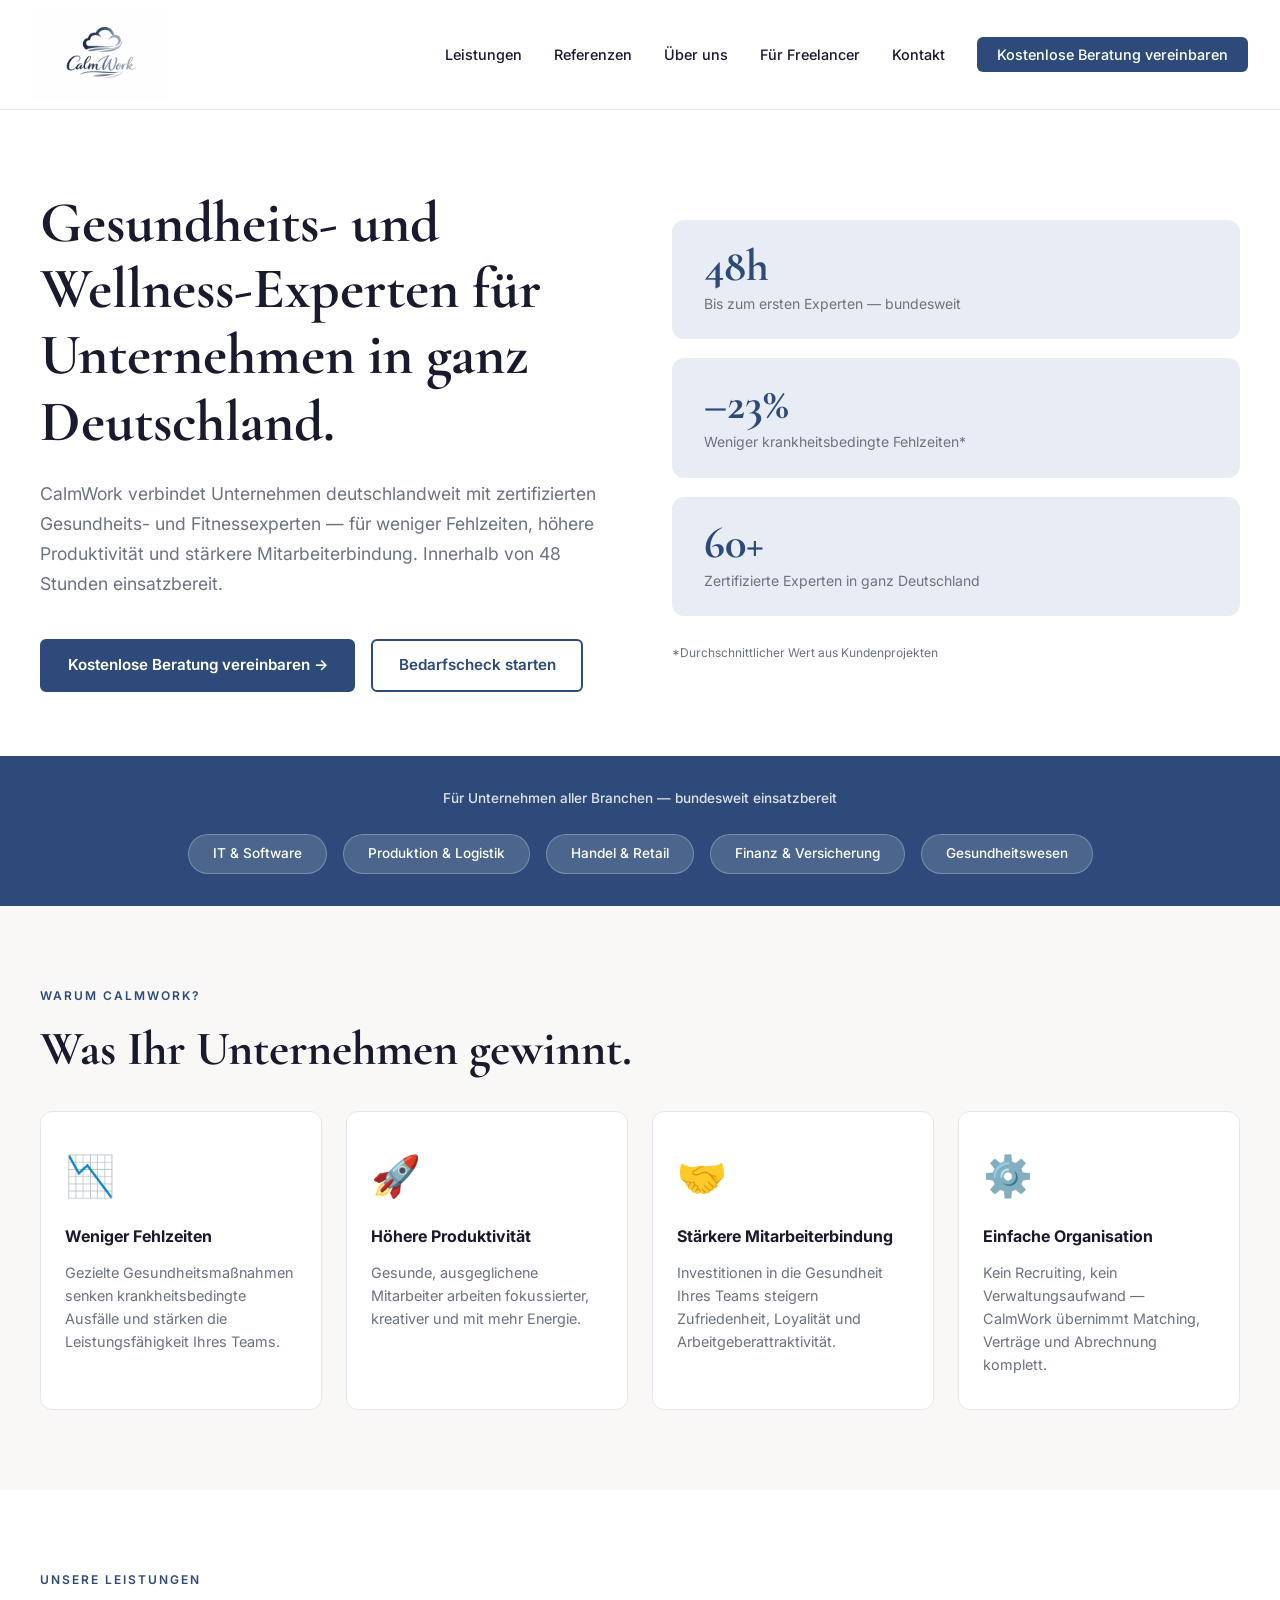
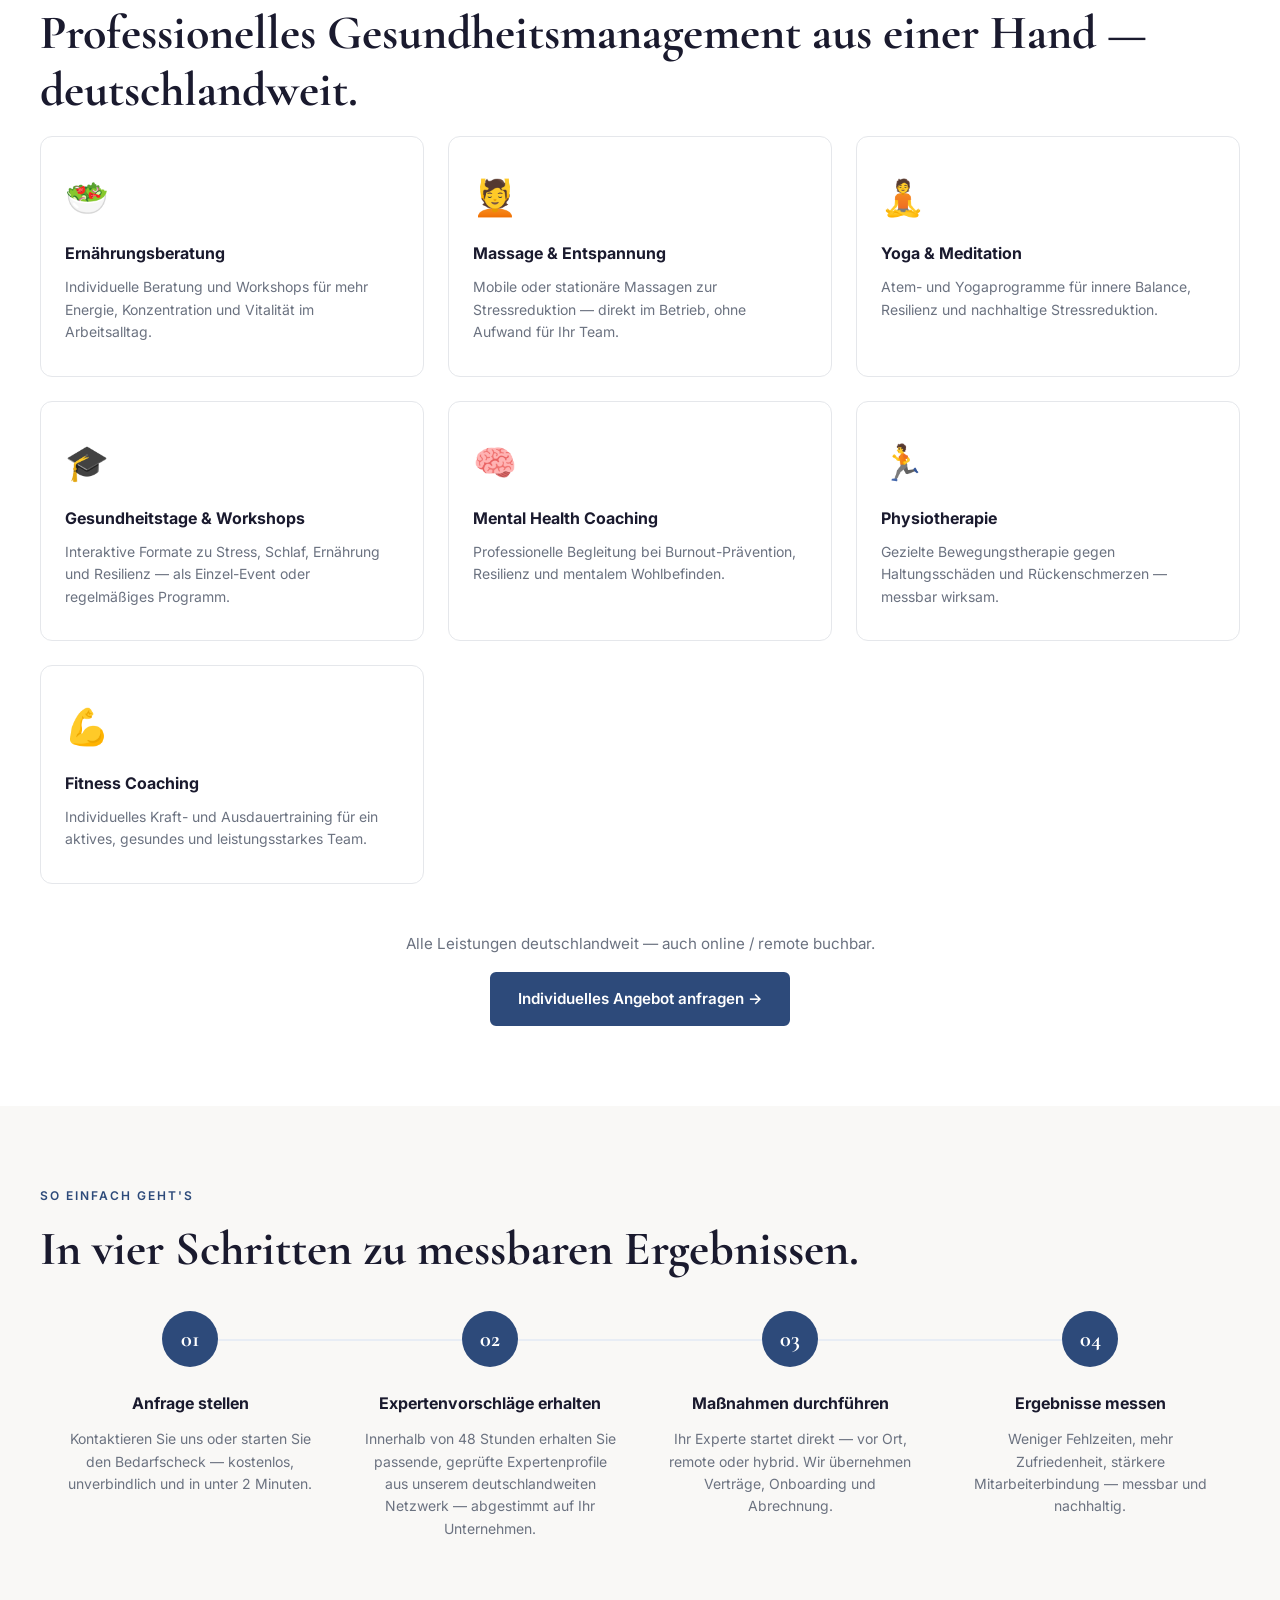
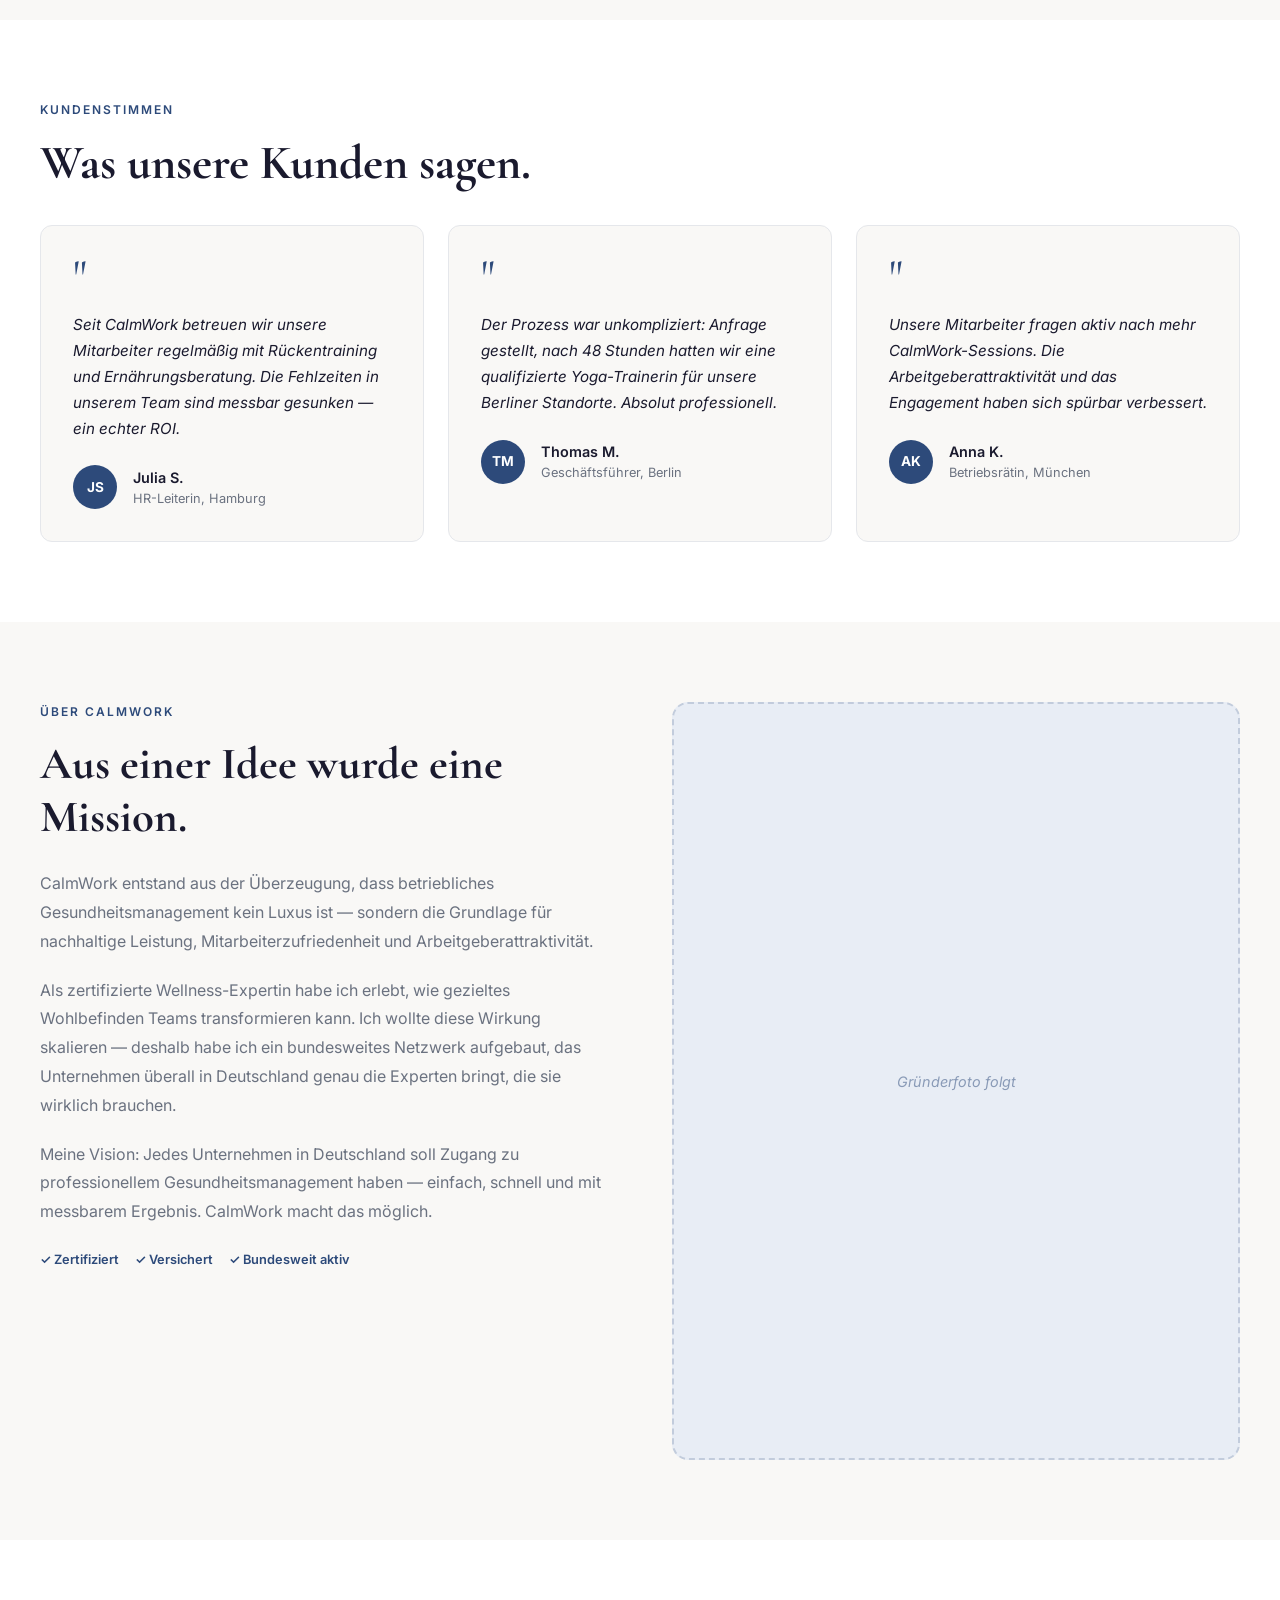
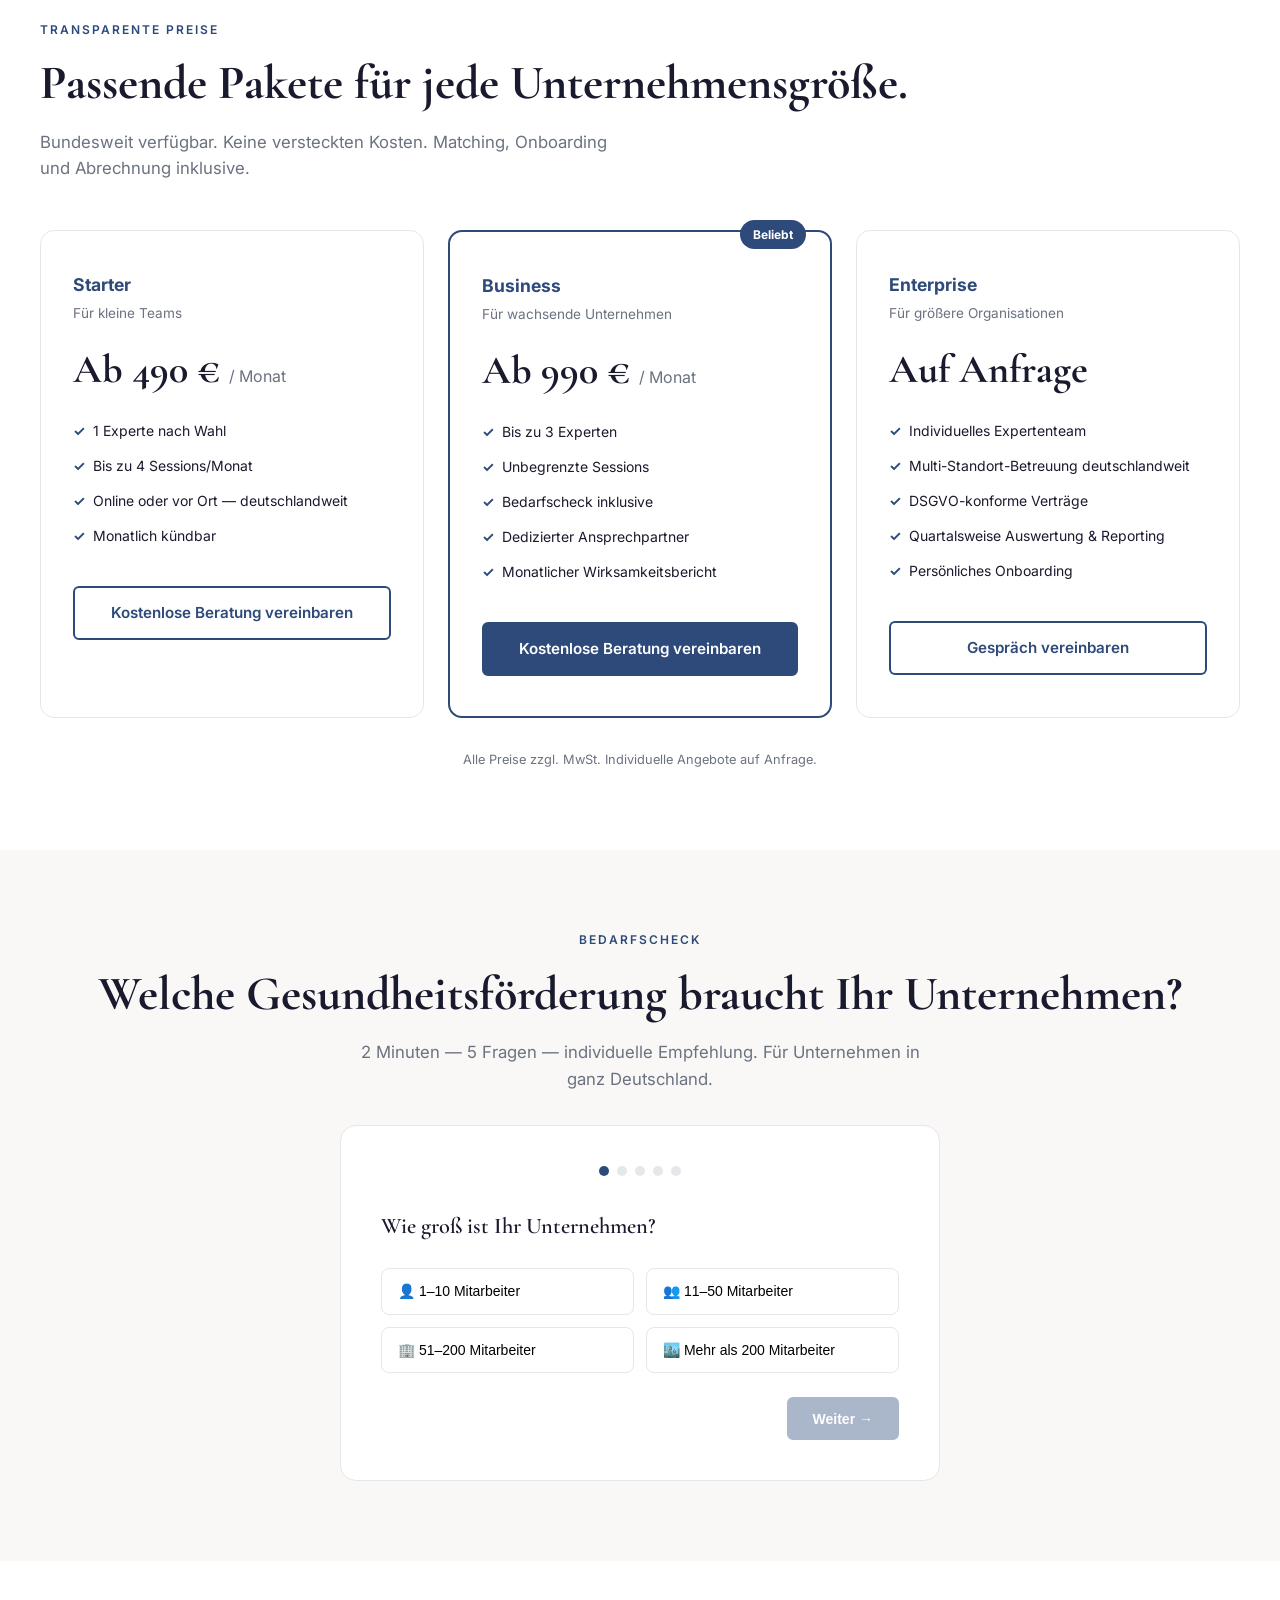
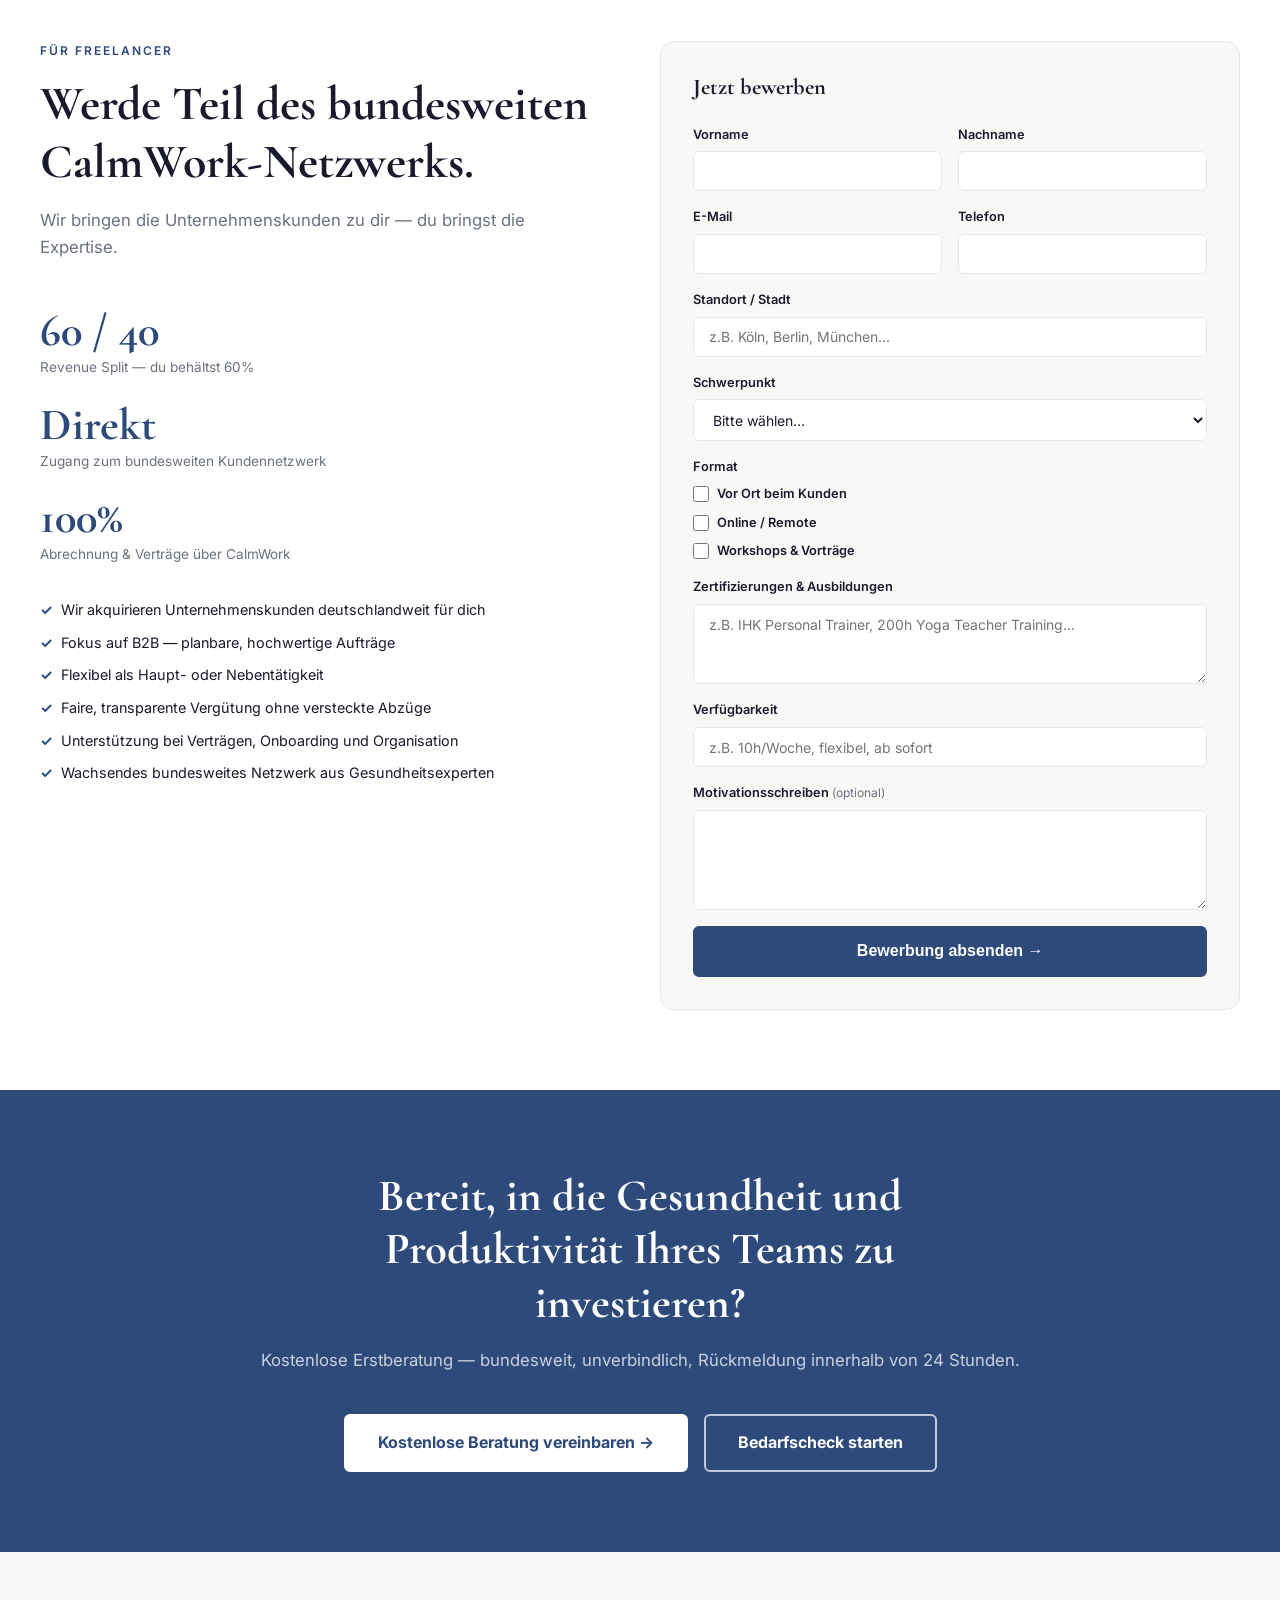
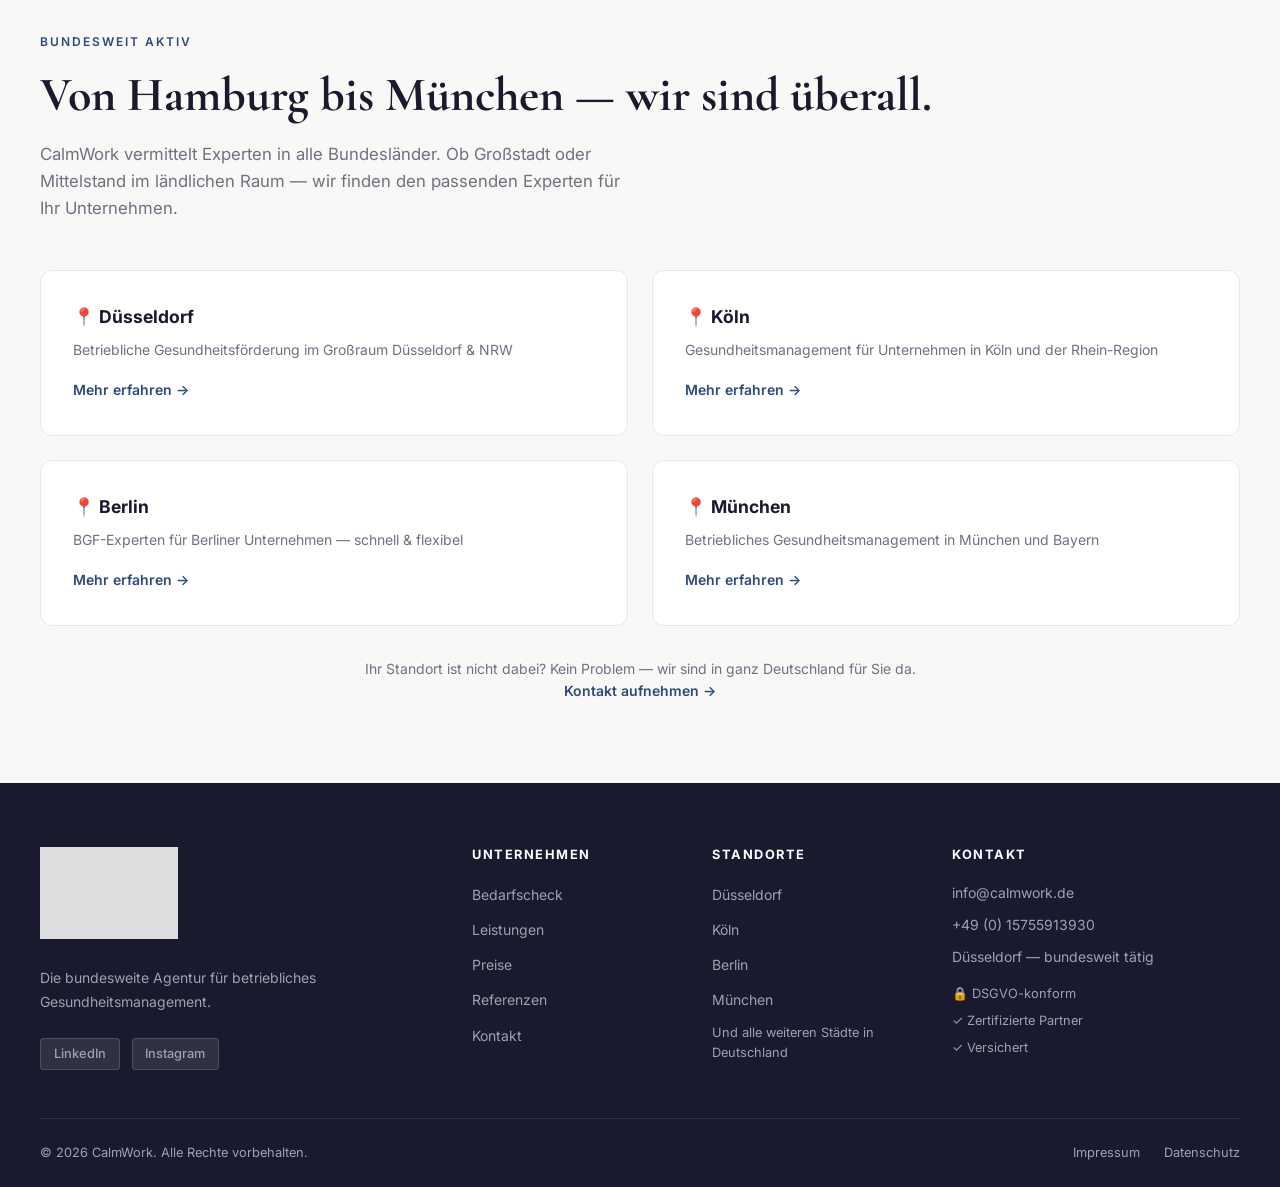
<file: index.html>
<!-- CalmWork Website | Logo: ./logo.png -->
<!DOCTYPE html>
<html lang="de" hreflang="de">
<head>
  <meta charset="UTF-8">
  <meta name="viewport" content="width=device-width, initial-scale=1.0">
  <title>CalmWork – BGF Agentur | Betriebliches Gesundheitsmanagement deutschlandweit</title>
  <meta name="description" content="CalmWork vermittelt zertifizierte Gesundheits- und Fitness-Experten an Unternehmen in ganz Deutschland. Betriebliche Gesundheitsförderung — individuell, flexibel, in 48h.">
  <meta name="keywords" content="betriebliche Gesundheitsförderung Deutschland, BGF Agentur bundesweit, betriebliches Gesundheitsmanagement, BGM Agentur, Gesundheitsförderung Unternehmen, Fitness Coaching Betrieb, Mitarbeiterbindung Gesundheit, Fehlzeitenreduktion">
  <meta property="og:title" content="CalmWork – Betriebliches Gesundheitsmanagement deutschlandweit">
  <meta property="og:description" content="Zertifizierte BGF-Experten für Unternehmen in ganz Deutschland — weniger Fehlzeiten, mehr Produktivität, innerhalb von 48h.">
  <link rel="canonical" href="https://calmwork.de/">
  <link rel="preconnect" href="https://fonts.googleapis.com">
  <link rel="preconnect" href="https://fonts.gstatic.com" crossorigin>
  <link href="https://fonts.googleapis.com/css2?family=Cormorant+Garamond:wght@400;500;600;700&family=Inter:wght@400;500;600;700&display=swap" rel="stylesheet">
  <style>
    :root {
      --bg: #FFFFFF;
      --bg-soft: #F9F8F6;
      --navy: #2d4a7a;
      --navy-dark: #1a1a2e;
      --navy-light: #e8edf5;
      --text: #1a1a2e;
      --text-muted: #6b7280;
      --border: #e5e7eb;
      --footer-bg: #1a1a2e;
      --footer-text: #9ca3af;
    }

    *, *::before, *::after { box-sizing: border-box; margin: 0; padding: 0; }

    html { scroll-behavior: smooth; }

    body {
      font-family: 'Inter', sans-serif;
      color: var(--text);
      background: var(--bg);
      line-height: 1.6;
      overflow-x: hidden;
    }

    h1, h2, h3, h4 { font-family: 'Cormorant Garamond', serif; line-height: 1.2; }

    a { color: inherit; text-decoration: none; }
    a:focus-visible { outline: 2px solid var(--navy); outline-offset: 2px; border-radius: 2px; }

    img { max-width: 100%; height: auto; }
    .nav-logo img { height: 92px; width: auto; }
    .footer-col img { height: 92px; width: auto; }

    /* ── NAV ── */
    nav {
      position: sticky;
      top: 0;
      z-index: 1000;
      background: var(--bg);
      border-bottom: 1px solid var(--border);
      padding: 0 2rem;
      display: flex;
      align-items: center;
      justify-content: space-between;
      height: 110px;
      transition: box-shadow 0.2s ease;
    }

    nav.scrolled { box-shadow: 0 2px 12px rgba(0,0,0,0.08); }

    .nav-logo { display: flex; align-items: center; }
    .nav-logo a { display: flex; align-items: center; }

    .nav-links {
      display: flex;
      align-items: center;
      gap: 2rem;
      list-style: none;
    }

    .nav-links a {
      font-size: 0.9rem;
      font-weight: 500;
      color: var(--text);
      transition: color 0.2s;
    }

    .nav-links a:hover { color: var(--navy); }

    .nav-cta {
      background: var(--navy);
      color: #fff !important;
      padding: 0.55rem 1.25rem;
      border-radius: 6px;
      font-weight: 600;
      font-size: 0.875rem;
      transition: background 0.2s, transform 0.15s;
    }

    .nav-cta:hover { background: var(--navy-dark); transform: translateY(-1px); }

    .hamburger {
      display: none;
      flex-direction: column;
      gap: 5px;
      cursor: pointer;
      background: none;
      border: none;
      padding: 4px;
    }

    .hamburger span {
      display: block;
      width: 24px;
      height: 2px;
      background: var(--text);
      transition: all 0.3s ease;
      transform-origin: center;
    }

    .hamburger.open span:nth-child(1) { transform: rotate(45deg) translate(5px, 5px); }
    .hamburger.open span:nth-child(2) { opacity: 0; }
    .hamburger.open span:nth-child(3) { transform: rotate(-45deg) translate(5px, -5px); }

    .mobile-overlay {
      display: none;
      position: fixed;
      inset: 0;
      background: var(--bg);
      z-index: 999;
      flex-direction: column;
      align-items: center;
      justify-content: center;
      gap: 2rem;
    }

    .mobile-overlay.open { display: flex; }

    .mobile-overlay a {
      font-size: 1.4rem;
      font-weight: 600;
      color: var(--text);
    }

    .mobile-overlay .nav-cta {
      font-size: 1rem;
      padding: 0.75rem 2rem;
    }

    .mobile-close {
      position: absolute;
      top: 1.5rem;
      right: 2rem;
      font-size: 2rem;
      background: none;
      border: none;
      cursor: pointer;
      color: var(--text);
      line-height: 1;
    }

    /* ── SECTION UTILITIES ── */
    section { padding: 5rem 2rem; }

    .container { max-width: 1200px; margin: 0 auto; }

    .section-label {
      font-family: 'Inter', sans-serif;
      font-size: 0.75rem;
      font-weight: 600;
      letter-spacing: 2px;
      text-transform: uppercase;
      color: var(--navy);
      margin-bottom: 1rem;
    }

    .section-heading {
      font-size: clamp(2rem, 4vw, 3rem);
      color: var(--text);
      margin-bottom: 1rem;
    }

    .section-sub {
      font-size: 1.05rem;
      color: var(--text-muted);
      margin-bottom: 3rem;
      max-width: 600px;
    }

    /* ── ANIMATIONS ── */
    .fade-in {
      opacity: 0;
      transform: translateY(24px);
      transition: opacity 0.55s ease, transform 0.55s ease;
    }

    .fade-in.visible { opacity: 1; transform: none; }

    .fade-in:nth-child(2) { transition-delay: 0.1s; }
    .fade-in:nth-child(3) { transition-delay: 0.2s; }
    .fade-in:nth-child(4) { transition-delay: 0.3s; }

    /* ── HERO ── */
    .hero {
      padding: 5rem 2rem 4rem;
      background: var(--bg);
    }

    .hero-inner {
      max-width: 1200px;
      margin: 0 auto;
      display: grid;
      grid-template-columns: 1fr 1fr;
      gap: 4rem;
      align-items: center;
    }

    .hero-headline {
      font-size: clamp(2.4rem, 5vw, 3.6rem);
      color: var(--navy-dark);
      line-height: 1.15;
      margin-bottom: 1.5rem;
    }

    .hero-sub {
      font-size: 1.1rem;
      color: var(--text-muted);
      margin-bottom: 2.5rem;
      line-height: 1.7;
    }

    .hero-ctas { display: flex; gap: 1rem; flex-wrap: wrap; }

    .btn-primary {
      background: var(--navy);
      color: #fff;
      padding: 0.8rem 1.6rem;
      border-radius: 6px;
      font-weight: 600;
      font-size: 0.95rem;
      border: 2px solid var(--navy);
      cursor: pointer;
      transition: background 0.2s, transform 0.15s;
      display: inline-block;
    }

    .btn-primary:hover { background: var(--navy-dark); border-color: var(--navy-dark); transform: translateY(-2px); }

    .btn-outline {
      background: transparent;
      color: var(--navy);
      padding: 0.8rem 1.6rem;
      border-radius: 6px;
      font-weight: 600;
      font-size: 0.95rem;
      border: 2px solid var(--navy);
      cursor: pointer;
      transition: background 0.2s, color 0.2s, transform 0.15s;
      display: inline-block;
    }

    .btn-outline:hover { background: var(--navy); color: #fff; transform: translateY(-2px); }

    .btn-outline:focus-visible, .btn-primary:focus-visible {
      outline: 2px solid var(--navy);
      outline-offset: 3px;
    }

    .hero-stats { display: flex; flex-direction: column; gap: 1.2rem; }

    .stat-card {
      background: var(--navy-light);
      border-radius: 12px;
      padding: 1.5rem 2rem;
    }

    .stat-number {
      font-family: 'Cormorant Garamond', serif;
      font-size: 2.8rem;
      font-weight: 700;
      color: var(--navy);
      line-height: 1;
      margin-bottom: 0.25rem;
    }

    .stat-label { font-size: 0.875rem; color: var(--text-muted); }

    .stat-note {
      font-size: 0.75rem;
      color: var(--text-muted);
      margin-top: 0.5rem;
    }

    /* ── TRUST BAR ── */
    .trust-bar {
      background: var(--navy);
      color: #fff;
      padding: 2rem;
      text-align: center;
    }

    .trust-bar-label {
      font-size: 0.85rem;
      font-weight: 500;
      margin-bottom: 1.5rem;
      opacity: 0.85;
    }

    .trust-logos {
      display: flex;
      justify-content: center;
      gap: 1rem;
      flex-wrap: wrap;
    }

    .trust-logo-badge {
      background: rgba(255,255,255,0.15);
      border: 1px solid rgba(255,255,255,0.25);
      border-radius: 999px;
      padding: 0.5rem 1.5rem;
      font-size: 0.85rem;
      font-weight: 500;
    }

    /* ── OUTCOMES ── */
    .outcomes { background: var(--bg-soft); }

    .outcomes-grid {
      display: grid;
      grid-template-columns: repeat(4, 1fr);
      gap: 1.5rem;
      margin-top: 2rem;
    }

    .outcome-card {
      background: var(--bg);
      border: 1px solid var(--border);
      border-radius: 12px;
      padding: 2rem 1.5rem;
    }

    .outcome-icon { font-size: 2.5rem; margin-bottom: 1rem; }

    .outcome-title {
      font-family: 'Inter', sans-serif;
      font-weight: 700;
      font-size: 1rem;
      margin-bottom: 0.75rem;
      color: var(--text);
    }

    .outcome-desc { font-size: 0.9rem; color: var(--text-muted); line-height: 1.6; }

    /* ── LEISTUNGEN ── */
    .leistungen { background: var(--bg); }

    .services-grid {
      display: grid;
      grid-template-columns: repeat(3, 1fr);
      gap: 1.5rem;
    }

    .service-card {
      background: var(--bg);
      border: 1px solid var(--border);
      border-radius: 12px;
      padding: 2rem 1.5rem;
      transition: border-color 0.2s ease, transform 0.2s ease, box-shadow 0.2s ease;
      cursor: default;
    }

    .service-card:hover {
      border-color: var(--navy);
      transform: translateY(-2px);
      box-shadow: 0 8px 24px rgba(45,74,122,0.1);
    }

    .service-icon { font-size: 2.2rem; margin-bottom: 1rem; }

    .service-title {
      font-family: 'Inter', sans-serif;
      font-weight: 700;
      font-size: 1rem;
      margin-bottom: 0.6rem;
    }

    .service-desc { font-size: 0.875rem; color: var(--text-muted); line-height: 1.6; }

    .services-cta {
      text-align: center;
      margin-top: 3rem;
    }

    .services-cta p {
      font-size: 0.95rem;
      color: var(--text-muted);
      margin-bottom: 1rem;
    }

    /* ── HOW IT WORKS ── */
    .how-it-works { background: var(--bg-soft); }

    .steps-grid {
      display: grid;
      grid-template-columns: repeat(4, 1fr);
      gap: 0;
      margin-top: 2rem;
      position: relative;
    }

    .steps-grid::before {
      content: '';
      position: absolute;
      top: 28px;
      left: calc(12.5% + 28px);
      right: calc(12.5% + 28px);
      height: 2px;
      background: var(--navy-light);
      z-index: 0;
    }

    .step {
      padding: 0 1.5rem;
      text-align: center;
      position: relative;
      z-index: 1;
    }

    .step-number {
      width: 56px;
      height: 56px;
      border-radius: 50%;
      background: var(--navy);
      color: #fff;
      font-family: 'Cormorant Garamond', serif;
      font-size: 1.4rem;
      font-weight: 700;
      display: flex;
      align-items: center;
      justify-content: center;
      margin: 0 auto 1.5rem;
    }

    .step-title {
      font-family: 'Inter', sans-serif;
      font-weight: 700;
      font-size: 1rem;
      margin-bottom: 0.75rem;
    }

    .step-desc { font-size: 0.875rem; color: var(--text-muted); line-height: 1.6; }

    /* ── REFERENZEN ── */
    .referenzen { background: var(--bg); }

    .testimonials-grid {
      display: grid;
      grid-template-columns: repeat(3, 1fr);
      gap: 1.5rem;
      margin-top: 2rem;
    }

    .testimonial-card {
      background: var(--bg-soft);
      border: 1px solid var(--border);
      border-radius: 12px;
      padding: 2rem;
    }

    .quote-mark {
      font-family: 'Cormorant Garamond', serif;
      font-size: 3rem;
      color: var(--navy);
      line-height: 0.8;
      margin-bottom: 1rem;
    }

    .quote-text {
      font-size: 0.95rem;
      color: var(--text);
      line-height: 1.7;
      margin-bottom: 1.5rem;
      font-style: italic;
    }

    .testimonial-author {
      display: flex;
      align-items: center;
      gap: 1rem;
    }

    .avatar {
      width: 44px;
      height: 44px;
      border-radius: 50%;
      background: var(--navy);
      color: #fff;
      font-weight: 700;
      font-size: 0.85rem;
      display: flex;
      align-items: center;
      justify-content: center;
      flex-shrink: 0;
    }

    .author-name { font-weight: 600; font-size: 0.9rem; }
    .author-title { font-size: 0.8rem; color: var(--text-muted); }

    /* ── ABOUT ── */
    .about { background: var(--bg-soft); }

    .about-inner {
      max-width: 1200px;
      margin: 0 auto;
      display: grid;
      grid-template-columns: 1fr 1fr;
      gap: 4rem;
      align-items: start;
    }

    .about-heading {
      font-size: clamp(2rem, 4vw, 2.8rem);
      color: var(--text);
      margin-bottom: 1.5rem;
    }

    .about-text {
      font-size: 1rem;
      color: var(--text-muted);
      line-height: 1.8;
      margin-bottom: 1.25rem;
    }

    .trust-badges {
      display: flex;
      gap: 1rem;
      flex-wrap: wrap;
      margin-top: 1.5rem;
    }

    .trust-badge {
      font-size: 0.8rem;
      font-weight: 600;
      color: var(--navy);
      display: flex;
      align-items: center;
      gap: 0.3rem;
    }

    .founder-photo {
      background: var(--navy-light);
      border-radius: 16px;
      aspect-ratio: 3/4;
      display: flex;
      align-items: center;
      justify-content: center;
      border: 2px dashed rgba(45,74,122,0.2);
    }

    .founder-photo-placeholder {
      color: var(--navy);
      opacity: 0.5;
      font-style: italic;
      font-size: 0.9rem;
      text-align: center;
      padding: 2rem;
    }

    /* ── PRICING ── */
    .pricing { background: var(--bg); }

    .pricing-grid {
      display: grid;
      grid-template-columns: repeat(3, 1fr);
      gap: 1.5rem;
      margin-top: 2rem;
    }

    .pricing-card {
      border: 1px solid var(--border);
      border-radius: 14px;
      padding: 2.5rem 2rem;
      position: relative;
    }

    .pricing-card.featured {
      border: 2px solid var(--navy);
    }

    .pricing-badge {
      position: absolute;
      top: -12px;
      right: 1.5rem;
      background: var(--navy);
      color: #fff;
      font-size: 0.75rem;
      font-weight: 700;
      padding: 0.3rem 0.8rem;
      border-radius: 20px;
    }

    .pricing-tier {
      font-family: 'Inter', sans-serif;
      font-weight: 700;
      font-size: 1.1rem;
      color: var(--navy);
      margin-bottom: 0.25rem;
    }

    .pricing-tagline {
      font-size: 0.85rem;
      color: var(--text-muted);
      margin-bottom: 1.5rem;
    }

    .pricing-price {
      font-family: 'Cormorant Garamond', serif;
      font-size: 2.5rem;
      font-weight: 700;
      color: var(--text);
      margin-bottom: 1.5rem;
      line-height: 1;
    }

    .pricing-price span {
      font-size: 1rem;
      font-family: 'Inter', sans-serif;
      font-weight: 400;
      color: var(--text-muted);
    }

    .pricing-features {
      list-style: none;
      margin-bottom: 2rem;
    }

    .pricing-features li {
      font-size: 0.875rem;
      color: var(--text);
      padding: 0.4rem 0;
      display: flex;
      align-items: flex-start;
      gap: 0.5rem;
    }

    .pricing-features li::before {
      content: '✓';
      color: var(--navy);
      font-weight: 700;
      flex-shrink: 0;
    }

    .pricing-note {
      text-align: center;
      font-size: 0.8rem;
      color: var(--text-muted);
      margin-top: 2rem;
    }

    /* ── QUIZ ── */
    .quiz-section { background: var(--bg-soft); }

    .quiz-card {
      background: var(--bg);
      border: 1px solid var(--border);
      border-radius: 16px;
      max-width: 600px;
      margin: 2rem auto 0;
      padding: 2.5rem;
    }

    .quiz-progress {
      display: flex;
      gap: 0.5rem;
      margin-bottom: 2rem;
      justify-content: center;
    }

    .quiz-dot {
      width: 10px;
      height: 10px;
      border-radius: 50%;
      background: var(--border);
      transition: background 0.2s;
    }

    .quiz-dot.active { background: var(--navy); }
    .quiz-dot.done { background: #8fa8c8; }

    .quiz-question {
      font-family: 'Cormorant Garamond', serif;
      font-size: 1.4rem;
      font-weight: 600;
      margin-bottom: 1.5rem;
      color: var(--text);
    }

    .quiz-options { display: grid; grid-template-columns: 1fr 1fr; gap: 0.75rem; }

    .quiz-option {
      border: 1.5px solid var(--border);
      border-radius: 8px;
      padding: 0.9rem 1rem;
      cursor: pointer;
      font-size: 0.875rem;
      font-weight: 500;
      transition: border-color 0.2s, background 0.2s;
      background: var(--bg);
      text-align: left;
      display: flex;
      align-items: center;
      gap: 0.5rem;
    }

    .quiz-option:hover { border-color: var(--navy); background: var(--navy-light); }
    .quiz-option.selected { border-color: var(--navy); background: var(--navy-light); }
    .quiz-option:focus-visible { outline: 2px solid var(--navy); outline-offset: 2px; }

    .quiz-nav {
      display: flex;
      justify-content: space-between;
      margin-top: 1.5rem;
      gap: 1rem;
    }

    .quiz-btn {
      padding: 0.7rem 1.5rem;
      border-radius: 6px;
      font-weight: 600;
      font-size: 0.875rem;
      cursor: pointer;
      transition: all 0.2s;
      border: 2px solid var(--navy);
    }

    .quiz-btn-next {
      background: var(--navy);
      color: #fff;
      margin-left: auto;
    }

    .quiz-btn-next:disabled { opacity: 0.4; cursor: not-allowed; }

    .quiz-btn-back {
      background: transparent;
      color: var(--navy);
    }

    .quiz-btn-back:hover { background: var(--navy-light); }
    .quiz-btn-next:not(:disabled):hover { background: var(--navy-dark); border-color: var(--navy-dark); }
    .quiz-btn:focus-visible { outline: 2px solid var(--navy); outline-offset: 3px; }

    .quiz-result { display: none; text-align: center; }
    .quiz-result.visible { display: block; }

    .quiz-result-icon { font-size: 3rem; margin-bottom: 1rem; }

    .quiz-result-title {
      font-family: 'Cormorant Garamond', serif;
      font-size: 1.8rem;
      color: var(--navy);
      margin-bottom: 0.75rem;
    }

    .quiz-result-desc { font-size: 0.95rem; color: var(--text-muted); margin-bottom: 1.5rem; line-height: 1.7; }

    .quiz-tags {
      display: flex;
      flex-wrap: wrap;
      gap: 0.5rem;
      justify-content: center;
      margin-bottom: 2rem;
    }

    .quiz-tag {
      background: var(--navy);
      color: #fff;
      border-radius: 20px;
      padding: 0.3rem 0.9rem;
      font-size: 0.8rem;
      font-weight: 500;
    }

    .quiz-result-ctas { display: flex; gap: 1rem; justify-content: center; flex-wrap: wrap; }

    .quiz-step { display: none; animation: fadeQ 0.2s ease; }
    .quiz-step.active { display: block; }
    @keyframes fadeQ { from { opacity: 0; } to { opacity: 1; } }

    /* ── FREELANCER ── */
    .freelancer { background: var(--bg); }

    .freelancer-inner {
      max-width: 1200px;
      margin: 0 auto;
      display: grid;
      grid-template-columns: 1fr 1fr;
      gap: 4rem;
      align-items: start;
    }

    .freelancer-stats {
      display: flex;
      flex-direction: column;
      gap: 1.5rem;
      margin: 2rem 0;
    }

    .freelancer-stat-number {
      font-family: 'Cormorant Garamond', serif;
      font-size: 2.8rem;
      font-weight: 700;
      color: var(--navy);
      line-height: 1;
    }

    .freelancer-stat-label { font-size: 0.85rem; color: var(--text-muted); margin-top: 0.2rem; }

    .freelancer-bullets { list-style: none; display: flex; flex-direction: column; gap: 0.6rem; }

    .freelancer-bullets li { font-size: 0.9rem; color: var(--text); display: flex; align-items: flex-start; gap: 0.5rem; }

    .freelancer-bullets li::before { content: '✓'; color: var(--navy); font-weight: 700; flex-shrink: 0; }

    .apply-form {
      background: var(--bg-soft);
      border: 1px solid var(--border);
      border-radius: 14px;
      padding: 2rem;
    }

    .apply-form h3 {
      font-size: 1.4rem;
      margin-bottom: 1.5rem;
    }

    .form-row { display: grid; grid-template-columns: 1fr 1fr; gap: 1rem; }

    .form-group { display: flex; flex-direction: column; gap: 0.4rem; margin-bottom: 1rem; }

    .form-group label { font-size: 0.8rem; font-weight: 600; color: var(--text); }

    .form-group input,
    .form-group select,
    .form-group textarea {
      border: 1.5px solid var(--border);
      border-radius: 6px;
      padding: 0.65rem 0.9rem;
      font-size: 0.875rem;
      font-family: 'Inter', sans-serif;
      background: var(--bg);
      color: var(--text);
      transition: border-color 0.2s;
    }

    .form-group input:focus,
    .form-group select:focus,
    .form-group textarea:focus {
      border-color: var(--navy);
      outline: none;
    }

    .form-group textarea { min-height: 80px; resize: vertical; }

    .checkboxes { display: flex; flex-direction: column; gap: 0.5rem; }

    .checkbox-label {
      display: flex;
      align-items: center;
      gap: 0.5rem;
      font-size: 0.875rem;
      cursor: pointer;
    }

    .checkbox-label input[type="checkbox"] { accent-color: var(--navy); width: 16px; height: 16px; }

    .optional-tag { font-size: 0.75rem; color: var(--text-muted); font-weight: 400; }

    .apply-success {
      display: none;
      text-align: center;
      padding: 2rem;
    }

    .apply-success.visible { display: block; }
    .apply-success-icon { font-size: 3rem; margin-bottom: 1rem; }
    .apply-success h3 { font-size: 1.5rem; margin-bottom: 0.75rem; }
    .apply-success p { font-size: 0.95rem; color: var(--text-muted); line-height: 1.7; }

    /* ── FINAL CTA ── */
    .final-cta {
      background: var(--navy);
      padding: 5rem 2rem;
      text-align: center;
    }

    .final-cta-heading {
      font-size: clamp(2rem, 4vw, 2.8rem);
      color: #fff;
      margin-bottom: 1rem;
      max-width: 700px;
      margin-left: auto;
      margin-right: auto;
    }

    .final-cta-sub {
      font-size: 1.05rem;
      color: rgba(255,255,255,0.75);
      margin-bottom: 2.5rem;
    }

    .final-cta-btns { display: flex; gap: 1rem; justify-content: center; flex-wrap: wrap; }

    .btn-white {
      background: #fff;
      color: var(--navy);
      padding: 0.9rem 2rem;
      border-radius: 6px;
      font-weight: 700;
      font-size: 1rem;
      border: 2px solid #fff;
      transition: all 0.2s;
      display: inline-block;
    }

    .btn-white:hover { background: transparent; color: #fff; transform: translateY(-2px); }
    .btn-white:focus-visible { outline: 2px solid #fff; outline-offset: 3px; }

    .btn-white-outline {
      background: transparent;
      color: #fff;
      padding: 0.9rem 2rem;
      border-radius: 6px;
      font-weight: 700;
      font-size: 1rem;
      border: 2px solid rgba(255,255,255,0.7);
      transition: all 0.2s;
      display: inline-block;
    }

    .btn-white-outline:hover { background: rgba(255,255,255,0.1); transform: translateY(-2px); }
    .btn-white-outline:focus-visible { outline: 2px solid #fff; outline-offset: 3px; }

    /* ── CITY CARDS ── */
    .cities { background: var(--bg-soft); }

    .cities-grid {
      display: grid;
      grid-template-columns: repeat(2, 1fr);
      gap: 1.5rem;
      margin-top: 2rem;
    }

    .city-card {
      background: var(--bg);
      border: 1px solid var(--border);
      border-radius: 12px;
      padding: 2rem;
      transition: transform 0.2s, box-shadow 0.2s, border-color 0.2s;
    }

    .city-card:hover {
      transform: translateY(-3px);
      box-shadow: 0 8px 24px rgba(45,74,122,0.1);
      border-color: var(--navy);
    }

    .city-name {
      font-family: 'Inter', sans-serif;
      font-weight: 700;
      font-size: 1.1rem;
      margin-bottom: 0.5rem;
    }

    .city-desc { font-size: 0.875rem; color: var(--text-muted); margin-bottom: 1rem; }

    .city-link { font-size: 0.875rem; font-weight: 600; color: var(--navy); }
    .city-link:hover { text-decoration: underline; }

    .cities-note { text-align: center; margin-top: 2rem; font-size: 0.875rem; color: var(--text-muted); }
    .cities-note a { color: var(--navy); font-weight: 600; }

    /* ── FOOTER ── */
    footer {
      background: var(--footer-bg);
      color: var(--footer-text);
      padding: 4rem 2rem 0;
    }

    .footer-inner {
      max-width: 1200px;
      margin: 0 auto;
      display: grid;
      grid-template-columns: 2fr 1fr 1fr 1.5fr;
      gap: 3rem;
      padding-bottom: 3rem;
    }

    .footer-brand-desc {
      font-size: 0.875rem;
      line-height: 1.7;
      margin: 1.25rem 0 1.5rem;
    }

    .footer-socials { display: flex; gap: 0.75rem; flex-wrap: wrap; }

    .footer-social-badge {
      background: rgba(255,255,255,0.1);
      border: 1px solid rgba(255,255,255,0.15);
      border-radius: 4px;
      padding: 0.3rem 0.8rem;
      font-size: 0.8rem;
      font-weight: 500;
      color: var(--footer-text);
      transition: background 0.2s;
    }

    .footer-social-badge:hover { background: rgba(255,255,255,0.18); }

    .footer-col h4 {
      font-family: 'Inter', sans-serif;
      font-size: 0.8rem;
      font-weight: 700;
      letter-spacing: 1.5px;
      text-transform: uppercase;
      color: #fff;
      margin-bottom: 1.25rem;
    }

    .footer-links { list-style: none; display: flex; flex-direction: column; gap: 0.6rem; }

    .footer-links a {
      font-size: 0.875rem;
      color: var(--footer-text);
      transition: color 0.2s;
    }

    .footer-links a:hover { color: #fff; }

    .footer-contact-item {
      display: flex;
      gap: 0.5rem;
      font-size: 0.875rem;
      margin-bottom: 0.6rem;
    }

    .footer-contact-item a {
      color: var(--footer-text);
      transition: color 0.2s;
    }

    .footer-contact-item a:hover { color: #fff; }

    .footer-trust { display: flex; flex-direction: column; gap: 0.4rem; margin-top: 1rem; }

    .footer-trust-item { font-size: 0.8rem; display: flex; align-items: center; gap: 0.3rem; }

    .footer-bottom {
      border-top: 1px solid rgba(255,255,255,0.1);
      padding: 1.5rem 0;
      max-width: 1200px;
      margin: 0 auto;
      display: flex;
      justify-content: space-between;
      align-items: center;
      font-size: 0.8rem;
    }

    .footer-bottom-links { display: flex; gap: 1.5rem; }

    .footer-bottom a {
      color: var(--footer-text);
      transition: color 0.2s;
    }

    .footer-bottom a:hover { color: #fff; }

    /* ── RESPONSIVE ── */
    @media (max-width: 1024px) {
      .outcomes-grid { grid-template-columns: repeat(2, 1fr); }
      .services-grid { grid-template-columns: repeat(2, 1fr); }
      .steps-grid { grid-template-columns: repeat(2, 1fr); }
      .steps-grid::before { display: none; }
      .pricing-grid { grid-template-columns: repeat(2, 1fr); }
      .footer-inner { grid-template-columns: 1fr 1fr; gap: 2rem; }
    }

    @media (max-width: 768px) {
      nav { padding: 0 1rem; }
      .nav-links, .nav-cta-wrap { display: none; }
      .hamburger { display: flex; }

      section { padding: 3.5rem 1.25rem; }

      .hero { padding: 3rem 1.25rem; }
      .hero-inner { grid-template-columns: 1fr; gap: 2.5rem; }

      .outcomes-grid { grid-template-columns: 1fr; }
      .services-grid { grid-template-columns: 1fr; }
      .steps-grid { grid-template-columns: 1fr; gap: 2rem; }
      .testimonials-grid { grid-template-columns: 1fr; }
      .about-inner { grid-template-columns: 1fr; }
      .pricing-grid { grid-template-columns: 1fr; }
      .freelancer-inner { grid-template-columns: 1fr; }
      .cities-grid { grid-template-columns: 1fr; }
      .footer-inner { grid-template-columns: 1fr; gap: 2rem; }
      .footer-bottom { flex-direction: column; gap: 1rem; text-align: center; }

      .quiz-options { grid-template-columns: 1fr; }
      .form-row { grid-template-columns: 1fr; }
    }
  </style>
</head>
<body>

<!-- ── NAV ── -->
<nav id="main-nav" role="navigation" aria-label="Hauptnavigation">
  <div class="nav-logo">
    <a href="index.html" aria-label="CalmWork Startseite">
      <img src="./logo.png" height="10" alt="CalmWork">
    </a>
  </div>
  <ul class="nav-links">
    <li><a href="#leistungen">Leistungen</a></li>
    <li><a href="#referenzen">Referenzen</a></li>
    <li><a href="#about">Über uns</a></li>
    <li><a href="#freelancer">Für Freelancer</a></li>
    <li><a href="mailto:info@calmwork.de">Kontakt</a></li>
    <li class="nav-cta-wrap"><a href="mailto:info@calmwork.de" class="nav-cta">Kostenlose Beratung vereinbaren</a></li>
  </ul>
  <button class="hamburger" id="hamburger" aria-label="Menü öffnen" aria-expanded="false">
    <span></span><span></span><span></span>
  </button>
</nav>

<div class="mobile-overlay" id="mobile-overlay" role="dialog" aria-label="Mobilmenü">
  <button class="mobile-close" id="mobile-close" aria-label="Menü schließen">×</button>
  <a href="#leistungen">Leistungen</a>
  <a href="#referenzen">Referenzen</a>
  <a href="#about">Über uns</a>
  <a href="#freelancer">Für Freelancer</a>
  <a href="mailto:info@calmwork.de">Kontakt</a>
  <a href="mailto:info@calmwork.de" class="nav-cta">Kostenlose Beratung vereinbaren</a>
</div>

<main>

<!-- ── HERO ── -->
<section class="hero">
  <div class="hero-inner">
    <div class="hero-text fade-in">
      <h1 class="hero-headline">Gesundheits- und Wellness-Experten für Unternehmen in ganz Deutschland.</h1>
      <p class="hero-sub">CalmWork verbindet Unternehmen deutschlandweit mit zertifizierten Gesundheits- und Fitnessexperten — für weniger Fehlzeiten, höhere Produktivität und stärkere Mitarbeiterbindung. Innerhalb von 48 Stunden einsatzbereit.</p>
      <div class="hero-ctas">
        <a href="mailto:info@calmwork.de" class="btn-primary">Kostenlose Beratung vereinbaren →</a>
        <a href="#quiz" class="btn-outline">Bedarfscheck starten</a>
      </div>
    </div>
    <div class="hero-stats fade-in">
      <div class="stat-card">
        <div class="stat-number" data-target="48" data-suffix="h">0h</div>
        <div class="stat-label">Bis zum ersten Experten — bundesweit</div>
      </div>
      <div class="stat-card">
        <div class="stat-number" data-target="23" data-prefix="–" data-suffix="%">–0%</div>
        <div class="stat-label">Weniger krankheitsbedingte Fehlzeiten*</div>
      </div>
      <div class="stat-card">
        <div class="stat-number" data-target="60" data-suffix="+">0+</div>
        <div class="stat-label">Zertifizierte Experten in ganz Deutschland</div>
      </div>
      <p class="stat-note">*Durchschnittlicher Wert aus Kundenprojekten</p>
    </div>
  </div>
</section>

<!-- ── TRUST BAR ── -->
<div class="trust-bar fade-in">
  <p class="trust-bar-label">Für Unternehmen aller Branchen — bundesweit einsatzbereit</p>
  <div class="trust-logos">
    <div class="trust-logo-badge">IT &amp; Software</div>
    <div class="trust-logo-badge">Produktion &amp; Logistik</div>
    <div class="trust-logo-badge">Handel &amp; Retail</div>
    <div class="trust-logo-badge">Finanz &amp; Versicherung</div>
    <div class="trust-logo-badge">Gesundheitswesen</div>
  </div>
</div>

<!-- ── OUTCOMES ── -->
<section class="outcomes">
  <div class="container">
    <p class="section-label">Warum CalmWork?</p>
    <h2 class="section-heading">Was Ihr Unternehmen gewinnt.</h2>
    <div class="outcomes-grid">
      <div class="outcome-card fade-in">
        <div class="outcome-icon">📉</div>
        <div class="outcome-title">Weniger Fehlzeiten</div>
        <p class="outcome-desc">Gezielte Gesundheitsmaßnahmen senken krankheitsbedingte Ausfälle und stärken die Leistungsfähigkeit Ihres Teams.</p>
      </div>
      <div class="outcome-card fade-in">
        <div class="outcome-icon">🚀</div>
        <div class="outcome-title">Höhere Produktivität</div>
        <p class="outcome-desc">Gesunde, ausgeglichene Mitarbeiter arbeiten fokussierter, kreativer und mit mehr Energie.</p>
      </div>
      <div class="outcome-card fade-in">
        <div class="outcome-icon">🤝</div>
        <div class="outcome-title">Stärkere Mitarbeiterbindung</div>
        <p class="outcome-desc">Investitionen in die Gesundheit Ihres Teams steigern Zufriedenheit, Loyalität und Arbeitgeberattraktivität.</p>
      </div>
      <div class="outcome-card fade-in">
        <div class="outcome-icon">⚙️</div>
        <div class="outcome-title">Einfache Organisation</div>
        <p class="outcome-desc">Kein Recruiting, kein Verwaltungsaufwand — CalmWork übernimmt Matching, Verträge und Abrechnung komplett.</p>
      </div>
    </div>
  </div>
</section>

<!-- ── LEISTUNGEN ── -->
<section class="leistungen" id="leistungen">
  <div class="container">
    <p class="section-label">Unsere Leistungen</p>
    <h2 class="section-heading">Professionelles Gesundheitsmanagement aus einer Hand — deutschlandweit.</h2>
    <div class="services-grid">
      <div class="service-card fade-in">
        <div class="service-icon">🥗</div>
        <div class="service-title">Ernährungsberatung</div>
        <p class="service-desc">Individuelle Beratung und Workshops für mehr Energie, Konzentration und Vitalität im Arbeitsalltag.</p>
      </div>
      <div class="service-card fade-in">
        <div class="service-icon">💆</div>
        <div class="service-title">Massage &amp; Entspannung</div>
        <p class="service-desc">Mobile oder stationäre Massagen zur Stressreduktion — direkt im Betrieb, ohne Aufwand für Ihr Team.</p>
      </div>
      <div class="service-card fade-in">
        <div class="service-icon">🧘</div>
        <div class="service-title">Yoga &amp; Meditation</div>
        <p class="service-desc">Atem- und Yogaprogramme für innere Balance, Resilienz und nachhaltige Stressreduktion.</p>
      </div>
      <div class="service-card fade-in">
        <div class="service-icon">🎓</div>
        <div class="service-title">Gesundheitstage &amp; Workshops</div>
        <p class="service-desc">Interaktive Formate zu Stress, Schlaf, Ernährung und Resilienz — als Einzel-Event oder regelmäßiges Programm.</p>
      </div>
      <div class="service-card fade-in">
        <div class="service-icon">🧠</div>
        <div class="service-title">Mental Health Coaching</div>
        <p class="service-desc">Professionelle Begleitung bei Burnout-Prävention, Resilienz und mentalem Wohlbefinden.</p>
      </div>
      <div class="service-card fade-in">
        <div class="service-icon">🏃</div>
        <div class="service-title">Physiotherapie</div>
        <p class="service-desc">Gezielte Bewegungstherapie gegen Haltungsschäden und Rückenschmerzen — messbar wirksam.</p>
      </div>
      <div class="service-card fade-in">
        <div class="service-icon">💪</div>
        <div class="service-title">Fitness Coaching</div>
        <p class="service-desc">Individuelles Kraft- und Ausdauertraining für ein aktives, gesundes und leistungsstarkes Team.</p>
      </div>
    </div>
    <div class="services-cta">
      <p>Alle Leistungen deutschlandweit — auch online / remote buchbar.</p>
      <a href="mailto:info@calmwork.de" class="btn-primary">Individuelles Angebot anfragen →</a>
    </div>
  </div>
</section>

<!-- ── HOW IT WORKS ── -->
<section class="how-it-works">
  <div class="container">
    <p class="section-label">So einfach geht's</p>
    <h2 class="section-heading">In vier Schritten zu messbaren Ergebnissen.</h2>
    <div class="steps-grid">
      <div class="step fade-in">
        <div class="step-number">01</div>
        <div class="step-title">Anfrage stellen</div>
        <p class="step-desc">Kontaktieren Sie uns oder starten Sie den Bedarfscheck — kostenlos, unverbindlich und in unter 2 Minuten.</p>
      </div>
      <div class="step fade-in">
        <div class="step-number">02</div>
        <div class="step-title">Expertenvorschläge erhalten</div>
        <p class="step-desc">Innerhalb von 48 Stunden erhalten Sie passende, geprüfte Expertenprofile aus unserem deutschlandweiten Netzwerk — abgestimmt auf Ihr Unternehmen.</p>
      </div>
      <div class="step fade-in">
        <div class="step-number">03</div>
        <div class="step-title">Maßnahmen durchführen</div>
        <p class="step-desc">Ihr Experte startet direkt — vor Ort, remote oder hybrid. Wir übernehmen Verträge, Onboarding und Abrechnung.</p>
      </div>
      <div class="step fade-in">
        <div class="step-number">04</div>
        <div class="step-title">Ergebnisse messen</div>
        <p class="step-desc">Weniger Fehlzeiten, mehr Zufriedenheit, stärkere Mitarbeiterbindung — messbar und nachhaltig.</p>
      </div>
    </div>
  </div>
</section>

<!-- ── REFERENZEN ── -->
<section class="referenzen" id="referenzen">
  <div class="container">
    <p class="section-label">Kundenstimmen</p>
    <h2 class="section-heading">Was unsere Kunden sagen.</h2>
    <div class="testimonials-grid">
      <article class="testimonial-card fade-in">
        <div class="quote-mark">"</div>
        <p class="quote-text">Seit CalmWork betreuen wir unsere Mitarbeiter regelmäßig mit Rückentraining und Ernährungsberatung. Die Fehlzeiten in unserem Team sind messbar gesunken — ein echter ROI.</p>
        <div class="testimonial-author">
          <div class="avatar" aria-hidden="true">JS</div>
          <div>
            <div class="author-name">Julia S.</div>
            <div class="author-title">HR-Leiterin, Hamburg</div>
          </div>
        </div>
      </article>
      <article class="testimonial-card fade-in">
        <div class="quote-mark">"</div>
        <p class="quote-text">Der Prozess war unkompliziert: Anfrage gestellt, nach 48 Stunden hatten wir eine qualifizierte Yoga-Trainerin für unsere Berliner Standorte. Absolut professionell.</p>
        <div class="testimonial-author">
          <div class="avatar" aria-hidden="true">TM</div>
          <div>
            <div class="author-name">Thomas M.</div>
            <div class="author-title">Geschäftsführer, Berlin</div>
          </div>
        </div>
      </article>
      <article class="testimonial-card fade-in">
        <div class="quote-mark">"</div>
        <p class="quote-text">Unsere Mitarbeiter fragen aktiv nach mehr CalmWork-Sessions. Die Arbeitgeberattraktivität und das Engagement haben sich spürbar verbessert.</p>
        <div class="testimonial-author">
          <div class="avatar" aria-hidden="true">AK</div>
          <div>
            <div class="author-name">Anna K.</div>
            <div class="author-title">Betriebsrätin, München</div>
          </div>
        </div>
      </article>
    </div>
    <!-- Replace with real testimonials when available -->
  </div>
</section>

<!-- ── ABOUT ── -->
<section class="about" id="about">
  <div class="about-inner">
    <div class="fade-in">
      <p class="section-label">Über CalmWork</p>
      <h2 class="about-heading">Aus einer Idee wurde eine Mission.</h2>
      <p class="about-text">CalmWork entstand aus der Überzeugung, dass betriebliches Gesundheitsmanagement kein Luxus ist — sondern die Grundlage für nachhaltige Leistung, Mitarbeiterzufriedenheit und Arbeitgeberattraktivität.</p>
      <p class="about-text">Als zertifizierte Wellness-Expertin habe ich erlebt, wie gezieltes Wohlbefinden Teams transformieren kann. Ich wollte diese Wirkung skalieren — deshalb habe ich ein bundesweites Netzwerk aufgebaut, das Unternehmen überall in Deutschland genau die Experten bringt, die sie wirklich brauchen.</p>
      <p class="about-text">Meine Vision: Jedes Unternehmen in Deutschland soll Zugang zu professionellem Gesundheitsmanagement haben — einfach, schnell und mit messbarem Ergebnis. CalmWork macht das möglich.</p>
      <div class="trust-badges">
        <span class="trust-badge">✓ Zertifiziert</span>
        <span class="trust-badge">✓ Versichert</span>
        <span class="trust-badge">✓ Bundesweit aktiv</span>
      </div>
    </div>
    <div class="fade-in">
      <!-- Replace with professional founder photo -->
      <div class="founder-photo">
        <div class="founder-photo-placeholder">Gründerfoto folgt</div>
      </div>
    </div>
  </div>
</section>

<!-- ── PRICING ── -->
<section class="pricing" id="preise">
  <div class="container">
    <p class="section-label">Transparente Preise</p>
    <h2 class="section-heading">Passende Pakete für jede Unternehmensgröße.</h2>
    <p class="section-sub">Bundesweit verfügbar. Keine versteckten Kosten. Matching, Onboarding und Abrechnung inklusive.</p>
    <div class="pricing-grid">
      <div class="pricing-card fade-in">
        <div class="pricing-tier">Starter</div>
        <div class="pricing-tagline">Für kleine Teams</div>
        <div class="pricing-price">Ab 490 € <span>/ Monat</span></div>
        <ul class="pricing-features">
          <li>1 Experte nach Wahl</li>
          <li>Bis zu 4 Sessions/Monat</li>
          <li>Online oder vor Ort — deutschlandweit</li>
          <li>Monatlich kündbar</li>
        </ul>
        <a href="mailto:info@calmwork.de" class="btn-outline" style="width:100%;text-align:center;display:block;">Kostenlose Beratung vereinbaren</a>
      </div>
      <div class="pricing-card featured fade-in">
        <div class="pricing-badge">Beliebt</div>
        <div class="pricing-tier">Business</div>
        <div class="pricing-tagline">Für wachsende Unternehmen</div>
        <div class="pricing-price">Ab 990 € <span>/ Monat</span></div>
        <ul class="pricing-features">
          <li>Bis zu 3 Experten</li>
          <li>Unbegrenzte Sessions</li>
          <li>Bedarfscheck inklusive</li>
          <li>Dedizierter Ansprechpartner</li>
          <li>Monatlicher Wirksamkeitsbericht</li>
        </ul>
        <a href="mailto:info@calmwork.de" class="btn-primary" style="width:100%;text-align:center;display:block;">Kostenlose Beratung vereinbaren</a>
      </div>
      <div class="pricing-card fade-in">
        <div class="pricing-tier">Enterprise</div>
        <div class="pricing-tagline">Für größere Organisationen</div>
        <div class="pricing-price">Auf Anfrage</div>
        <ul class="pricing-features">
          <li>Individuelles Expertenteam</li>
          <li>Multi-Standort-Betreuung deutschlandweit</li>
          <li>DSGVO-konforme Verträge</li>
          <li>Quartalsweise Auswertung &amp; Reporting</li>
          <li>Persönliches Onboarding</li>
        </ul>
        <a href="mailto:info@calmwork.de" class="btn-outline" style="width:100%;text-align:center;display:block;">Gespräch vereinbaren</a>
      </div>
    </div>
    <p class="pricing-note">Alle Preise zzgl. MwSt. Individuelle Angebote auf Anfrage.</p>
  </div>
</section>

<!-- ── QUIZ ── -->
<section class="quiz-section" id="quiz">
  <div class="container" style="text-align:center;">
    <p class="section-label">Bedarfscheck</p>
    <h2 class="section-heading">Welche Gesundheitsförderung braucht Ihr Unternehmen?</h2>
    <p class="section-sub" style="margin:0 auto 2rem;">2 Minuten — 5 Fragen — individuelle Empfehlung. Für Unternehmen in ganz Deutschland.</p>
  </div>
  <div class="quiz-card fade-in">
    <div class="quiz-progress" id="quiz-progress" aria-label="Fortschritt">
      <div class="quiz-dot active" aria-hidden="true"></div>
      <div class="quiz-dot" aria-hidden="true"></div>
      <div class="quiz-dot" aria-hidden="true"></div>
      <div class="quiz-dot" aria-hidden="true"></div>
      <div class="quiz-dot" aria-hidden="true"></div>
    </div>

    <div class="quiz-step active" id="quiz-q1">
      <p class="quiz-question">Wie groß ist Ihr Unternehmen?</p>
      <div class="quiz-options">
        <button class="quiz-option" data-value="small">👤 1–10 Mitarbeiter</button>
        <button class="quiz-option" data-value="medium">👥 11–50 Mitarbeiter</button>
        <button class="quiz-option" data-value="large">🏢 51–200 Mitarbeiter</button>
        <button class="quiz-option" data-value="enterprise">🏙️ Mehr als 200 Mitarbeiter</button>
      </div>
      <div class="quiz-nav">
        <button class="quiz-btn quiz-btn-next" id="quiz-next-1" disabled aria-label="Nächste Frage">Weiter →</button>
      </div>
    </div>

    <div class="quiz-step" id="quiz-q2">
      <p class="quiz-question">Was ist die größte Herausforderung in Ihrem Team?</p>
      <div class="quiz-options">
        <button class="quiz-option" data-value="stress">😰 Stress &amp; Burnout</button>
        <button class="quiz-option" data-value="ruecken">🪑 Rücken &amp; Haltung</button>
        <button class="quiz-option" data-value="ernaehrung">🥗 Ernährung &amp; Energie</button>
        <button class="quiz-option" data-value="mental">🧠 Mentale Gesundheit</button>
      </div>
      <div class="quiz-nav">
        <button class="quiz-btn quiz-btn-back" data-goto="1">← Zurück</button>
        <button class="quiz-btn quiz-btn-next" id="quiz-next-2" disabled>Weiter →</button>
      </div>
    </div>

    <div class="quiz-step" id="quiz-q3">
      <p class="quiz-question">Wo sollen Maßnahmen stattfinden?</p>
      <div class="quiz-options">
        <button class="quiz-option" data-value="onsite">🏠 Vor Ort im Betrieb</button>
        <button class="quiz-option" data-value="remote">💻 Online / Remote</button>
        <button class="quiz-option" data-value="hybrid">🔀 Hybrid</button>
      </div>
      <div class="quiz-nav">
        <button class="quiz-btn quiz-btn-back" data-goto="2">← Zurück</button>
        <button class="quiz-btn quiz-btn-next" id="quiz-next-3" disabled>Weiter →</button>
      </div>
    </div>

    <div class="quiz-step" id="quiz-q4">
      <p class="quiz-question">Wie oft sollen Maßnahmen stattfinden?</p>
      <div class="quiz-options">
        <button class="quiz-option" data-value="once">📅 Einmalig / Gesundheitstag</button>
        <button class="quiz-option" data-value="monthly">🔁 Monatlich</button>
        <button class="quiz-option" data-value="weekly">📆 Wöchentlich</button>
        <button class="quiz-option" data-value="continuous">✨ Kontinuierliches Programm</button>
      </div>
      <div class="quiz-nav">
        <button class="quiz-btn quiz-btn-back" data-goto="3">← Zurück</button>
        <button class="quiz-btn quiz-btn-next" id="quiz-next-4" disabled>Weiter →</button>
      </div>
    </div>

    <div class="quiz-step" id="quiz-q5">
      <p class="quiz-question">Monatliches Budget für Gesundheitsmanagement?</p>
      <div class="quiz-options">
        <button class="quiz-option" data-value="low">💡 Unter 500 €</button>
        <button class="quiz-option" data-value="mid">💼 500–2.000 €</button>
        <button class="quiz-option" data-value="high">📈 2.000–5.000 €</button>
        <button class="quiz-option" data-value="enterprise">🚀 Über 5.000 €</button>
      </div>
      <div class="quiz-nav">
        <button class="quiz-btn quiz-btn-back" data-goto="4">← Zurück</button>
        <button class="quiz-btn quiz-btn-next" id="quiz-next-5" disabled>Ergebnis anzeigen →</button>
      </div>
    </div>

    <div class="quiz-result" id="quiz-result">
      <div class="quiz-result-icon" id="result-icon"></div>
      <div class="quiz-result-title" id="result-title"></div>
      <p class="quiz-result-desc" id="result-desc"></p>
      <div class="quiz-tags" id="result-tags"></div>
      <div class="quiz-result-ctas">
        <a href="mailto:info@calmwork.de" class="btn-primary">Kostenlose Beratung vereinbaren →</a>
        <button class="btn-outline" id="quiz-restart">Quiz wiederholen</button>
      </div>
    </div>
  </div>
</section>

<!-- ── FREELANCER ── -->
<section class="freelancer" id="freelancer">
  <div class="freelancer-inner">
    <div class="fade-in">
      <p class="section-label">Für Freelancer</p>
      <h2 class="section-heading">Werde Teil des bundesweiten CalmWork-Netzwerks.</h2>
      <p class="section-sub">Wir bringen die Unternehmenskunden zu dir — du bringst die Expertise.</p>
      <div class="freelancer-stats">
        <div>
          <div class="freelancer-stat-number">60 / 40</div>
          <div class="freelancer-stat-label">Revenue Split — du behältst 60%</div>
        </div>
        <div>
          <div class="freelancer-stat-number">Direkt</div>
          <div class="freelancer-stat-label">Zugang zum bundesweiten Kundennetzwerk</div>
        </div>
        <div>
          <div class="freelancer-stat-number">100%</div>
          <div class="freelancer-stat-label">Abrechnung &amp; Verträge über CalmWork</div>
        </div>
      </div>
      <ul class="freelancer-bullets">
        <li>Wir akquirieren Unternehmenskunden deutschlandweit für dich</li>
        <li>Fokus auf B2B — planbare, hochwertige Aufträge</li>
        <li>Flexibel als Haupt- oder Nebentätigkeit</li>
        <li>Faire, transparente Vergütung ohne versteckte Abzüge</li>
        <li>Unterstützung bei Verträgen, Onboarding und Organisation</li>
        <li>Wachsendes bundesweites Netzwerk aus Gesundheitsexperten</li>
      </ul>
    </div>
    <div class="fade-in">
      <div class="apply-form" id="apply-form-container">
        <h3>Jetzt bewerben</h3>
        <form id="apply-form" novalidate>
          <div class="form-row">
            <div class="form-group">
              <label for="vorname">Vorname</label>
              <input type="text" id="vorname" name="vorname" autocomplete="given-name" required>
            </div>
            <div class="form-group">
              <label for="nachname">Nachname</label>
              <input type="text" id="nachname" name="nachname" autocomplete="family-name" required>
            </div>
          </div>
          <div class="form-row">
            <div class="form-group">
              <label for="email">E-Mail</label>
              <input type="email" id="email" name="email" autocomplete="email" required>
            </div>
            <div class="form-group">
              <label for="telefon">Telefon</label>
              <input type="tel" id="telefon" name="telefon" autocomplete="tel">
            </div>
          </div>
          <div class="form-group">
            <label for="standort">Standort / Stadt</label>
            <input type="text" id="standort" name="standort" placeholder="z.B. Köln, Berlin, München...">
          </div>
          <div class="form-group">
            <label for="schwerpunkt">Schwerpunkt</label>
            <select id="schwerpunkt" name="schwerpunkt">
              <option value="">Bitte wählen…</option>
              <option>Fitness &amp; Personal Training</option>
              <option>Yoga &amp; Meditation</option>
              <option>Ernährungsberatung</option>
              <option>Physiotherapie</option>
              <option>Mental Health Coaching</option>
              <option>Stressmanagement</option>
              <option>Rückengesundheit</option>
              <option>Fitness Coaching</option>
              <option>Sonstiges</option>
            </select>
          </div>
          <div class="form-group">
            <label>Format</label>
            <div class="checkboxes">
              <label class="checkbox-label"><input type="checkbox" name="format" value="onsite"> Vor Ort beim Kunden</label>
              <label class="checkbox-label"><input type="checkbox" name="format" value="remote"> Online / Remote</label>
              <label class="checkbox-label"><input type="checkbox" name="format" value="workshops"> Workshops &amp; Vorträge</label>
            </div>
          </div>
          <div class="form-group">
            <label for="zertifikate">Zertifizierungen &amp; Ausbildungen</label>
            <textarea id="zertifikate" name="zertifikate" placeholder="z.B. IHK Personal Trainer, 200h Yoga Teacher Training..."></textarea>
          </div>
          <div class="form-group">
            <label for="verfuegbarkeit">Verfügbarkeit</label>
            <input type="text" id="verfuegbarkeit" name="verfuegbarkeit" placeholder="z.B. 10h/Woche, flexibel, ab sofort">
          </div>
          <div class="form-group">
            <label for="motivation">Motivationsschreiben <span class="optional-tag">(optional)</span></label>
            <textarea id="motivation" name="motivation" style="min-height:100px;"></textarea>
          </div>
          <button type="submit" class="btn-primary" style="width:100%;font-size:1rem;padding:0.9rem;">Bewerbung absenden →</button>
        </form>
        <div class="apply-success" id="apply-success">
          <div class="apply-success-icon">🎉</div>
          <h3>Bewerbung erhalten!</h3>
          <p>Wir melden uns innerhalb von 48 Stunden bei dir.<br>Wir freuen uns auf dich!</p>
        </div>
      </div>
    </div>
  </div>
</section>

<!-- ── FINAL CTA ── -->
<section class="final-cta">
  <h2 class="final-cta-heading">Bereit, in die Gesundheit und Produktivität Ihres Teams zu investieren?</h2>
  <p class="final-cta-sub">Kostenlose Erstberatung — bundesweit, unverbindlich, Rückmeldung innerhalb von 24 Stunden.</p>
  <div class="final-cta-btns">
    <a href="mailto:info@calmwork.de" class="btn-white">Kostenlose Beratung vereinbaren →</a>
    <a href="#quiz" class="btn-white-outline">Bedarfscheck starten</a>
  </div>
</section>

<!-- ── CITY CARDS ── -->
<section class="cities">
  <div class="container">
    <p class="section-label">Bundesweit aktiv</p>
    <h2 class="section-heading">Von Hamburg bis München — wir sind überall.</h2>
    <p class="section-sub">CalmWork vermittelt Experten in alle Bundesländer. Ob Großstadt oder Mittelstand im ländlichen Raum — wir finden den passenden Experten für Ihr Unternehmen.</p>
    <div class="cities-grid">
      <a href="duesseldorf.html" class="city-card fade-in" style="display:block;">
        <div class="city-name">📍 Düsseldorf</div>
        <p class="city-desc">Betriebliche Gesundheitsförderung im Großraum Düsseldorf &amp; NRW</p>
        <span class="city-link">Mehr erfahren →</span>
      </a>
      <a href="koeln.html" class="city-card fade-in" style="display:block;">
        <div class="city-name">📍 Köln</div>
        <p class="city-desc">Gesundheitsmanagement für Unternehmen in Köln und der Rhein-Region</p>
        <span class="city-link">Mehr erfahren →</span>
      </a>
      <a href="berlin.html" class="city-card fade-in" style="display:block;">
        <div class="city-name">📍 Berlin</div>
        <p class="city-desc">BGF-Experten für Berliner Unternehmen — schnell &amp; flexibel</p>
        <span class="city-link">Mehr erfahren →</span>
      </a>
      <a href="muenchen.html" class="city-card fade-in" style="display:block;">
        <div class="city-name">📍 München</div>
        <p class="city-desc">Betriebliches Gesundheitsmanagement in München und Bayern</p>
        <span class="city-link">Mehr erfahren →</span>
      </a>
    </div>
    <p class="cities-note">Ihr Standort ist nicht dabei? Kein Problem — wir sind in ganz Deutschland für Sie da.<br>
      <a href="mailto:info@calmwork.de">Kontakt aufnehmen →</a>
    </p>
  </div>
</section>

</main>

<!-- ── FOOTER ── -->
<footer>
  <div class="footer-inner">
    <div class="footer-col">
      <a href="index.html" aria-label="CalmWork Startseite">
        <img src="./logo.png" height="10" alt="CalmWork" style="filter: brightness(0) invert(1) opacity(0.85);">
      </a>
      <p class="footer-brand-desc">Die bundesweite Agentur für betriebliches Gesundheitsmanagement.</p>
      <div class="footer-socials">
        <!-- Add real social links -->
        <a href="#" class="footer-social-badge">LinkedIn</a>
        <a href="#" class="footer-social-badge">Instagram</a>
      </div>
    </div>
    <div class="footer-col">
      <h4>Unternehmen</h4>
      <ul class="footer-links">
        <li><a href="#quiz">Bedarfscheck</a></li>
        <li><a href="#leistungen">Leistungen</a></li>
        <li><a href="#preise">Preise</a></li>
        <li><a href="#referenzen">Referenzen</a></li>
        <li><a href="mailto:info@calmwork.de">Kontakt</a></li>
      </ul>
    </div>
    <div class="footer-col">
      <h4>Standorte</h4>
      <ul class="footer-links">
        <li><a href="duesseldorf.html">Düsseldorf</a></li>
        <li><a href="koeln.html">Köln</a></li>
        <li><a href="berlin.html">Berlin</a></li>
        <li><a href="muenchen.html">München</a></li>
        <li style="color:var(--footer-text);font-size:0.8rem;">Und alle weiteren Städte in Deutschland</li>
      </ul>
    </div>
    <div class="footer-col">
      <h4>Kontakt</h4>
      <div class="footer-contact-item"><a href="mailto:info@calmwork.de">info@calmwork.de</a></div>
      <div class="footer-contact-item"><a href="tel:+4915755913930">+49 (0) 15755913930</a></div>
      <div class="footer-contact-item">Düsseldorf — bundesweit tätig</div>
      <div class="footer-trust">
        <div class="footer-trust-item">🔒 DSGVO-konform</div>
        <div class="footer-trust-item">✓ Zertifizierte Partner</div>
        <div class="footer-trust-item">✓ Versichert</div>
      </div>
    </div>
  </div>
  <div class="footer-bottom">
    <span>© 2026 CalmWork. Alle Rechte vorbehalten.</span>
    <div class="footer-bottom-links">
      <a href="impressum.html">Impressum</a>
      <a href="datenschutz.html">Datenschutz</a>
    </div>
  </div>
</footer>

<script>
  // Nav scroll shadow
  const nav = document.getElementById('main-nav');
  window.addEventListener('scroll', () => {
    nav.classList.toggle('scrolled', window.scrollY > 10);
  }, { passive: true });

  // Mobile menu
  const hamburger = document.getElementById('hamburger');
  const overlay = document.getElementById('mobile-overlay');
  const mobileClose = document.getElementById('mobile-close');

  hamburger.addEventListener('click', () => {
    const isOpen = overlay.classList.toggle('open');
    hamburger.classList.toggle('open', isOpen);
    hamburger.setAttribute('aria-expanded', isOpen);
    document.body.style.overflow = isOpen ? 'hidden' : '';
  });

  mobileClose.addEventListener('click', closeMenu);

  overlay.querySelectorAll('a').forEach(a => a.addEventListener('click', closeMenu));

  function closeMenu() {
    overlay.classList.remove('open');
    hamburger.classList.remove('open');
    hamburger.setAttribute('aria-expanded', 'false');
    document.body.style.overflow = '';
  }

  // IntersectionObserver animations
  const observer = new IntersectionObserver((entries) => {
    entries.forEach(entry => {
      if (entry.isIntersecting) {
        entry.target.classList.add('visible');
        observer.unobserve(entry.target);
      }
    });
  }, { threshold: 0.15 });

  document.querySelectorAll('.fade-in').forEach(el => observer.observe(el));

  // Count-up animation
  function countUp(el) {
    const target = parseInt(el.dataset.target, 10);
    const prefix = el.dataset.prefix || '';
    const suffix = el.dataset.suffix || '';
    const duration = 1200;
    const start = performance.now();

    function update(now) {
      const elapsed = now - start;
      const progress = Math.min(elapsed / duration, 1);
      const ease = 1 - Math.pow(1 - progress, 3);
      const current = Math.round(ease * target);
      el.textContent = prefix + current + suffix;
      if (progress < 1) requestAnimationFrame(update);
    }
    requestAnimationFrame(update);
  }

  const statsObserver = new IntersectionObserver((entries) => {
    entries.forEach(entry => {
      if (entry.isIntersecting) {
        entry.target.querySelectorAll('[data-target]').forEach(countUp);
        statsObserver.unobserve(entry.target);
      }
    });
  }, { threshold: 0.3 });

  const heroStats = document.querySelector('.hero-stats');
  if (heroStats) statsObserver.observe(heroStats);

  // Quiz
  let currentQ = 1;
  const totalQ = 5;
  const answers = {};

  function showQuestion(n) {
    document.querySelectorAll('.quiz-step').forEach(s => s.classList.remove('active'));
    const step = document.getElementById('quiz-q' + n);
    if (step) step.classList.add('active');
    currentQ = n;
    updateProgress();
  }

  function updateProgress() {
    const dots = document.querySelectorAll('.quiz-dot');
    dots.forEach((dot, i) => {
      dot.classList.remove('active', 'done');
      if (i + 1 === currentQ) dot.classList.add('active');
      else if (i + 1 < currentQ) dot.classList.add('done');
    });
  }

  document.querySelectorAll('.quiz-options').forEach(opts => {
    opts.querySelectorAll('.quiz-option').forEach(btn => {
      btn.addEventListener('click', () => {
        opts.querySelectorAll('.quiz-option').forEach(b => b.classList.remove('selected'));
        btn.classList.add('selected');
        const qNum = opts.closest('.quiz-step').id.replace('quiz-q', '');
        answers[qNum] = btn.dataset.value;
        const nextBtn = opts.closest('.quiz-step').querySelector('.quiz-btn-next');
        if (nextBtn) nextBtn.disabled = false;
      });
    });
  });

  document.querySelectorAll('.quiz-btn-next').forEach(btn => {
    btn.addEventListener('click', () => {
      const qNum = parseInt(btn.id.replace('quiz-next-', ''), 10);
      if (qNum < totalQ) {
        showQuestion(qNum + 1);
      } else {
        showResult();
      }
    });
  });

  document.querySelectorAll('.quiz-btn-back').forEach(btn => {
    btn.addEventListener('click', () => {
      showQuestion(parseInt(btn.dataset.goto, 10));
    });
  });

  const results = {
    stress: {
      icon: '🧘',
      title: 'Stressmanagement & Resilienz',
      desc: 'Ihr Team profitiert von gezielten Programmen zur Burnout-Prävention und Stressreduktion. Wir empfehlen Yoga, Meditation und Mental Health Coaching.',
      tags: ['Yoga & Meditation', 'Atemübungen', 'Resilienz-Coaching', 'Remote möglich']
    },
    ruecken: {
      icon: '🏃',
      title: 'Bewegung & Rückengesundheit',
      desc: 'Haltungsschäden und Rückenschmerzen sind vermeidbar. Unsere Physiotherapeuten und Fitness-Coaches entwickeln ein individuelles Bewegungsprogramm für Ihr Team.',
      tags: ['Rückentraining', 'Ergonomie-Beratung', 'Aktive Pausen', 'Vor Ort/Remote']
    },
    ernaehrung: {
      icon: '🥗',
      title: 'Ernährungsberatung & Vitalität',
      desc: 'Mehr Energie, bessere Konzentration und weniger Mittagstief — unsere Ernährungsberater bringen nachhaltige Vitalität in Ihren Arbeitsalltag.',
      tags: ['Ernährungs-Workshops', 'Vitalitätsprogramme', 'Einzelberatung', 'Online']
    },
    mental: {
      icon: '🧠',
      title: 'Mentale Gesundheit & Coaching',
      desc: 'Psychische Gesundheit ist die Grundlage für Produktivität und Mitarbeiterbindung. Unsere Coaches stärken Resilienz und fördern eine gesunde Arbeitskultur.',
      tags: ['Stress-Coaching', 'Führungskräfte-Beratung', 'Teamworkshops', 'Vertraulich']
    }
  };

  function showResult() {
    document.querySelectorAll('.quiz-step').forEach(s => s.classList.remove('active'));
    const resultKey = answers['2'] || 'stress';
    const r = results[resultKey];
    document.getElementById('result-icon').textContent = r.icon;
    document.getElementById('result-title').textContent = r.title;
    document.getElementById('result-desc').textContent = r.desc;
    const tagsEl = document.getElementById('result-tags');
    tagsEl.innerHTML = r.tags.map(t => `<span class="quiz-tag">${t}</span>`).join('');
    document.getElementById('quiz-result').classList.add('visible');
    updateProgress();
  }

  document.getElementById('quiz-restart').addEventListener('click', () => {
    currentQ = 1;
    Object.keys(answers).forEach(k => delete answers[k]);
    document.getElementById('quiz-result').classList.remove('visible');
    document.querySelectorAll('.quiz-option').forEach(o => o.classList.remove('selected'));
    document.querySelectorAll('.quiz-btn-next').forEach(b => b.disabled = true);
    showQuestion(1);
  });

  // Apply form
  document.getElementById('apply-form').addEventListener('submit', (e) => {
    e.preventDefault();
    document.getElementById('apply-form').style.display = 'none';
    document.getElementById('apply-success').classList.add('visible');
  });
</script>
</body>
</html>
</file>
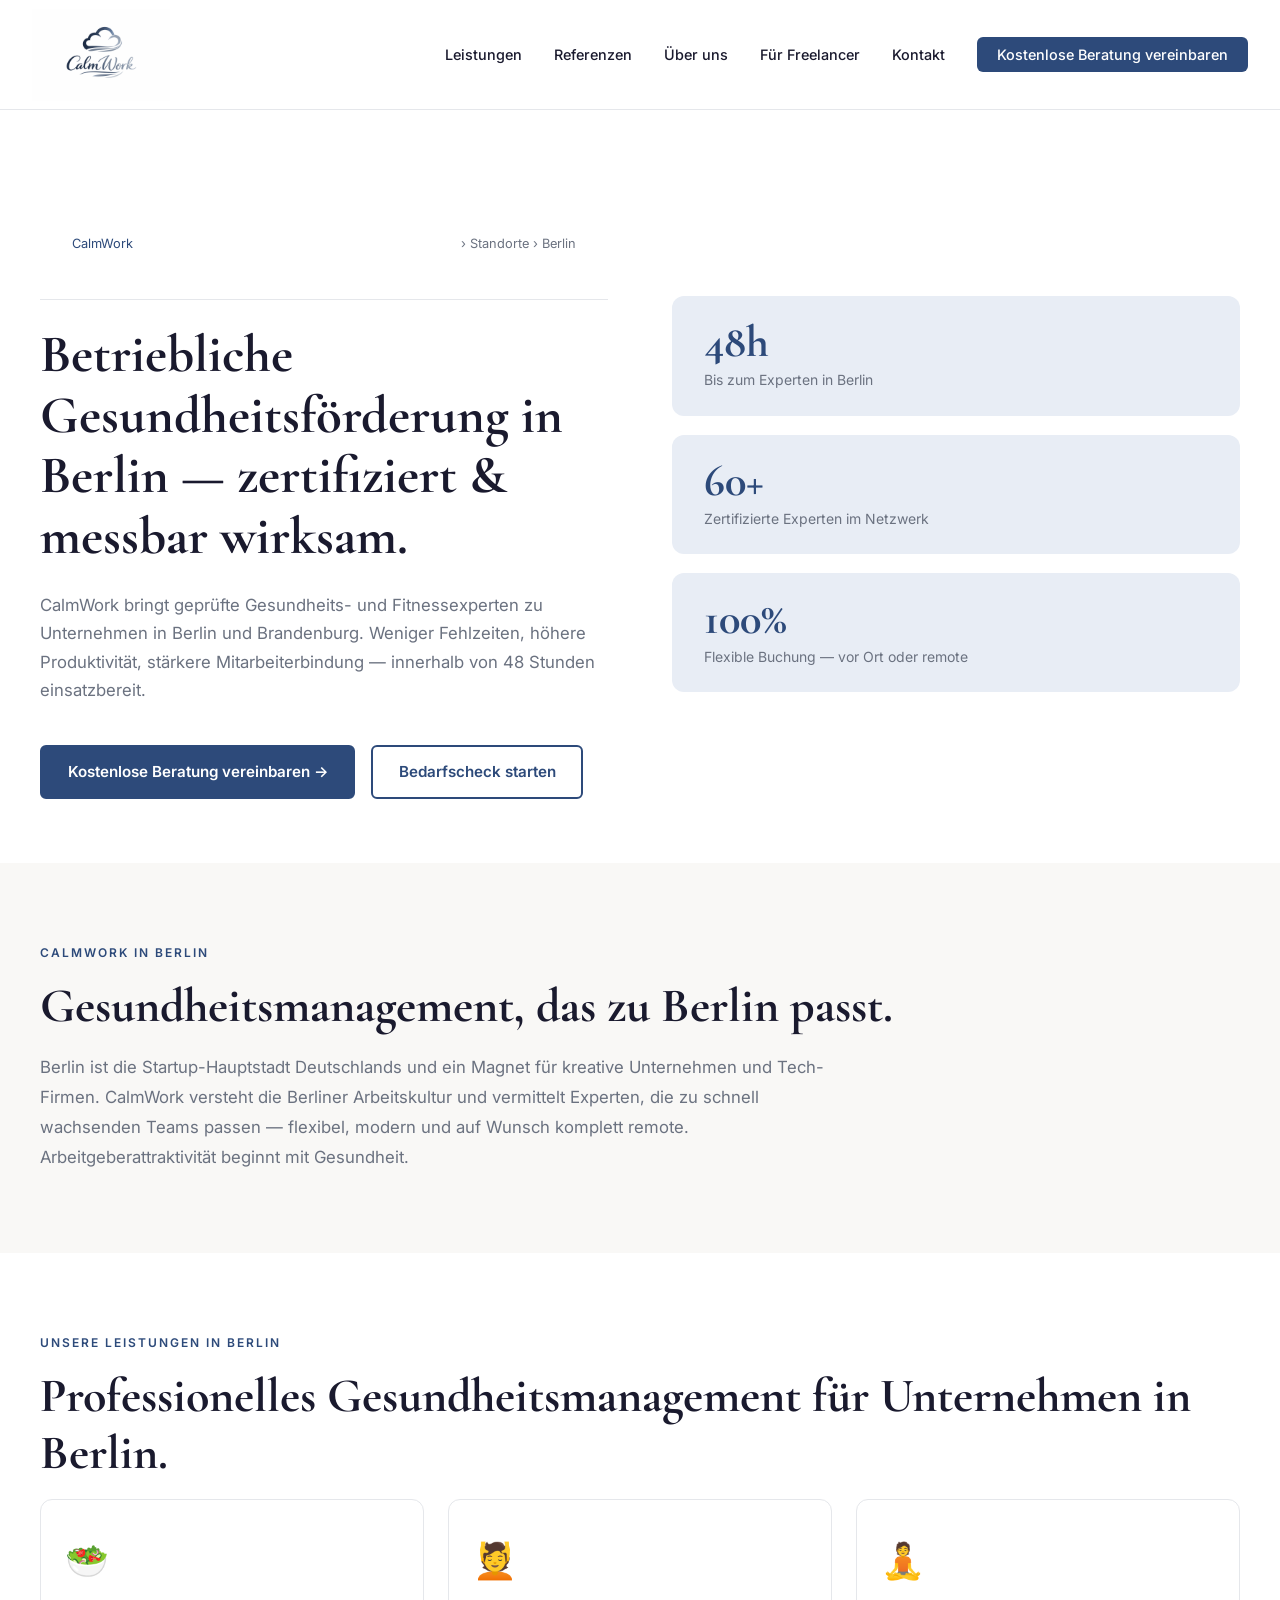
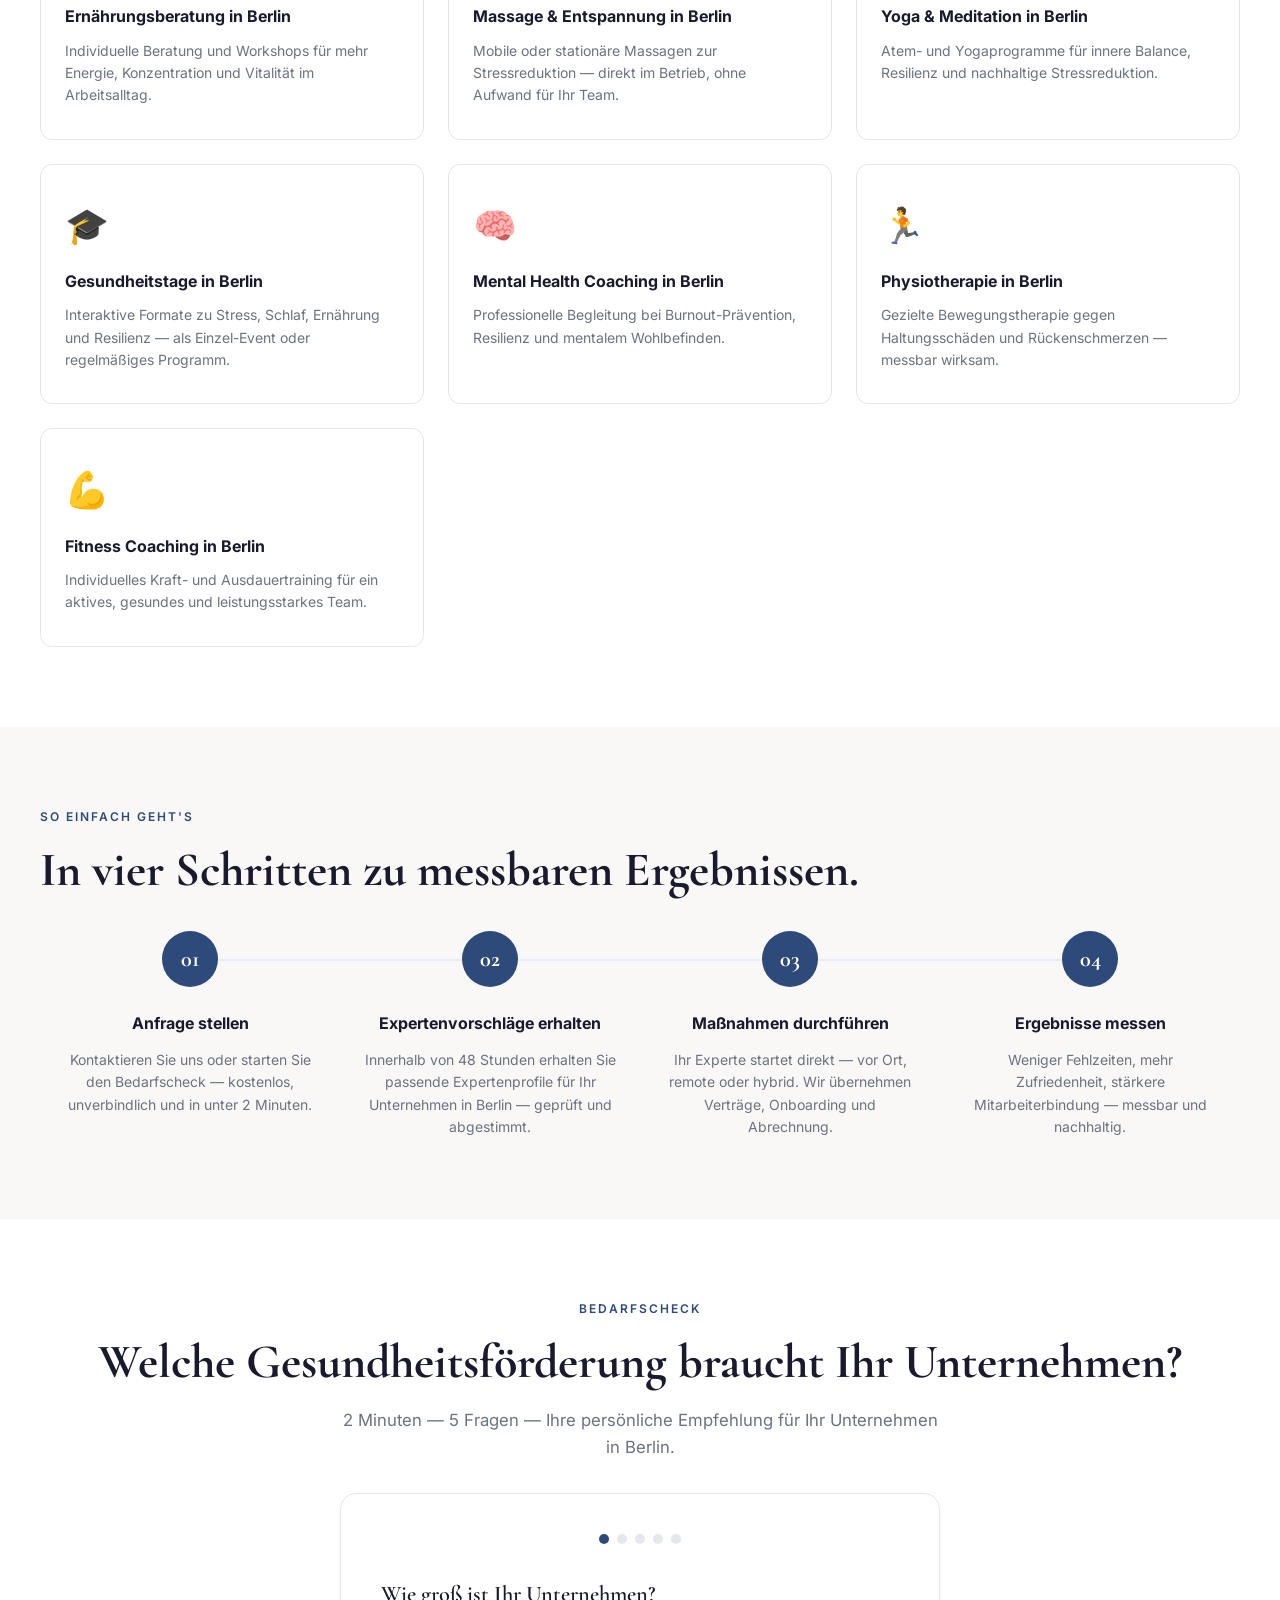
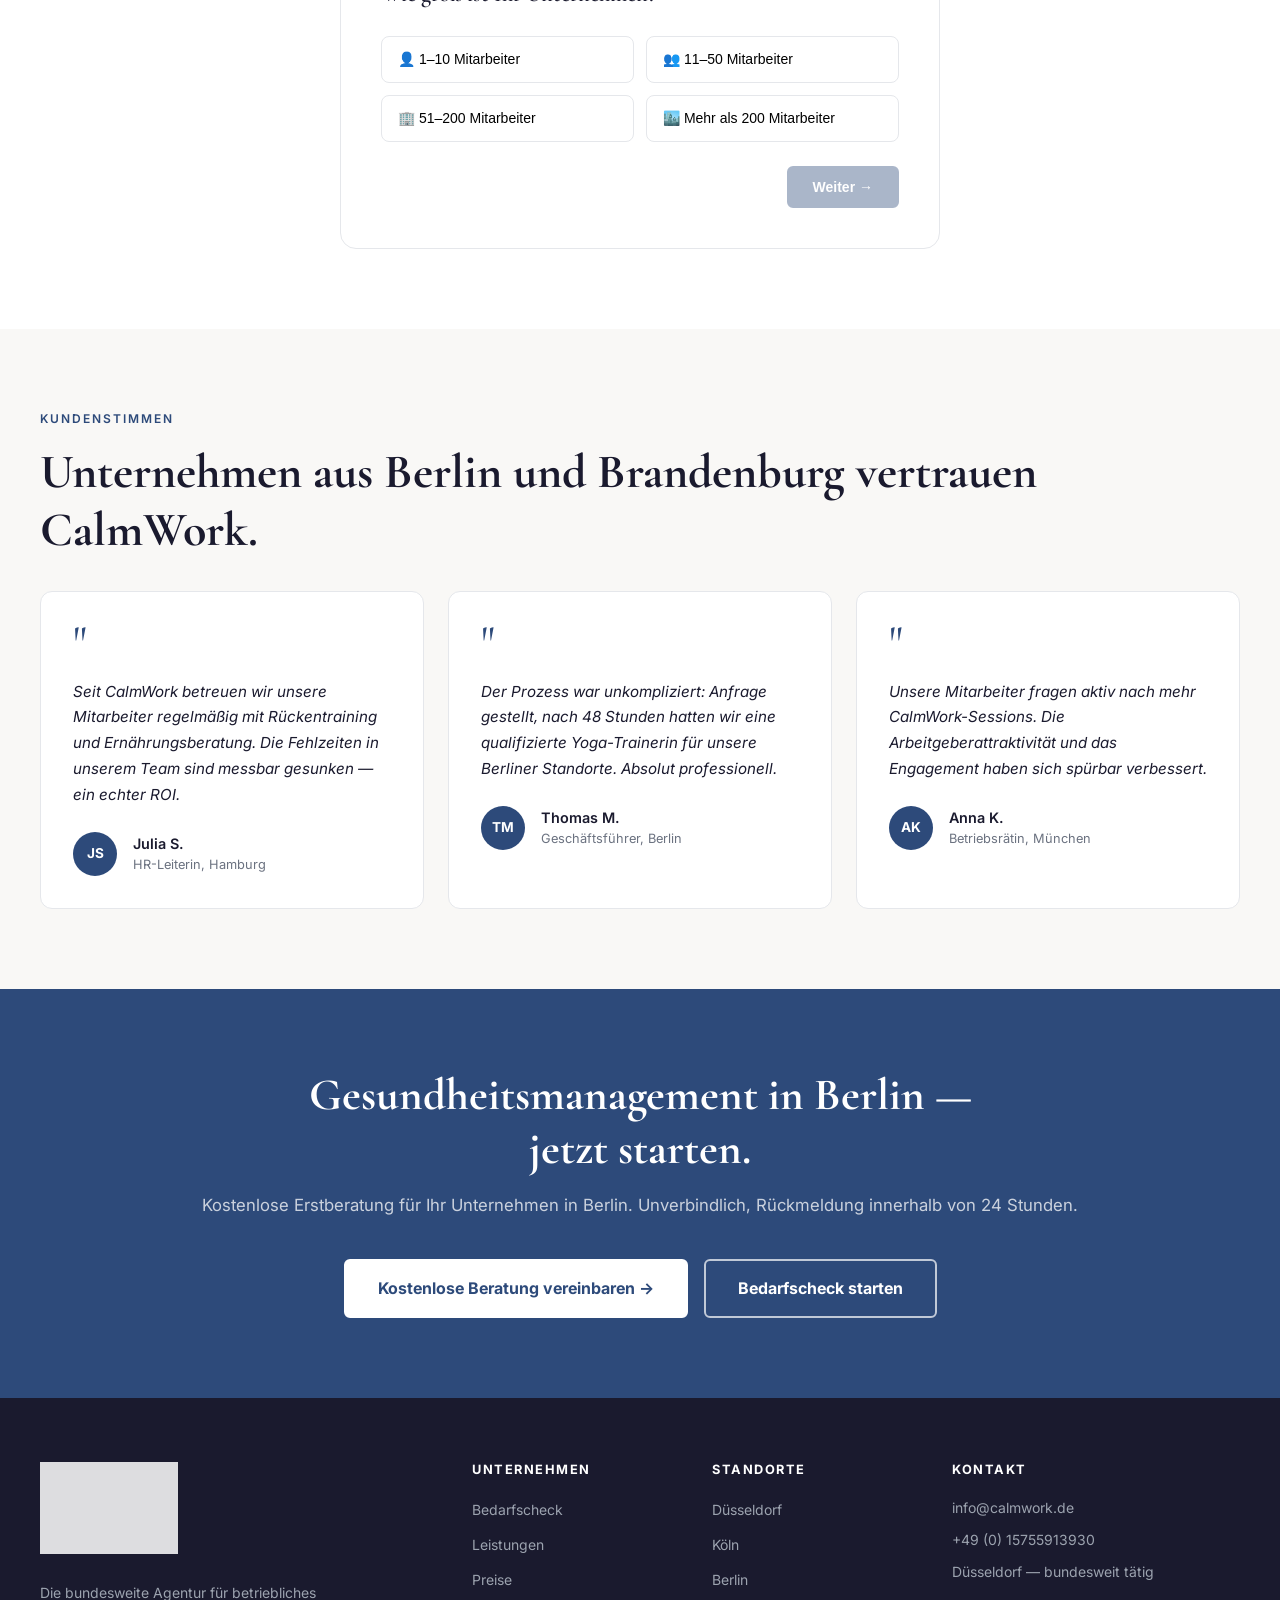
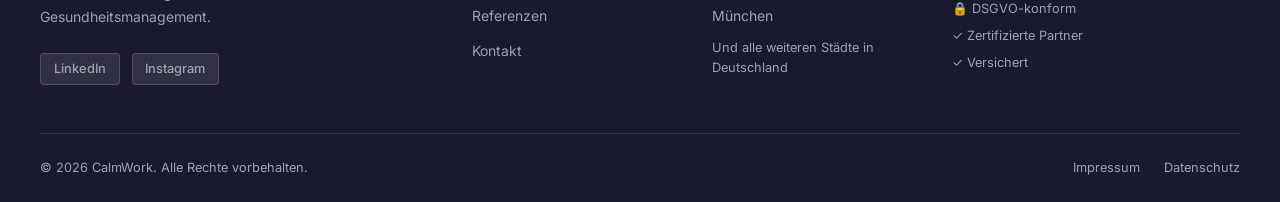
<file: berlin.html>
<!-- CalmWork Website | Logo: ./logo.png -->
<!DOCTYPE html>
<html lang="de" hreflang="de">
<head>
  <meta charset="UTF-8">
  <meta name="viewport" content="width=device-width, initial-scale=1.0">
  <title>Gesundheitsförderung Berlin – CalmWork | BGF Agentur</title>
  <meta name="description" content="Betriebliche Gesundheitsförderung in Berlin: CalmWork vermittelt zertifizierte Experten für Yoga, Fitness, Ernährung und Mental Health — in 48h, vor Ort oder remote.">
  <meta name="keywords" content="Gesundheitsförderung Berlin, betriebliche Gesundheitsförderung Berlin, BGF Berlin, BGM Berlin, Fitness Coaching Berlin, Yoga Unternehmen Berlin, Mitarbeiterbindung Berlin, Gesundheitsmanagement Berlin">
  <link rel="canonical" href="https://calmwork.de/berlin.html">
  <link rel="preconnect" href="https://fonts.googleapis.com">
  <link rel="preconnect" href="https://fonts.gstatic.com" crossorigin>
  <link href="https://fonts.googleapis.com/css2?family=Cormorant+Garamond:wght@400;500;600;700&family=Inter:wght@400;500;600;700&display=swap" rel="stylesheet">
  <style>
    :root { --bg: #FFFFFF; --bg-soft: #F9F8F6; --navy: #2d4a7a; --navy-dark: #1a1a2e; --navy-light: #e8edf5; --text: #1a1a2e; --text-muted: #6b7280; --border: #e5e7eb; --footer-bg: #1a1a2e; --footer-text: #9ca3af; }
    *, *::before, *::after { box-sizing: border-box; margin: 0; padding: 0; }
    html { scroll-behavior: smooth; }
    body { font-family: 'Inter', sans-serif; color: var(--text); background: var(--bg); line-height: 1.6; overflow-x: hidden; }
    h1, h2, h3, h4 { font-family: 'Cormorant Garamond', serif; line-height: 1.2; }
    a { color: inherit; text-decoration: none; }
    a:focus-visible { outline: 2px solid var(--navy); outline-offset: 2px; border-radius: 2px; }
    img { max-width: 100%; height: auto; }
    .nav-logo img { height: 92px; width: auto; }
    .footer-col img { height: 92px; width: auto; }
    nav { position: sticky; top: 0; z-index: 1000; background: var(--bg); border-bottom: 1px solid var(--border); padding: 0 2rem; display: flex; align-items: center; justify-content: space-between; height: 110px; transition: box-shadow 0.2s ease; }
    nav.scrolled { box-shadow: 0 2px 12px rgba(0,0,0,0.08); }
    .nav-logo a { display: flex; align-items: center; }
    .nav-links { display: flex; align-items: center; gap: 2rem; list-style: none; }
    .nav-links a { font-size: 0.9rem; font-weight: 500; color: var(--text); transition: color 0.2s; }
    .nav-links a:hover { color: var(--navy); }
    .nav-cta { background: var(--navy); color: #fff !important; padding: 0.55rem 1.25rem; border-radius: 6px; font-weight: 600; font-size: 0.875rem; transition: background 0.2s, transform 0.15s; }
    .nav-cta:hover { background: var(--navy-dark); transform: translateY(-1px); }
    .hamburger { display: none; flex-direction: column; gap: 5px; cursor: pointer; background: none; border: none; padding: 4px; }
    .hamburger span { display: block; width: 24px; height: 2px; background: var(--text); transition: all 0.3s ease; transform-origin: center; }
    .hamburger.open span:nth-child(1) { transform: rotate(45deg) translate(5px, 5px); }
    .hamburger.open span:nth-child(2) { opacity: 0; }
    .hamburger.open span:nth-child(3) { transform: rotate(-45deg) translate(5px, -5px); }
    .mobile-overlay { display: none; position: fixed; inset: 0; background: var(--bg); z-index: 999; flex-direction: column; align-items: center; justify-content: center; gap: 2rem; }
    .mobile-overlay.open { display: flex; }
    .mobile-overlay a { font-size: 1.4rem; font-weight: 600; color: var(--text); }
    .mobile-overlay .nav-cta { font-size: 1rem; padding: 0.75rem 2rem; }
    .mobile-close { position: absolute; top: 1.5rem; right: 2rem; font-size: 2rem; background: none; border: none; cursor: pointer; color: var(--text); line-height: 1; }
    section { padding: 5rem 2rem; }
    .container { max-width: 1200px; margin: 0 auto; }
    .section-label { font-family: 'Inter', sans-serif; font-size: 0.75rem; font-weight: 600; letter-spacing: 2px; text-transform: uppercase; color: var(--navy); margin-bottom: 1rem; }
    .section-heading { font-size: clamp(2rem, 4vw, 3rem); color: var(--text); margin-bottom: 1rem; }
    .section-sub { font-size: 1.05rem; color: var(--text-muted); margin-bottom: 3rem; max-width: 600px; }
    .fade-in { opacity: 0; transform: translateY(24px); transition: opacity 0.55s ease, transform 0.55s ease; }
    .fade-in.visible { opacity: 1; transform: none; }
    .fade-in:nth-child(2) { transition-delay: 0.1s; } .fade-in:nth-child(3) { transition-delay: 0.2s; } .fade-in:nth-child(4) { transition-delay: 0.3s; }
    .hero { padding: 5rem 2rem 4rem; background: var(--bg); }
    .hero-inner { max-width: 1200px; margin: 0 auto; display: grid; grid-template-columns: 1fr 1fr; gap: 4rem; align-items: center; }
    .breadcrumb { font-size: 0.8rem; color: var(--text-muted); margin-bottom: 1.5rem; }
    .breadcrumb a { color: var(--navy); }
    .breadcrumb a:hover { text-decoration: underline; }
    .hero-headline { font-size: clamp(2rem, 4.5vw, 3.3rem); color: var(--navy-dark); line-height: 1.15; margin-bottom: 1.5rem; }
    .hero-sub { font-size: 1.05rem; color: var(--text-muted); margin-bottom: 2.5rem; line-height: 1.7; }
    .hero-ctas { display: flex; gap: 1rem; flex-wrap: wrap; }
    .btn-primary { background: var(--navy); color: #fff; padding: 0.8rem 1.6rem; border-radius: 6px; font-weight: 600; font-size: 0.95rem; border: 2px solid var(--navy); cursor: pointer; transition: background 0.2s, transform 0.15s; display: inline-block; }
    .btn-primary:hover { background: var(--navy-dark); border-color: var(--navy-dark); transform: translateY(-2px); }
    .btn-outline { background: transparent; color: var(--navy); padding: 0.8rem 1.6rem; border-radius: 6px; font-weight: 600; font-size: 0.95rem; border: 2px solid var(--navy); cursor: pointer; transition: background 0.2s, color 0.2s, transform 0.15s; display: inline-block; }
    .btn-outline:hover { background: var(--navy); color: #fff; transform: translateY(-2px); }
    .hero-stats { display: flex; flex-direction: column; gap: 1.2rem; }
    .stat-card { background: var(--navy-light); border-radius: 12px; padding: 1.5rem 2rem; }
    .stat-number { font-family: 'Cormorant Garamond', serif; font-size: 2.8rem; font-weight: 700; color: var(--navy); line-height: 1; margin-bottom: 0.25rem; }
    .stat-label { font-size: 0.875rem; color: var(--text-muted); }
    .local-intro { background: var(--bg-soft); }
    .local-intro-text { font-size: 1.05rem; color: var(--text-muted); line-height: 1.8; max-width: 800px; }
    .leistungen { background: var(--bg); }
    .services-grid { display: grid; grid-template-columns: repeat(3, 1fr); gap: 1.5rem; }
    .service-card { background: var(--bg); border: 1px solid var(--border); border-radius: 12px; padding: 2rem 1.5rem; transition: border-color 0.2s ease, transform 0.2s ease, box-shadow 0.2s ease; }
    .service-card:hover { border-color: var(--navy); transform: translateY(-2px); box-shadow: 0 8px 24px rgba(45,74,122,0.1); }
    .service-icon { font-size: 2.2rem; margin-bottom: 1rem; }
    .service-title { font-family: 'Inter', sans-serif; font-weight: 700; font-size: 1rem; margin-bottom: 0.6rem; }
    .service-desc { font-size: 0.875rem; color: var(--text-muted); line-height: 1.6; }
    .how-it-works { background: var(--bg-soft); }
    .steps-grid { display: grid; grid-template-columns: repeat(4, 1fr); gap: 0; margin-top: 2rem; position: relative; }
    .steps-grid::before { content: ''; position: absolute; top: 28px; left: calc(12.5% + 28px); right: calc(12.5% + 28px); height: 2px; background: var(--navy-light); z-index: 0; }
    .step { padding: 0 1.5rem; text-align: center; position: relative; z-index: 1; }
    .step-number { width: 56px; height: 56px; border-radius: 50%; background: var(--navy); color: #fff; font-family: 'Cormorant Garamond', serif; font-size: 1.4rem; font-weight: 700; display: flex; align-items: center; justify-content: center; margin: 0 auto 1.5rem; }
    .step-title { font-family: 'Inter', sans-serif; font-weight: 700; font-size: 1rem; margin-bottom: 0.75rem; }
    .step-desc { font-size: 0.875rem; color: var(--text-muted); line-height: 1.6; }
    .quiz-section { background: var(--bg); }
    .quiz-card { background: var(--bg); border: 1px solid var(--border); border-radius: 16px; max-width: 600px; margin: 2rem auto 0; padding: 2.5rem; }
    .quiz-progress { display: flex; gap: 0.5rem; margin-bottom: 2rem; justify-content: center; }
    .quiz-dot { width: 10px; height: 10px; border-radius: 50%; background: var(--border); transition: background 0.2s; }
    .quiz-dot.active { background: var(--navy); } .quiz-dot.done { background: #8fa8c8; }
    .quiz-question { font-family: 'Cormorant Garamond', serif; font-size: 1.4rem; font-weight: 600; margin-bottom: 1.5rem; color: var(--text); }
    .quiz-options { display: grid; grid-template-columns: 1fr 1fr; gap: 0.75rem; }
    .quiz-option { border: 1.5px solid var(--border); border-radius: 8px; padding: 0.9rem 1rem; cursor: pointer; font-size: 0.875rem; font-weight: 500; transition: border-color 0.2s, background 0.2s; background: var(--bg); text-align: left; display: flex; align-items: center; gap: 0.5rem; }
    .quiz-option:hover { border-color: var(--navy); background: var(--navy-light); }
    .quiz-option.selected { border-color: var(--navy); background: var(--navy-light); }
    .quiz-nav { display: flex; justify-content: space-between; margin-top: 1.5rem; gap: 1rem; }
    .quiz-btn { padding: 0.7rem 1.5rem; border-radius: 6px; font-weight: 600; font-size: 0.875rem; cursor: pointer; transition: all 0.2s; border: 2px solid var(--navy); }
    .quiz-btn-next { background: var(--navy); color: #fff; margin-left: auto; }
    .quiz-btn-next:disabled { opacity: 0.4; cursor: not-allowed; }
    .quiz-btn-back { background: transparent; color: var(--navy); }
    .quiz-btn-back:hover { background: var(--navy-light); }
    .quiz-btn-next:not(:disabled):hover { background: var(--navy-dark); border-color: var(--navy-dark); }
    .quiz-result { display: none; text-align: center; } .quiz-result.visible { display: block; }
    .quiz-result-icon { font-size: 3rem; margin-bottom: 1rem; }
    .quiz-result-title { font-family: 'Cormorant Garamond', serif; font-size: 1.8rem; color: var(--navy); margin-bottom: 0.75rem; }
    .quiz-result-desc { font-size: 0.95rem; color: var(--text-muted); margin-bottom: 1.5rem; line-height: 1.7; }
    .quiz-tags { display: flex; flex-wrap: wrap; gap: 0.5rem; justify-content: center; margin-bottom: 2rem; }
    .quiz-tag { background: var(--navy); color: #fff; border-radius: 20px; padding: 0.3rem 0.9rem; font-size: 0.8rem; font-weight: 500; }
    .quiz-result-ctas { display: flex; gap: 1rem; justify-content: center; flex-wrap: wrap; }
    .quiz-step { display: none; animation: fadeQ 0.2s ease; } .quiz-step.active { display: block; }
    @keyframes fadeQ { from { opacity: 0; } to { opacity: 1; } }
    .referenzen { background: var(--bg-soft); }
    .testimonials-grid { display: grid; grid-template-columns: repeat(3, 1fr); gap: 1.5rem; margin-top: 2rem; }
    .testimonial-card { background: var(--bg); border: 1px solid var(--border); border-radius: 12px; padding: 2rem; }
    .quote-mark { font-family: 'Cormorant Garamond', serif; font-size: 3rem; color: var(--navy); line-height: 0.8; margin-bottom: 1rem; }
    .quote-text { font-size: 0.95rem; color: var(--text); line-height: 1.7; margin-bottom: 1.5rem; font-style: italic; }
    .testimonial-author { display: flex; align-items: center; gap: 1rem; }
    .avatar { width: 44px; height: 44px; border-radius: 50%; background: var(--navy); color: #fff; font-weight: 700; font-size: 0.85rem; display: flex; align-items: center; justify-content: center; flex-shrink: 0; }
    .author-name { font-weight: 600; font-size: 0.9rem; } .author-title { font-size: 0.8rem; color: var(--text-muted); }
    .local-cta { background: var(--navy); padding: 5rem 2rem; text-align: center; }
    .local-cta-heading { font-size: clamp(2rem, 4vw, 2.8rem); color: #fff; margin-bottom: 1rem; max-width: 700px; margin-left: auto; margin-right: auto; }
    .local-cta-sub { font-size: 1.05rem; color: rgba(255,255,255,0.75); margin-bottom: 2.5rem; }
    .local-cta-btns { display: flex; gap: 1rem; justify-content: center; flex-wrap: wrap; }
    .btn-white { background: #fff; color: var(--navy); padding: 0.9rem 2rem; border-radius: 6px; font-weight: 700; font-size: 1rem; border: 2px solid #fff; transition: all 0.2s; display: inline-block; }
    .btn-white:hover { background: transparent; color: #fff; transform: translateY(-2px); }
    .btn-white-outline { background: transparent; color: #fff; padding: 0.9rem 2rem; border-radius: 6px; font-weight: 700; font-size: 1rem; border: 2px solid rgba(255,255,255,0.7); transition: all 0.2s; display: inline-block; }
    .btn-white-outline:hover { background: rgba(255,255,255,0.1); transform: translateY(-2px); }
    footer { background: var(--footer-bg); color: var(--footer-text); padding: 4rem 2rem 0; }
    .footer-inner { max-width: 1200px; margin: 0 auto; display: grid; grid-template-columns: 2fr 1fr 1fr 1.5fr; gap: 3rem; padding-bottom: 3rem; }
    .footer-brand-desc { font-size: 0.875rem; line-height: 1.7; margin: 1.25rem 0 1.5rem; }
    .footer-socials { display: flex; gap: 0.75rem; flex-wrap: wrap; }
    .footer-social-badge { background: rgba(255,255,255,0.1); border: 1px solid rgba(255,255,255,0.15); border-radius: 4px; padding: 0.3rem 0.8rem; font-size: 0.8rem; font-weight: 500; color: var(--footer-text); transition: background 0.2s; }
    .footer-social-badge:hover { background: rgba(255,255,255,0.18); }
    .footer-col h4 { font-family: 'Inter', sans-serif; font-size: 0.8rem; font-weight: 700; letter-spacing: 1.5px; text-transform: uppercase; color: #fff; margin-bottom: 1.25rem; }
    .footer-links { list-style: none; display: flex; flex-direction: column; gap: 0.6rem; }
    .footer-links a { font-size: 0.875rem; color: var(--footer-text); transition: color 0.2s; }
    .footer-links a:hover { color: #fff; }
    .footer-contact-item { display: flex; gap: 0.5rem; font-size: 0.875rem; margin-bottom: 0.6rem; }
    .footer-contact-item a { color: var(--footer-text); transition: color 0.2s; }
    .footer-contact-item a:hover { color: #fff; }
    .footer-trust { display: flex; flex-direction: column; gap: 0.4rem; margin-top: 1rem; }
    .footer-trust-item { font-size: 0.8rem; display: flex; align-items: center; gap: 0.3rem; }
    .footer-bottom { border-top: 1px solid rgba(255,255,255,0.1); padding: 1.5rem 0; max-width: 1200px; margin: 0 auto; display: flex; justify-content: space-between; align-items: center; font-size: 0.8rem; }
    .footer-bottom-links { display: flex; gap: 1.5rem; }
    .footer-bottom a { color: var(--footer-text); transition: color 0.2s; }
    .footer-bottom a:hover { color: #fff; }
    @media (max-width: 1024px) { .services-grid { grid-template-columns: repeat(2, 1fr); } .steps-grid { grid-template-columns: repeat(2, 1fr); } .steps-grid::before { display: none; } .testimonials-grid { grid-template-columns: repeat(2, 1fr); } .footer-inner { grid-template-columns: 1fr 1fr; gap: 2rem; } }
    @media (max-width: 768px) { nav { padding: 0 1rem; } .nav-links, .nav-cta-wrap { display: none; } .hamburger { display: flex; } section { padding: 3.5rem 1.25rem; } .hero { padding: 3rem 1.25rem; } .hero-inner { grid-template-columns: 1fr; gap: 2.5rem; } .services-grid { grid-template-columns: 1fr; } .steps-grid { grid-template-columns: 1fr; gap: 2rem; } .testimonials-grid { grid-template-columns: 1fr; } .footer-inner { grid-template-columns: 1fr; gap: 2rem; } .footer-bottom { flex-direction: column; gap: 1rem; text-align: center; } .quiz-options { grid-template-columns: 1fr; } }
  </style>
</head>
<body>
<nav id="main-nav" role="navigation" aria-label="Hauptnavigation">
  <div class="nav-logo"><a href="index.html" aria-label="CalmWork Startseite"><img src="./logo.png" height="10" alt="CalmWork"></a></div>
  <ul class="nav-links">
    <li><a href="index.html#leistungen">Leistungen</a></li><li><a href="index.html#referenzen">Referenzen</a></li><li><a href="index.html#about">Über uns</a></li><li><a href="index.html#freelancer">Für Freelancer</a></li><li><a href="mailto:info@calmwork.de">Kontakt</a></li>
    <li class="nav-cta-wrap"><a href="mailto:info@calmwork.de" class="nav-cta">Kostenlose Beratung vereinbaren</a></li>
  </ul>
  <button class="hamburger" id="hamburger" aria-label="Menü öffnen" aria-expanded="false"><span></span><span></span><span></span></button>
</nav>
<div class="mobile-overlay" id="mobile-overlay" role="dialog" aria-label="Mobilmenü">
  <button class="mobile-close" id="mobile-close" aria-label="Menü schließen">×</button>
  <a href="index.html#leistungen">Leistungen</a><a href="index.html#referenzen">Referenzen</a><a href="index.html#about">Über uns</a><a href="index.html#freelancer">Für Freelancer</a><a href="mailto:info@calmwork.de">Kontakt</a>
  <a href="mailto:info@calmwork.de" class="nav-cta">Kostenlose Beratung vereinbaren</a>
</div>
<main>
<section class="hero">
  <div class="hero-inner">
    <div class="fade-in">
      <nav class="breadcrumb" aria-label="Brotkrümelnavigation"><a href="index.html">CalmWork</a> › Standorte › Berlin</nav>
      <h1 class="hero-headline">Betriebliche Gesundheitsförderung in Berlin — zertifiziert &amp; messbar wirksam.</h1>
      <p class="hero-sub">CalmWork bringt geprüfte Gesundheits- und Fitnessexperten zu Unternehmen in Berlin und Brandenburg. Weniger Fehlzeiten, höhere Produktivität, stärkere Mitarbeiterbindung — innerhalb von 48 Stunden einsatzbereit.</p>
      <div class="hero-ctas"><a href="mailto:info@calmwork.de" class="btn-primary">Kostenlose Beratung vereinbaren →</a><a href="#quiz" class="btn-outline">Bedarfscheck starten</a></div>
    </div>
    <div class="hero-stats fade-in">
      <div class="stat-card"><div class="stat-number">48h</div><div class="stat-label">Bis zum Experten in Berlin</div></div>
      <div class="stat-card"><div class="stat-number">60+</div><div class="stat-label">Zertifizierte Experten im Netzwerk</div></div>
      <div class="stat-card"><div class="stat-number">100%</div><div class="stat-label">Flexible Buchung — vor Ort oder remote</div></div>
    </div>
  </div>
</section>

<section class="local-intro">
  <div class="container">
    <p class="section-label">CalmWork in Berlin</p>
    <h2 class="section-heading">Gesundheitsmanagement, das zu Berlin passt.</h2>
    <p class="local-intro-text fade-in">Berlin ist die Startup-Hauptstadt Deutschlands und ein Magnet für kreative Unternehmen und Tech-Firmen. CalmWork versteht die Berliner Arbeitskultur und vermittelt Experten, die zu schnell wachsenden Teams passen — flexibel, modern und auf Wunsch komplett remote. Arbeitgeberattraktivität beginnt mit Gesundheit.</p>
  </div>
</section>

<section class="leistungen" id="leistungen">
  <div class="container">
    <p class="section-label">Unsere Leistungen in Berlin</p>
    <h2 class="section-heading">Professionelles Gesundheitsmanagement für Unternehmen in Berlin.</h2>
    <div class="services-grid">
      <div class="service-card fade-in"><div class="service-icon">🥗</div><div class="service-title">Ernährungsberatung in Berlin</div><p class="service-desc">Individuelle Beratung und Workshops für mehr Energie, Konzentration und Vitalität im Arbeitsalltag.</p></div>
      <div class="service-card fade-in"><div class="service-icon">💆</div><div class="service-title">Massage &amp; Entspannung in Berlin</div><p class="service-desc">Mobile oder stationäre Massagen zur Stressreduktion — direkt im Betrieb, ohne Aufwand für Ihr Team.</p></div>
      <div class="service-card fade-in"><div class="service-icon">🧘</div><div class="service-title">Yoga &amp; Meditation in Berlin</div><p class="service-desc">Atem- und Yogaprogramme für innere Balance, Resilienz und nachhaltige Stressreduktion.</p></div>
      <div class="service-card fade-in"><div class="service-icon">🎓</div><div class="service-title">Gesundheitstage in Berlin</div><p class="service-desc">Interaktive Formate zu Stress, Schlaf, Ernährung und Resilienz — als Einzel-Event oder regelmäßiges Programm.</p></div>
      <div class="service-card fade-in"><div class="service-icon">🧠</div><div class="service-title">Mental Health Coaching in Berlin</div><p class="service-desc">Professionelle Begleitung bei Burnout-Prävention, Resilienz und mentalem Wohlbefinden.</p></div>
      <div class="service-card fade-in"><div class="service-icon">🏃</div><div class="service-title">Physiotherapie in Berlin</div><p class="service-desc">Gezielte Bewegungstherapie gegen Haltungsschäden und Rückenschmerzen — messbar wirksam.</p></div>
      <div class="service-card fade-in"><div class="service-icon">💪</div><div class="service-title">Fitness Coaching in Berlin</div><p class="service-desc">Individuelles Kraft- und Ausdauertraining für ein aktives, gesundes und leistungsstarkes Team.</p></div>
    </div>
  </div>
</section>

<section class="how-it-works">
  <div class="container">
    <p class="section-label">So einfach geht's</p>
    <h2 class="section-heading">In vier Schritten zu messbaren Ergebnissen.</h2>
    <div class="steps-grid">
      <div class="step fade-in"><div class="step-number">01</div><div class="step-title">Anfrage stellen</div><p class="step-desc">Kontaktieren Sie uns oder starten Sie den Bedarfscheck — kostenlos, unverbindlich und in unter 2 Minuten.</p></div>
      <div class="step fade-in"><div class="step-number">02</div><div class="step-title">Expertenvorschläge erhalten</div><p class="step-desc">Innerhalb von 48 Stunden erhalten Sie passende Expertenprofile für Ihr Unternehmen in Berlin — geprüft und abgestimmt.</p></div>
      <div class="step fade-in"><div class="step-number">03</div><div class="step-title">Maßnahmen durchführen</div><p class="step-desc">Ihr Experte startet direkt — vor Ort, remote oder hybrid. Wir übernehmen Verträge, Onboarding und Abrechnung.</p></div>
      <div class="step fade-in"><div class="step-number">04</div><div class="step-title">Ergebnisse messen</div><p class="step-desc">Weniger Fehlzeiten, mehr Zufriedenheit, stärkere Mitarbeiterbindung — messbar und nachhaltig.</p></div>
    </div>
  </div>
</section>

<section class="quiz-section" id="quiz">
  <div class="container" style="text-align:center;">
    <p class="section-label">Bedarfscheck</p>
    <h2 class="section-heading">Welche Gesundheitsförderung braucht Ihr Unternehmen?</h2>
    <p class="section-sub" style="margin:0 auto 2rem;">2 Minuten — 5 Fragen — Ihre persönliche Empfehlung für Ihr Unternehmen in Berlin.</p>
  </div>
  <div class="quiz-card fade-in">
    <div class="quiz-progress" id="quiz-progress"><div class="quiz-dot active"></div><div class="quiz-dot"></div><div class="quiz-dot"></div><div class="quiz-dot"></div><div class="quiz-dot"></div></div>
    <div class="quiz-step active" id="quiz-q1"><p class="quiz-question">Wie groß ist Ihr Unternehmen?</p><div class="quiz-options"><button class="quiz-option" data-value="small">👤 1–10 Mitarbeiter</button><button class="quiz-option" data-value="medium">👥 11–50 Mitarbeiter</button><button class="quiz-option" data-value="large">🏢 51–200 Mitarbeiter</button><button class="quiz-option" data-value="enterprise">🏙️ Mehr als 200 Mitarbeiter</button></div><div class="quiz-nav"><button class="quiz-btn quiz-btn-next" id="quiz-next-1" disabled>Weiter →</button></div></div>
    <div class="quiz-step" id="quiz-q2"><p class="quiz-question">Was ist die größte Herausforderung in Ihrem Team?</p><div class="quiz-options"><button class="quiz-option" data-value="stress">😰 Stress &amp; Burnout</button><button class="quiz-option" data-value="ruecken">🪑 Rücken &amp; Haltung</button><button class="quiz-option" data-value="ernaehrung">🥗 Ernährung &amp; Energie</button><button class="quiz-option" data-value="mental">🧠 Mentale Gesundheit</button></div><div class="quiz-nav"><button class="quiz-btn quiz-btn-back" data-goto="1">← Zurück</button><button class="quiz-btn quiz-btn-next" id="quiz-next-2" disabled>Weiter →</button></div></div>
    <div class="quiz-step" id="quiz-q3"><p class="quiz-question">Wo sollen Maßnahmen stattfinden?</p><div class="quiz-options"><button class="quiz-option" data-value="onsite">🏠 Vor Ort im Betrieb</button><button class="quiz-option" data-value="remote">💻 Online / Remote</button><button class="quiz-option" data-value="hybrid">🔀 Hybrid</button></div><div class="quiz-nav"><button class="quiz-btn quiz-btn-back" data-goto="2">← Zurück</button><button class="quiz-btn quiz-btn-next" id="quiz-next-3" disabled>Weiter →</button></div></div>
    <div class="quiz-step" id="quiz-q4"><p class="quiz-question">Wie oft sollen Maßnahmen stattfinden?</p><div class="quiz-options"><button class="quiz-option" data-value="once">📅 Einmalig / Gesundheitstag</button><button class="quiz-option" data-value="monthly">🔁 Monatlich</button><button class="quiz-option" data-value="weekly">📆 Wöchentlich</button><button class="quiz-option" data-value="continuous">✨ Kontinuierliches Programm</button></div><div class="quiz-nav"><button class="quiz-btn quiz-btn-back" data-goto="3">← Zurück</button><button class="quiz-btn quiz-btn-next" id="quiz-next-4" disabled>Weiter →</button></div></div>
    <div class="quiz-step" id="quiz-q5"><p class="quiz-question">Monatliches Budget für Gesundheitsmanagement?</p><div class="quiz-options"><button class="quiz-option" data-value="low">💡 Unter 500 €</button><button class="quiz-option" data-value="mid">💼 500–2.000 €</button><button class="quiz-option" data-value="high">📈 2.000–5.000 €</button><button class="quiz-option" data-value="ent">🚀 Über 5.000 €</button></div><div class="quiz-nav"><button class="quiz-btn quiz-btn-back" data-goto="4">← Zurück</button><button class="quiz-btn quiz-btn-next" id="quiz-next-5" disabled>Ergebnis anzeigen →</button></div></div>
    <div class="quiz-result" id="quiz-result"><div class="quiz-result-icon" id="result-icon"></div><div class="quiz-result-title" id="result-title"></div><p class="quiz-result-desc" id="result-desc"></p><div class="quiz-tags" id="result-tags"></div><div class="quiz-result-ctas"><a href="mailto:info@calmwork.de" class="btn-primary">Kostenlose Beratung vereinbaren →</a><button class="btn-outline" id="quiz-restart">Quiz wiederholen</button></div></div>
  </div>
</section>

<section class="referenzen">
  <div class="container">
    <p class="section-label">Kundenstimmen</p>
    <h2 class="section-heading">Unternehmen aus Berlin und Brandenburg vertrauen CalmWork.</h2>
    <div class="testimonials-grid">
      <article class="testimonial-card fade-in"><div class="quote-mark">"</div><p class="quote-text">Seit CalmWork betreuen wir unsere Mitarbeiter regelmäßig mit Rückentraining und Ernährungsberatung. Die Fehlzeiten in unserem Team sind messbar gesunken — ein echter ROI.</p><div class="testimonial-author"><div class="avatar" aria-hidden="true">JS</div><div><div class="author-name">Julia S.</div><div class="author-title">HR-Leiterin, Hamburg</div></div></div></article>
      <article class="testimonial-card fade-in"><div class="quote-mark">"</div><p class="quote-text">Der Prozess war unkompliziert: Anfrage gestellt, nach 48 Stunden hatten wir eine qualifizierte Yoga-Trainerin für unsere Berliner Standorte. Absolut professionell.</p><div class="testimonial-author"><div class="avatar" aria-hidden="true">TM</div><div><div class="author-name">Thomas M.</div><div class="author-title">Geschäftsführer, Berlin</div></div></div></article>
      <article class="testimonial-card fade-in"><div class="quote-mark">"</div><p class="quote-text">Unsere Mitarbeiter fragen aktiv nach mehr CalmWork-Sessions. Die Arbeitgeberattraktivität und das Engagement haben sich spürbar verbessert.</p><div class="testimonial-author"><div class="avatar" aria-hidden="true">AK</div><div><div class="author-name">Anna K.</div><div class="author-title">Betriebsrätin, München</div></div></div></article>
    </div>
  </div>
</section>

<section class="local-cta">
  <h2 class="local-cta-heading">Gesundheitsmanagement in Berlin — jetzt starten.</h2>
  <p class="local-cta-sub">Kostenlose Erstberatung für Ihr Unternehmen in Berlin. Unverbindlich, Rückmeldung innerhalb von 24 Stunden.</p>
  <div class="local-cta-btns"><a href="mailto:info@calmwork.de" class="btn-white">Kostenlose Beratung vereinbaren →</a><a href="#quiz" class="btn-white-outline">Bedarfscheck starten</a></div>
</section>
</main>
<footer>
  <div class="footer-inner">
    <div class="footer-col"><a href="index.html" aria-label="CalmWork Startseite"><img src="./logo.png" height="10" alt="CalmWork" style="filter: brightness(0) invert(1) opacity(0.85);"></a><p class="footer-brand-desc">Die bundesweite Agentur für betriebliches Gesundheitsmanagement.</p><div class="footer-socials"><a href="#" class="footer-social-badge">LinkedIn</a><a href="#" class="footer-social-badge">Instagram</a></div></div>
    <div class="footer-col"><h4>Unternehmen</h4><ul class="footer-links"><li><a href="index.html#quiz">Bedarfscheck</a></li><li><a href="index.html#leistungen">Leistungen</a></li><li><a href="index.html#preise">Preise</a></li><li><a href="index.html#referenzen">Referenzen</a></li><li><a href="mailto:info@calmwork.de">Kontakt</a></li></ul></div>
    <div class="footer-col"><h4>Standorte</h4><ul class="footer-links"><li><a href="duesseldorf.html">Düsseldorf</a></li><li><a href="koeln.html">Köln</a></li><li><a href="berlin.html">Berlin</a></li><li><a href="muenchen.html">München</a></li><li style="color:var(--footer-text);font-size:0.8rem;">Und alle weiteren Städte in Deutschland</li></ul></div>
    <div class="footer-col"><h4>Kontakt</h4><div class="footer-contact-item"><a href="mailto:info@calmwork.de">info@calmwork.de</a></div><div class="footer-contact-item"><a href="tel:+4915755913930">+49 (0) 15755913930</a></div><div class="footer-contact-item">Düsseldorf — bundesweit tätig</div><div class="footer-trust"><div class="footer-trust-item">🔒 DSGVO-konform</div><div class="footer-trust-item">✓ Zertifizierte Partner</div><div class="footer-trust-item">✓ Versichert</div></div></div>
  </div>
  <div class="footer-bottom"><span>© 2026 CalmWork. Alle Rechte vorbehalten.</span><div class="footer-bottom-links"><a href="impressum.html">Impressum</a><a href="datenschutz.html">Datenschutz</a></div></div>
</footer>
<script>
  const nav = document.getElementById('main-nav');
  window.addEventListener('scroll', () => { nav.classList.toggle('scrolled', window.scrollY > 10); }, { passive: true });
  const hamburger = document.getElementById('hamburger'); const overlay = document.getElementById('mobile-overlay'); const mobileClose = document.getElementById('mobile-close');
  hamburger.addEventListener('click', () => { const isOpen = overlay.classList.toggle('open'); hamburger.classList.toggle('open', isOpen); hamburger.setAttribute('aria-expanded', isOpen); document.body.style.overflow = isOpen ? 'hidden' : ''; });
  mobileClose.addEventListener('click', closeMenu); overlay.querySelectorAll('a').forEach(a => a.addEventListener('click', closeMenu));
  function closeMenu() { overlay.classList.remove('open'); hamburger.classList.remove('open'); hamburger.setAttribute('aria-expanded', 'false'); document.body.style.overflow = ''; }
  const observer = new IntersectionObserver((entries) => { entries.forEach(e => { if (e.isIntersecting) { e.target.classList.add('visible'); observer.unobserve(e.target); } }); }, { threshold: 0.15 });
  document.querySelectorAll('.fade-in').forEach(el => observer.observe(el));
  let currentQ = 1; const answers = {};
  function showQuestion(n) { document.querySelectorAll('.quiz-step').forEach(s => s.classList.remove('active')); const step = document.getElementById('quiz-q' + n); if (step) step.classList.add('active'); currentQ = n; updateProgress(); }
  function updateProgress() { const dots = document.querySelectorAll('.quiz-dot'); dots.forEach((dot, i) => { dot.classList.remove('active', 'done'); if (i + 1 === currentQ) dot.classList.add('active'); else if (i + 1 < currentQ) dot.classList.add('done'); }); }
  document.querySelectorAll('.quiz-options').forEach(opts => { opts.querySelectorAll('.quiz-option').forEach(btn => { btn.addEventListener('click', () => { opts.querySelectorAll('.quiz-option').forEach(b => b.classList.remove('selected')); btn.classList.add('selected'); const qNum = opts.closest('.quiz-step').id.replace('quiz-q', ''); answers[qNum] = btn.dataset.value; const nextBtn = opts.closest('.quiz-step').querySelector('.quiz-btn-next'); if (nextBtn) nextBtn.disabled = false; }); }); });
  document.querySelectorAll('.quiz-btn-next').forEach(btn => { btn.addEventListener('click', () => { const qNum = parseInt(btn.id.replace('quiz-next-', ''), 10); if (qNum < 5) { showQuestion(qNum + 1); } else { showResult(); } }); });
  document.querySelectorAll('.quiz-btn-back').forEach(btn => { btn.addEventListener('click', () => { showQuestion(parseInt(btn.dataset.goto, 10)); }); });
  const results = { stress: { icon: '🧘', title: 'Stressmanagement & Resilienz', desc: 'Ihr Team profitiert von gezielten Programmen zur Burnout-Prävention und Stressreduktion.', tags: ['Yoga & Meditation', 'Atemübungen', 'Resilienz-Coaching', 'Remote möglich'] }, ruecken: { icon: '🏃', title: 'Bewegung & Rückengesundheit', desc: 'Haltungsschäden und Rückenschmerzen sind vermeidbar. Unsere Physiotherapeuten entwickeln ein individuelles Bewegungsprogramm für Ihr Team.', tags: ['Rückentraining', 'Ergonomie-Beratung', 'Aktive Pausen', 'Vor Ort/Remote'] }, ernaehrung: { icon: '🥗', title: 'Ernährungsberatung & Vitalität', desc: 'Mehr Energie, bessere Konzentration und weniger Mittagstief — unsere Ernährungsberater bringen nachhaltige Vitalität in Ihren Arbeitsalltag.', tags: ['Ernährungs-Workshops', 'Vitalitätsprogramme', 'Einzelberatung', 'Online'] }, mental: { icon: '🧠', title: 'Mentale Gesundheit & Coaching', desc: 'Psychische Gesundheit ist die Grundlage für Produktivität. Unsere Coaches stärken Resilienz und fördern eine gesunde Arbeitskultur.', tags: ['Stress-Coaching', 'Führungskräfte-Beratung', 'Teamworkshops', 'Vertraulich'] } };
  function showResult() { document.querySelectorAll('.quiz-step').forEach(s => s.classList.remove('active')); const r = results[answers['2']] || results.stress; document.getElementById('result-icon').textContent = r.icon; document.getElementById('result-title').textContent = r.title; document.getElementById('result-desc').textContent = r.desc; document.getElementById('result-tags').innerHTML = r.tags.map(t => `<span class="quiz-tag">${t}</span>`).join(''); document.getElementById('quiz-result').classList.add('visible'); }
  document.getElementById('quiz-restart').addEventListener('click', () => { currentQ = 1; Object.keys(answers).forEach(k => delete answers[k]); document.getElementById('quiz-result').classList.remove('visible'); document.querySelectorAll('.quiz-option').forEach(o => o.classList.remove('selected')); document.querySelectorAll('.quiz-btn-next').forEach(b => b.disabled = true); showQuestion(1); });
</script>
</body>
</html>
</file>
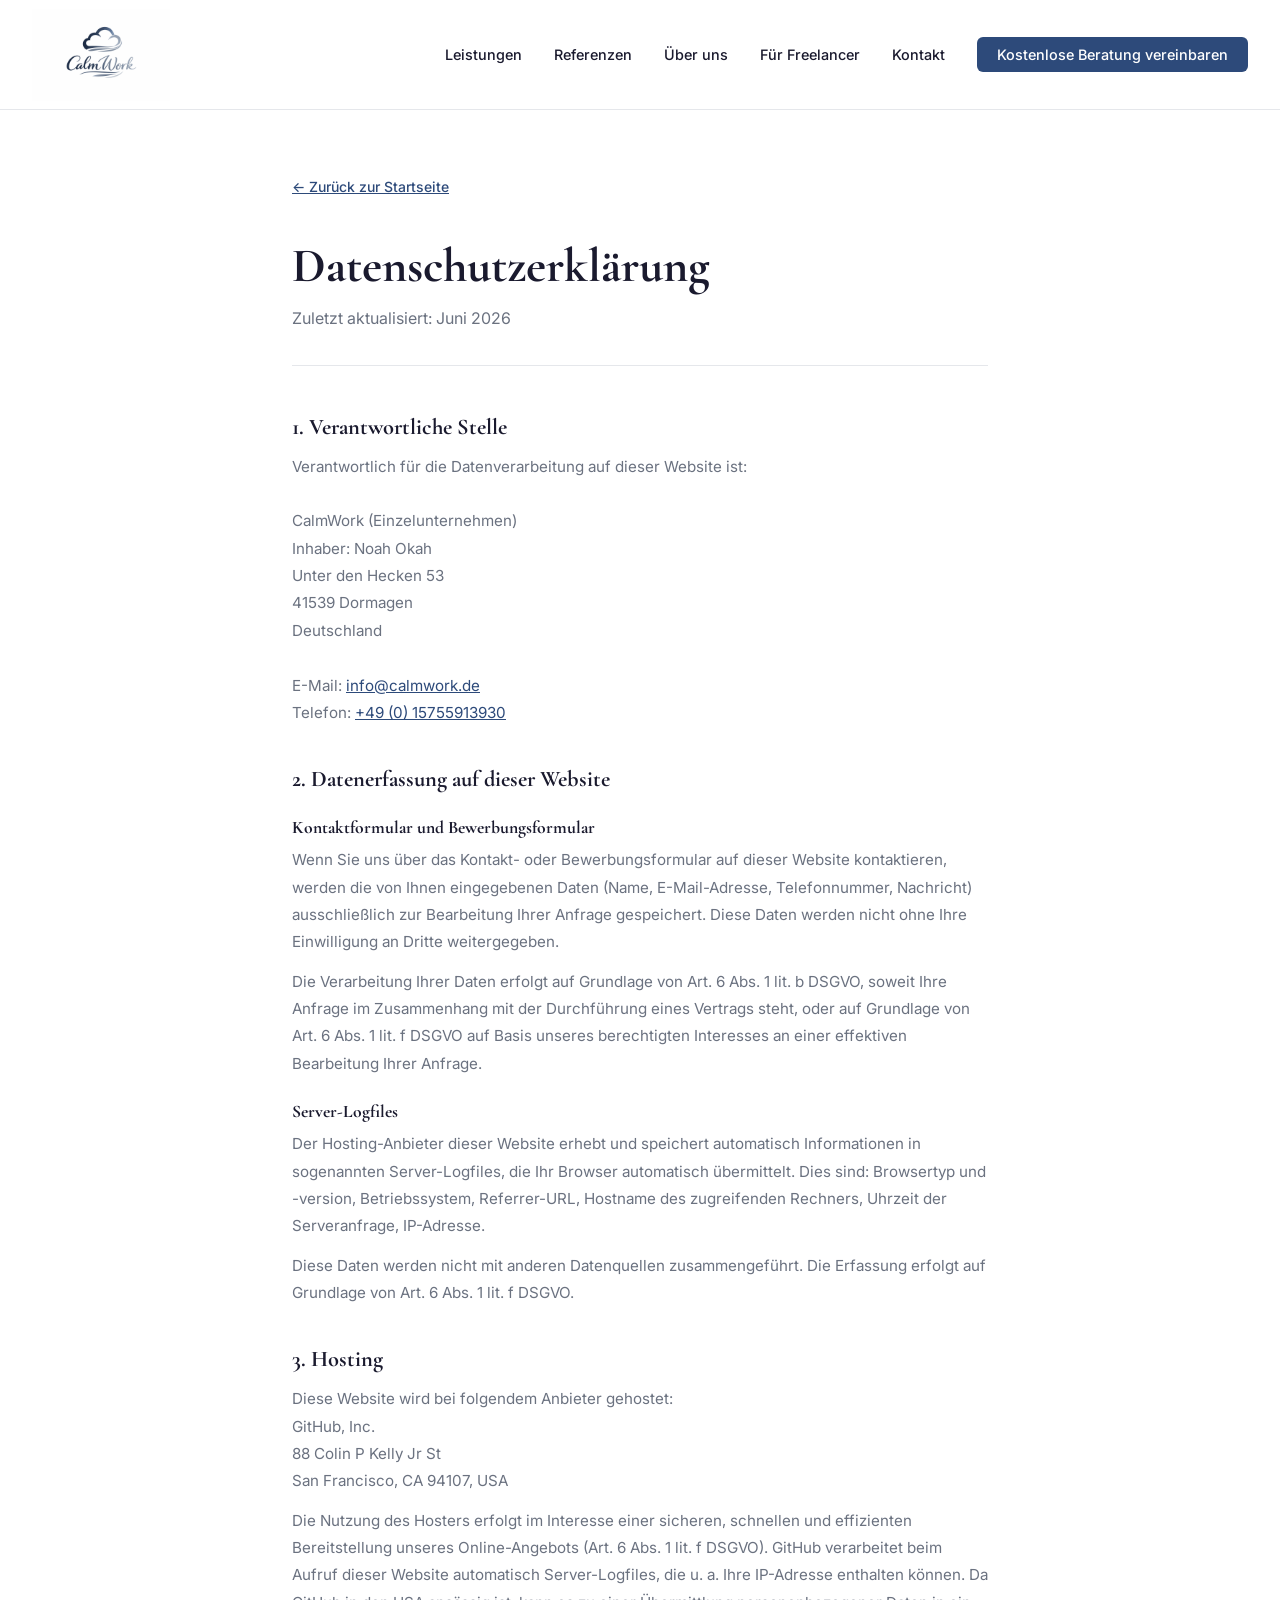
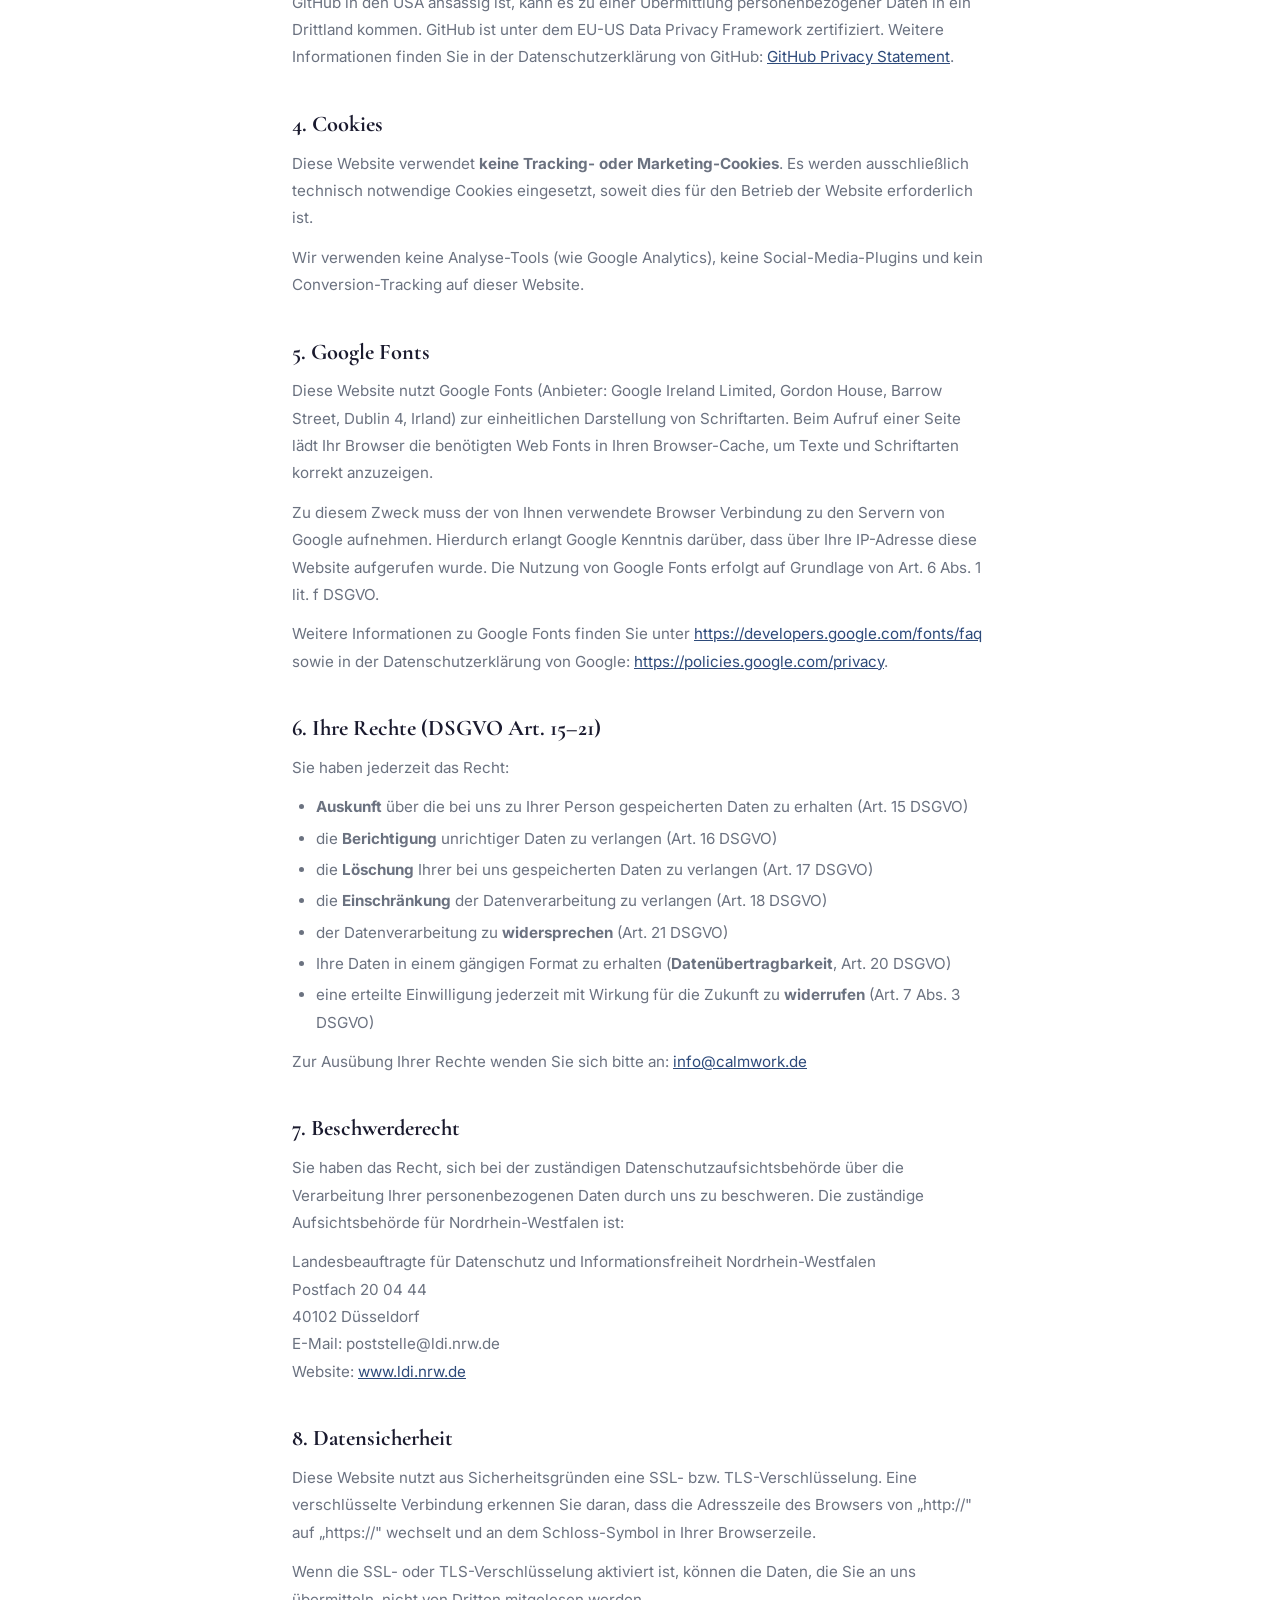
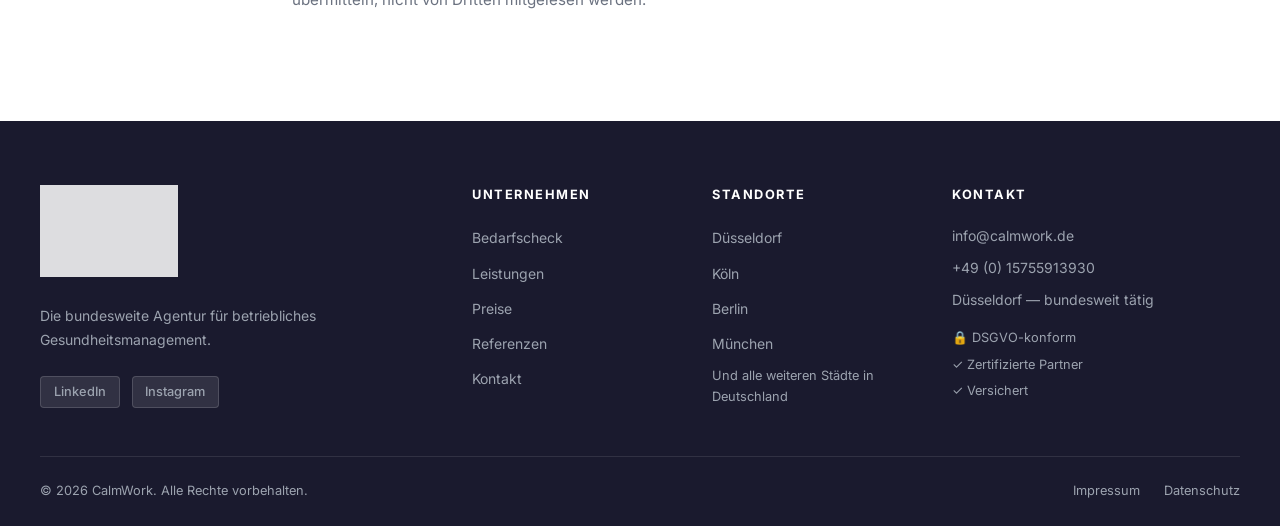
<file: datenschutz.html>
<!-- CalmWork Website | Logo: ./logo.png -->
<!DOCTYPE html>
<html lang="de" hreflang="de">
<head>
  <meta charset="UTF-8">
  <meta name="viewport" content="width=device-width, initial-scale=1.0">
  <title>Datenschutzerklärung – CalmWork</title>
  <meta name="robots" content="noindex">
  <link rel="canonical" href="https://calmwork.de/datenschutz.html">
  <link rel="preconnect" href="https://fonts.googleapis.com">
  <link rel="preconnect" href="https://fonts.gstatic.com" crossorigin>
  <link href="https://fonts.googleapis.com/css2?family=Cormorant+Garamond:wght@400;500;600;700&family=Inter:wght@400;500;600;700&display=swap" rel="stylesheet">
  <style>
    :root {
      --bg: #FFFFFF;
      --bg-soft: #F9F8F6;
      --navy: #2d4a7a;
      --navy-dark: #1a1a2e;
      --navy-light: #e8edf5;
      --text: #1a1a2e;
      --text-muted: #6b7280;
      --border: #e5e7eb;
      --footer-bg: #1a1a2e;
      --footer-text: #9ca3af;
    }
    *, *::before, *::after { box-sizing: border-box; margin: 0; padding: 0; }
    html { scroll-behavior: smooth; }
    body { font-family: 'Inter', sans-serif; color: var(--text); background: var(--bg); line-height: 1.6; overflow-x: hidden; }
    h1, h2, h3 { font-family: 'Cormorant Garamond', serif; line-height: 1.2; }
    a { color: inherit; text-decoration: none; }
    a:focus-visible { outline: 2px solid var(--navy); outline-offset: 2px; border-radius: 2px; }
    img { max-width: 100%; height: auto; }
    .nav-logo img { height: 92px; width: auto; }
    .footer-col img { height: 92px; width: auto; }

    nav { position: sticky; top: 0; z-index: 1000; background: var(--bg); border-bottom: 1px solid var(--border); padding: 0 2rem; display: flex; align-items: center; justify-content: space-between; height: 110px; transition: box-shadow 0.2s ease; }
    nav.scrolled { box-shadow: 0 2px 12px rgba(0,0,0,0.08); }
    .nav-logo a { display: flex; align-items: center; }
    .nav-links { display: flex; align-items: center; gap: 2rem; list-style: none; }
    .nav-links a { font-size: 0.9rem; font-weight: 500; color: var(--text); transition: color 0.2s; }
    .nav-links a:hover { color: var(--navy); }
    .nav-cta { background: var(--navy); color: #fff !important; padding: 0.55rem 1.25rem; border-radius: 6px; font-weight: 600; font-size: 0.875rem; transition: background 0.2s, transform 0.15s; }
    .nav-cta:hover { background: var(--navy-dark); transform: translateY(-1px); }
    .hamburger { display: none; flex-direction: column; gap: 5px; cursor: pointer; background: none; border: none; padding: 4px; }
    .hamburger span { display: block; width: 24px; height: 2px; background: var(--text); transition: all 0.3s ease; transform-origin: center; }
    .hamburger.open span:nth-child(1) { transform: rotate(45deg) translate(5px, 5px); }
    .hamburger.open span:nth-child(2) { opacity: 0; }
    .hamburger.open span:nth-child(3) { transform: rotate(-45deg) translate(5px, -5px); }
    .mobile-overlay { display: none; position: fixed; inset: 0; background: var(--bg); z-index: 999; flex-direction: column; align-items: center; justify-content: center; gap: 2rem; }
    .mobile-overlay.open { display: flex; }
    .mobile-overlay a { font-size: 1.4rem; font-weight: 600; color: var(--text); }
    .mobile-overlay .nav-cta { font-size: 1rem; padding: 0.75rem 2rem; }
    .mobile-close { position: absolute; top: 1.5rem; right: 2rem; font-size: 2rem; background: none; border: none; cursor: pointer; color: var(--text); line-height: 1; }

    .legal-content {
      max-width: 760px;
      margin: 0 auto;
      padding: 4rem 2rem 6rem;
    }

    .back-link {
      display: inline-flex;
      align-items: center;
      gap: 0.4rem;
      font-size: 0.875rem;
      font-weight: 500;
      color: var(--navy);
      margin-bottom: 2.5rem;
      transition: opacity 0.2s;
    }
    .back-link:hover { opacity: 0.7; }

    .legal-content h1 {
      font-size: clamp(2rem, 4vw, 3rem);
      color: var(--navy-dark);
      margin-bottom: 0.5rem;
    }

    .legal-content .subtitle {
      font-size: 1rem;
      color: var(--text-muted);
      margin-bottom: 3rem;
      padding-bottom: 2rem;
      border-bottom: 1px solid var(--border);
    }

    .legal-content h2 {
      font-size: 1.4rem;
      color: var(--navy-dark);
      margin-top: 2.5rem;
      margin-bottom: 0.75rem;
    }

    .legal-content h3 {
      font-size: 1.1rem;
      color: var(--text);
      margin-top: 1.5rem;
      margin-bottom: 0.5rem;
    }

    .legal-content p {
      font-size: 0.95rem;
      color: var(--text-muted);
      line-height: 1.8;
      margin-bottom: 0.75rem;
    }

    .legal-content ul {
      margin: 0.5rem 0 0.75rem 1.5rem;
    }

    .legal-content ul li {
      font-size: 0.95rem;
      color: var(--text-muted);
      line-height: 1.8;
      margin-bottom: 0.25rem;
    }

    .legal-content a {
      color: var(--navy);
      text-decoration: underline;
    }

    .placeholder-notice {
      background: var(--navy-light);
      border: 1px solid var(--navy);
      border-radius: 8px;
      padding: 1rem 1.25rem;
      margin-bottom: 2rem;
      font-size: 0.85rem;
      color: var(--navy);
      line-height: 1.6;
    }

    .placeholder {
      background: var(--bg-soft);
      border: 1px dashed var(--border);
      border-radius: 4px;
      padding: 0.2rem 0.6rem;
      font-style: italic;
      color: var(--text-muted);
      font-size: 0.9rem;
    }

    footer { background: var(--footer-bg); color: var(--footer-text); padding: 4rem 2rem 0; }
    .footer-inner { max-width: 1200px; margin: 0 auto; display: grid; grid-template-columns: 2fr 1fr 1fr 1.5fr; gap: 3rem; padding-bottom: 3rem; }
    .footer-brand-desc { font-size: 0.875rem; line-height: 1.7; margin: 1.25rem 0 1.5rem; }
    .footer-socials { display: flex; gap: 0.75rem; flex-wrap: wrap; }
    .footer-social-badge { background: rgba(255,255,255,0.1); border: 1px solid rgba(255,255,255,0.15); border-radius: 4px; padding: 0.3rem 0.8rem; font-size: 0.8rem; font-weight: 500; color: var(--footer-text); transition: background 0.2s; }
    .footer-social-badge:hover { background: rgba(255,255,255,0.18); }
    .footer-col h4 { font-family: 'Inter', sans-serif; font-size: 0.8rem; font-weight: 700; letter-spacing: 1.5px; text-transform: uppercase; color: #fff; margin-bottom: 1.25rem; }
    .footer-links { list-style: none; display: flex; flex-direction: column; gap: 0.6rem; }
    .footer-links a { font-size: 0.875rem; color: var(--footer-text); transition: color 0.2s; }
    .footer-links a:hover { color: #fff; }
    .footer-contact-item { display: flex; gap: 0.5rem; font-size: 0.875rem; margin-bottom: 0.6rem; }
    .footer-contact-item a { color: var(--footer-text); transition: color 0.2s; }
    .footer-contact-item a:hover { color: #fff; }
    .footer-trust { display: flex; flex-direction: column; gap: 0.4rem; margin-top: 1rem; }
    .footer-trust-item { font-size: 0.8rem; display: flex; align-items: center; gap: 0.3rem; }
    .footer-bottom { border-top: 1px solid rgba(255,255,255,0.1); padding: 1.5rem 0; max-width: 1200px; margin: 0 auto; display: flex; justify-content: space-between; align-items: center; font-size: 0.8rem; }
    .footer-bottom-links { display: flex; gap: 1.5rem; }
    .footer-bottom a { color: var(--footer-text); transition: color 0.2s; }
    .footer-bottom a:hover { color: #fff; }

    @media (max-width: 1024px) { .footer-inner { grid-template-columns: 1fr 1fr; gap: 2rem; } }
    @media (max-width: 768px) {
      nav { padding: 0 1rem; }
      .nav-links, .nav-cta-wrap { display: none; }
      .hamburger { display: flex; }
      .legal-content { padding: 2.5rem 1.25rem 4rem; }
      .footer-inner { grid-template-columns: 1fr; gap: 2rem; }
      .footer-bottom { flex-direction: column; gap: 1rem; text-align: center; }
    }
  </style>
</head>
<body>

<nav id="main-nav" role="navigation" aria-label="Hauptnavigation">
  <div class="nav-logo">
    <a href="index.html" aria-label="CalmWork Startseite"><img src="./logo.png" height="10" alt="CalmWork"></a>
  </div>
  <ul class="nav-links">
    <li><a href="index.html#leistungen">Leistungen</a></li>
    <li><a href="index.html#referenzen">Referenzen</a></li>
    <li><a href="index.html#about">Über uns</a></li>
    <li><a href="index.html#freelancer">Für Freelancer</a></li>
    <li><a href="mailto:info@calmwork.de">Kontakt</a></li>
    <li class="nav-cta-wrap"><a href="mailto:info@calmwork.de" class="nav-cta">Kostenlose Beratung vereinbaren</a></li>
  </ul>
  <button class="hamburger" id="hamburger" aria-label="Menü öffnen" aria-expanded="false">
    <span></span><span></span><span></span>
  </button>
</nav>

<div class="mobile-overlay" id="mobile-overlay" role="dialog" aria-label="Mobilmenü">
  <button class="mobile-close" id="mobile-close" aria-label="Menü schließen">×</button>
  <a href="index.html#leistungen">Leistungen</a>
  <a href="index.html#referenzen">Referenzen</a>
  <a href="index.html#about">Über uns</a>
  <a href="index.html#freelancer">Für Freelancer</a>
  <a href="mailto:info@calmwork.de">Kontakt</a>
  <a href="mailto:info@calmwork.de" class="nav-cta">Kostenlose Beratung vereinbaren</a>
</div>

<main>
  <div class="legal-content">
    <a href="index.html" class="back-link">← Zurück zur Startseite</a>

    <h1>Datenschutzerklärung</h1>
    <p class="subtitle">Zuletzt aktualisiert: Juni 2026</p>

    <h2>1. Verantwortliche Stelle</h2>
    <p>
      Verantwortlich für die Datenverarbeitung auf dieser Website ist:<br><br>
      CalmWork (Einzelunternehmen)<br>
      Inhaber: Noah Okah<br>
      Unter den Hecken 53<br>
      41539 Dormagen<br>
      Deutschland<br><br>
      E-Mail: <a href="mailto:info@calmwork.de">info@calmwork.de</a><br>
      Telefon: <a href="tel:+4915755913930">+49 (0) 15755913930</a>
    </p>

    <h2>2. Datenerfassung auf dieser Website</h2>

    <h3>Kontaktformular und Bewerbungsformular</h3>
    <p>Wenn Sie uns über das Kontakt- oder Bewerbungsformular auf dieser Website kontaktieren, werden die von Ihnen eingegebenen Daten (Name, E-Mail-Adresse, Telefonnummer, Nachricht) ausschließlich zur Bearbeitung Ihrer Anfrage gespeichert. Diese Daten werden nicht ohne Ihre Einwilligung an Dritte weitergegeben.</p>
    <p>Die Verarbeitung Ihrer Daten erfolgt auf Grundlage von Art. 6 Abs. 1 lit. b DSGVO, soweit Ihre Anfrage im Zusammenhang mit der Durchführung eines Vertrags steht, oder auf Grundlage von Art. 6 Abs. 1 lit. f DSGVO auf Basis unseres berechtigten Interesses an einer effektiven Bearbeitung Ihrer Anfrage.</p>

    <h3>Server-Logfiles</h3>
    <p>Der Hosting-Anbieter dieser Website erhebt und speichert automatisch Informationen in sogenannten Server-Logfiles, die Ihr Browser automatisch übermittelt. Dies sind: Browsertyp und -version, Betriebssystem, Referrer-URL, Hostname des zugreifenden Rechners, Uhrzeit der Serveranfrage, IP-Adresse.</p>
    <p>Diese Daten werden nicht mit anderen Datenquellen zusammengeführt. Die Erfassung erfolgt auf Grundlage von Art. 6 Abs. 1 lit. f DSGVO.</p>

    <h2>3. Hosting</h2>
    <p>Diese Website wird bei folgendem Anbieter gehostet:<br>
    GitHub, Inc.<br>
    88 Colin P Kelly Jr St<br>
    San Francisco, CA 94107, USA</p>
    <p>Die Nutzung des Hosters erfolgt im Interesse einer sicheren, schnellen und effizienten Bereitstellung unseres Online-Angebots (Art. 6 Abs. 1 lit. f DSGVO). GitHub verarbeitet beim Aufruf dieser Website automatisch Server-Logfiles, die u.&nbsp;a. Ihre IP-Adresse enthalten können. Da GitHub in den USA ansässig ist, kann es zu einer Übermittlung personenbezogener Daten in ein Drittland kommen. GitHub ist unter dem EU-US Data Privacy Framework zertifiziert. Weitere Informationen finden Sie in der Datenschutzerklärung von GitHub: <a href="https://docs.github.com/en/site-policy/privacy-policies/github-privacy-statement" target="_blank" rel="noopener">GitHub Privacy Statement</a>.</p>

    <h2>4. Cookies</h2>
    <p>Diese Website verwendet <strong>keine Tracking- oder Marketing-Cookies</strong>. Es werden ausschließlich technisch notwendige Cookies eingesetzt, soweit dies für den Betrieb der Website erforderlich ist.</p>
    <p>Wir verwenden keine Analyse-Tools (wie Google Analytics), keine Social-Media-Plugins und kein Conversion-Tracking auf dieser Website.</p>

    <h2>5. Google Fonts</h2>
    <p>Diese Website nutzt Google Fonts (Anbieter: Google Ireland Limited, Gordon House, Barrow Street, Dublin 4, Irland) zur einheitlichen Darstellung von Schriftarten. Beim Aufruf einer Seite lädt Ihr Browser die benötigten Web Fonts in Ihren Browser-Cache, um Texte und Schriftarten korrekt anzuzeigen.</p>
    <p>Zu diesem Zweck muss der von Ihnen verwendete Browser Verbindung zu den Servern von Google aufnehmen. Hierdurch erlangt Google Kenntnis darüber, dass über Ihre IP-Adresse diese Website aufgerufen wurde. Die Nutzung von Google Fonts erfolgt auf Grundlage von Art. 6 Abs. 1 lit. f DSGVO.</p>
    <p>Weitere Informationen zu Google Fonts finden Sie unter <a href="https://developers.google.com/fonts/faq" target="_blank" rel="noopener">https://developers.google.com/fonts/faq</a> sowie in der Datenschutzerklärung von Google: <a href="https://policies.google.com/privacy" target="_blank" rel="noopener">https://policies.google.com/privacy</a>.</p>

    <h2>6. Ihre Rechte (DSGVO Art. 15–21)</h2>
    <p>Sie haben jederzeit das Recht:</p>
    <ul>
      <li><strong>Auskunft</strong> über die bei uns zu Ihrer Person gespeicherten Daten zu erhalten (Art. 15 DSGVO)</li>
      <li>die <strong>Berichtigung</strong> unrichtiger Daten zu verlangen (Art. 16 DSGVO)</li>
      <li>die <strong>Löschung</strong> Ihrer bei uns gespeicherten Daten zu verlangen (Art. 17 DSGVO)</li>
      <li>die <strong>Einschränkung</strong> der Datenverarbeitung zu verlangen (Art. 18 DSGVO)</li>
      <li>der Datenverarbeitung zu <strong>widersprechen</strong> (Art. 21 DSGVO)</li>
      <li>Ihre Daten in einem gängigen Format zu erhalten (<strong>Datenübertragbarkeit</strong>, Art. 20 DSGVO)</li>
      <li>eine erteilte Einwilligung jederzeit mit Wirkung für die Zukunft zu <strong>widerrufen</strong> (Art. 7 Abs. 3 DSGVO)</li>
    </ul>
    <p>Zur Ausübung Ihrer Rechte wenden Sie sich bitte an: <a href="mailto:info@calmwork.de">info@calmwork.de</a></p>

    <h2>7. Beschwerderecht</h2>
    <p>Sie haben das Recht, sich bei der zuständigen Datenschutzaufsichtsbehörde über die Verarbeitung Ihrer personenbezogenen Daten durch uns zu beschweren. Die zuständige Aufsichtsbehörde für Nordrhein-Westfalen ist:</p>
    <p>
      Landesbeauftragte für Datenschutz und Informationsfreiheit Nordrhein-Westfalen<br>
      Postfach 20 04 44<br>
      40102 Düsseldorf<br>
      E-Mail: poststelle@ldi.nrw.de<br>
      Website: <a href="https://www.ldi.nrw.de" target="_blank" rel="noopener">www.ldi.nrw.de</a>
    </p>

    <h2>8. Datensicherheit</h2>
    <p>Diese Website nutzt aus Sicherheitsgründen eine SSL- bzw. TLS-Verschlüsselung. Eine verschlüsselte Verbindung erkennen Sie daran, dass die Adresszeile des Browsers von „http://" auf „https://" wechselt und an dem Schloss-Symbol in Ihrer Browserzeile.</p>
    <p>Wenn die SSL- oder TLS-Verschlüsselung aktiviert ist, können die Daten, die Sie an uns übermitteln, nicht von Dritten mitgelesen werden.</p>
  </div>
</main>

<footer>
  <div class="footer-inner">
    <div class="footer-col">
      <a href="index.html" aria-label="CalmWork Startseite">
        <img src="./logo.png" height="10" alt="CalmWork" style="filter: brightness(0) invert(1) opacity(0.85);">
      </a>
      <p class="footer-brand-desc">Die bundesweite Agentur für betriebliches Gesundheitsmanagement.</p>
      <div class="footer-socials">
        <a href="#" class="footer-social-badge">LinkedIn</a>
        <a href="#" class="footer-social-badge">Instagram</a>
      </div>
    </div>
    <div class="footer-col">
      <h4>Unternehmen</h4>
      <ul class="footer-links">
        <li><a href="index.html#quiz">Bedarfscheck</a></li>
        <li><a href="index.html#leistungen">Leistungen</a></li>
        <li><a href="index.html#preise">Preise</a></li>
        <li><a href="index.html#referenzen">Referenzen</a></li>
        <li><a href="mailto:info@calmwork.de">Kontakt</a></li>
      </ul>
    </div>
    <div class="footer-col">
      <h4>Standorte</h4>
      <ul class="footer-links">
        <li><a href="duesseldorf.html">Düsseldorf</a></li>
        <li><a href="koeln.html">Köln</a></li>
        <li><a href="berlin.html">Berlin</a></li>
        <li><a href="muenchen.html">München</a></li>
        <li style="color:var(--footer-text);font-size:0.8rem;">Und alle weiteren Städte in Deutschland</li>
      </ul>
    </div>
    <div class="footer-col">
      <h4>Kontakt</h4>
      <div class="footer-contact-item"><a href="mailto:info@calmwork.de">info@calmwork.de</a></div>
      <div class="footer-contact-item"><a href="tel:+4915755913930">+49 (0) 15755913930</a></div>
      <div class="footer-contact-item">Düsseldorf — bundesweit tätig</div>
      <div class="footer-trust">
        <div class="footer-trust-item">🔒 DSGVO-konform</div>
        <div class="footer-trust-item">✓ Zertifizierte Partner</div>
        <div class="footer-trust-item">✓ Versichert</div>
      </div>
    </div>
  </div>
  <div class="footer-bottom">
    <span>© 2026 CalmWork. Alle Rechte vorbehalten.</span>
    <div class="footer-bottom-links">
      <a href="impressum.html">Impressum</a>
      <a href="datenschutz.html">Datenschutz</a>
    </div>
  </div>
</footer>

<script>
  const nav = document.getElementById('main-nav');
  window.addEventListener('scroll', () => { nav.classList.toggle('scrolled', window.scrollY > 10); }, { passive: true });
  const hamburger = document.getElementById('hamburger');
  const overlay = document.getElementById('mobile-overlay');
  const mobileClose = document.getElementById('mobile-close');
  hamburger.addEventListener('click', () => { const isOpen = overlay.classList.toggle('open'); hamburger.classList.toggle('open', isOpen); hamburger.setAttribute('aria-expanded', isOpen); document.body.style.overflow = isOpen ? 'hidden' : ''; });
  mobileClose.addEventListener('click', closeMenu);
  overlay.querySelectorAll('a').forEach(a => a.addEventListener('click', closeMenu));
  function closeMenu() { overlay.classList.remove('open'); hamburger.classList.remove('open'); hamburger.setAttribute('aria-expanded', 'false'); document.body.style.overflow = ''; }
</script>
</body>
</html>
</file>
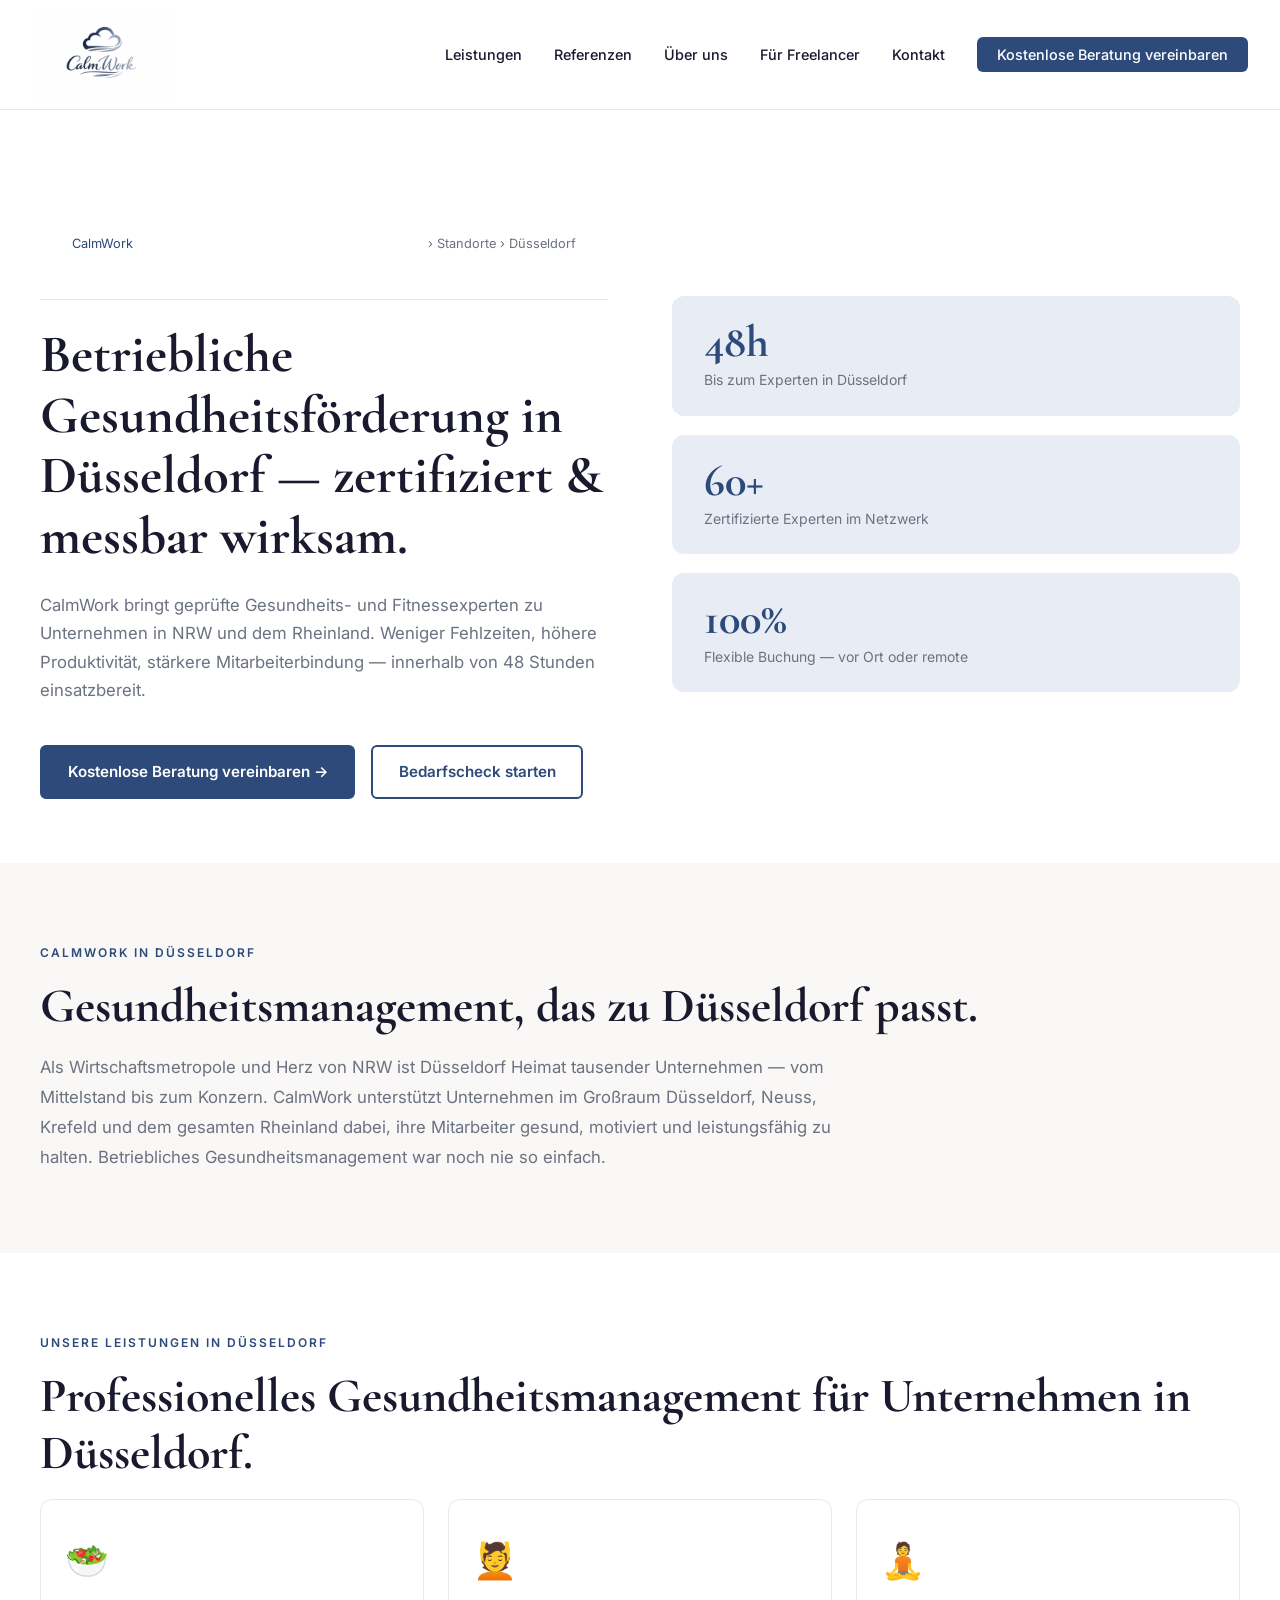
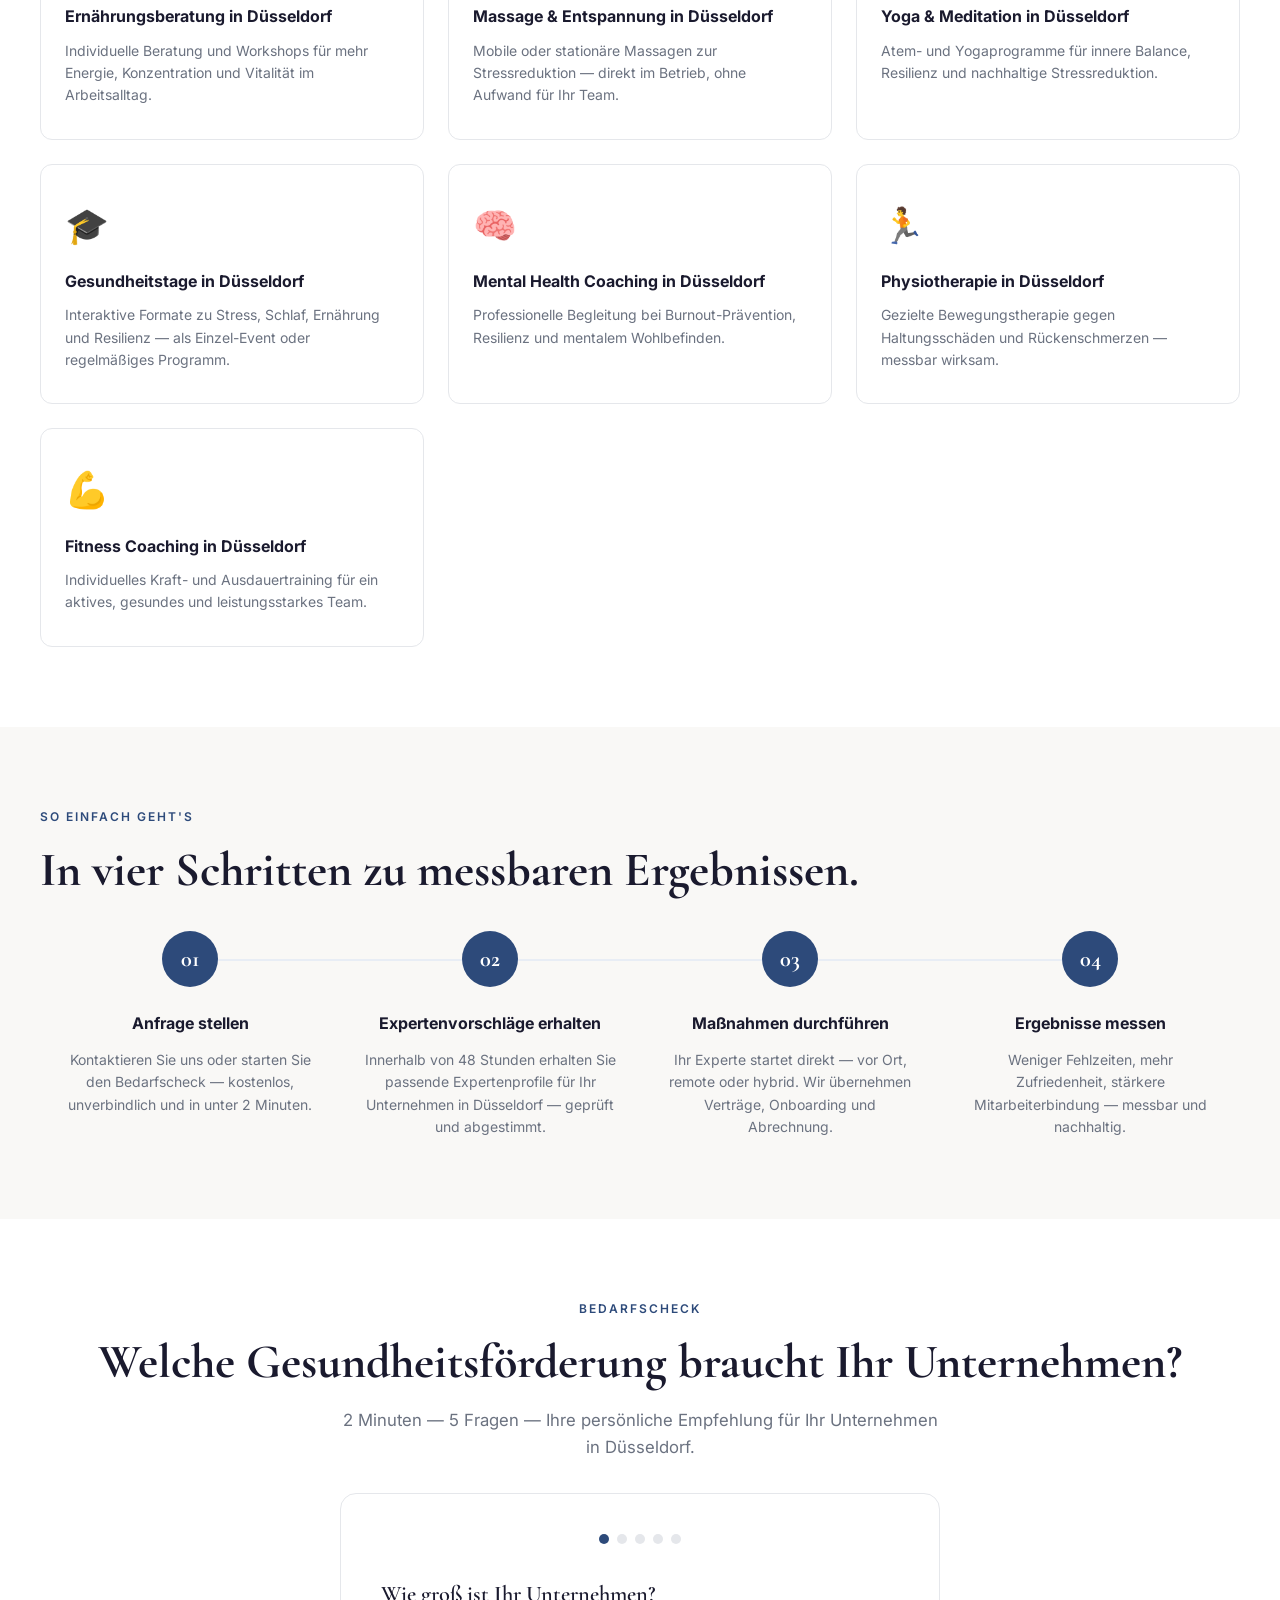
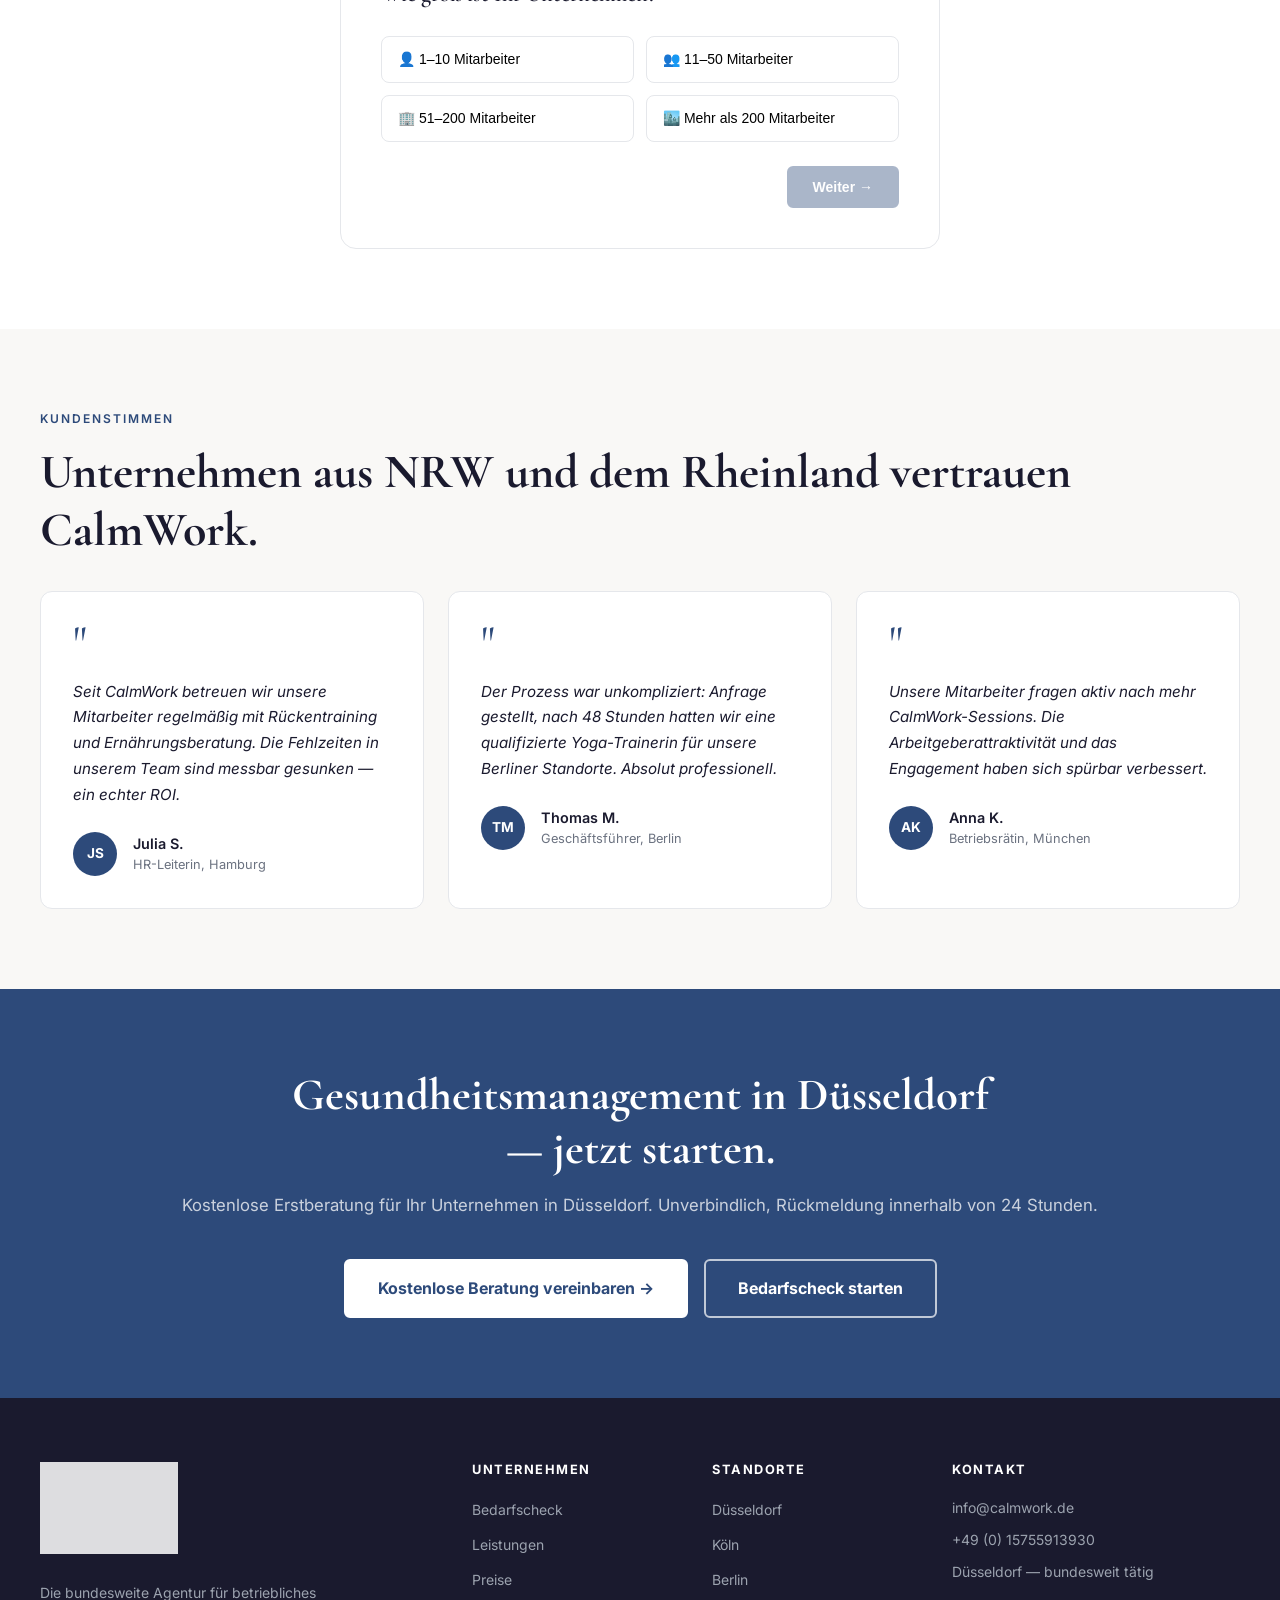
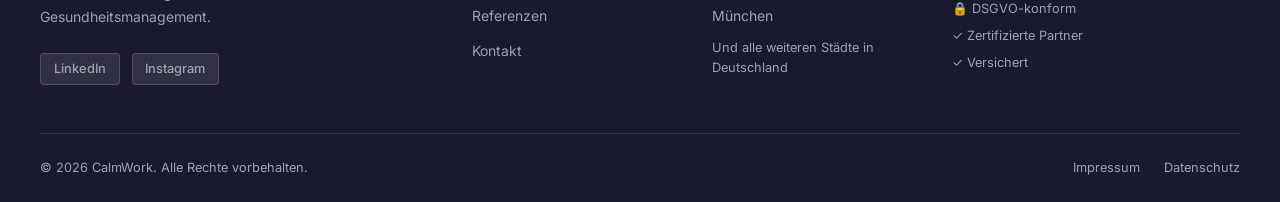
<file: duesseldorf.html>
<!-- CalmWork Website | Logo: ./logo.png -->
<!DOCTYPE html>
<html lang="de" hreflang="de">
<head>
  <meta charset="UTF-8">
  <meta name="viewport" content="width=device-width, initial-scale=1.0">
  <title>Gesundheitsförderung Düsseldorf – CalmWork | BGF Agentur</title>
  <meta name="description" content="Betriebliche Gesundheitsförderung in Düsseldorf: CalmWork vermittelt zertifizierte Experten für Yoga, Fitness, Ernährung und Mental Health — in 48h, vor Ort oder remote.">
  <meta name="keywords" content="Gesundheitsförderung Düsseldorf, betriebliche Gesundheitsförderung Düsseldorf, BGF Düsseldorf, BGM Düsseldorf, Fitness Coaching Düsseldorf, Yoga Unternehmen Düsseldorf, Mitarbeiterbindung Düsseldorf, Gesundheitsmanagement Düsseldorf">
  <link rel="canonical" href="https://calmwork.de/duesseldorf.html">
  <link rel="preconnect" href="https://fonts.googleapis.com">
  <link rel="preconnect" href="https://fonts.gstatic.com" crossorigin>
  <link href="https://fonts.googleapis.com/css2?family=Cormorant+Garamond:wght@400;500;600;700&family=Inter:wght@400;500;600;700&display=swap" rel="stylesheet">
  <style>
    :root {
      --bg: #FFFFFF;
      --bg-soft: #F9F8F6;
      --navy: #2d4a7a;
      --navy-dark: #1a1a2e;
      --navy-light: #e8edf5;
      --text: #1a1a2e;
      --text-muted: #6b7280;
      --border: #e5e7eb;
      --footer-bg: #1a1a2e;
      --footer-text: #9ca3af;
    }
    *, *::before, *::after { box-sizing: border-box; margin: 0; padding: 0; }
    html { scroll-behavior: smooth; }
    body { font-family: 'Inter', sans-serif; color: var(--text); background: var(--bg); line-height: 1.6; overflow-x: hidden; }
    h1, h2, h3, h4 { font-family: 'Cormorant Garamond', serif; line-height: 1.2; }
    a { color: inherit; text-decoration: none; }
    a:focus-visible { outline: 2px solid var(--navy); outline-offset: 2px; border-radius: 2px; }
    img { max-width: 100%; height: auto; }
    .nav-logo img { height: 92px; width: auto; }
    .footer-col img { height: 92px; width: auto; }

    nav { position: sticky; top: 0; z-index: 1000; background: var(--bg); border-bottom: 1px solid var(--border); padding: 0 2rem; display: flex; align-items: center; justify-content: space-between; height: 110px; transition: box-shadow 0.2s ease; }
    nav.scrolled { box-shadow: 0 2px 12px rgba(0,0,0,0.08); }
    .nav-logo { display: flex; align-items: center; }
    .nav-logo a { display: flex; align-items: center; }
    .nav-links { display: flex; align-items: center; gap: 2rem; list-style: none; }
    .nav-links a { font-size: 0.9rem; font-weight: 500; color: var(--text); transition: color 0.2s; }
    .nav-links a:hover { color: var(--navy); }
    .nav-cta { background: var(--navy); color: #fff !important; padding: 0.55rem 1.25rem; border-radius: 6px; font-weight: 600; font-size: 0.875rem; transition: background 0.2s, transform 0.15s; }
    .nav-cta:hover { background: var(--navy-dark); transform: translateY(-1px); }
    .hamburger { display: none; flex-direction: column; gap: 5px; cursor: pointer; background: none; border: none; padding: 4px; }
    .hamburger span { display: block; width: 24px; height: 2px; background: var(--text); transition: all 0.3s ease; transform-origin: center; }
    .hamburger.open span:nth-child(1) { transform: rotate(45deg) translate(5px, 5px); }
    .hamburger.open span:nth-child(2) { opacity: 0; }
    .hamburger.open span:nth-child(3) { transform: rotate(-45deg) translate(5px, -5px); }
    .mobile-overlay { display: none; position: fixed; inset: 0; background: var(--bg); z-index: 999; flex-direction: column; align-items: center; justify-content: center; gap: 2rem; }
    .mobile-overlay.open { display: flex; }
    .mobile-overlay a { font-size: 1.4rem; font-weight: 600; color: var(--text); }
    .mobile-overlay .nav-cta { font-size: 1rem; padding: 0.75rem 2rem; }
    .mobile-close { position: absolute; top: 1.5rem; right: 2rem; font-size: 2rem; background: none; border: none; cursor: pointer; color: var(--text); line-height: 1; }

    section { padding: 5rem 2rem; }
    .container { max-width: 1200px; margin: 0 auto; }
    .section-label { font-family: 'Inter', sans-serif; font-size: 0.75rem; font-weight: 600; letter-spacing: 2px; text-transform: uppercase; color: var(--navy); margin-bottom: 1rem; }
    .section-heading { font-size: clamp(2rem, 4vw, 3rem); color: var(--text); margin-bottom: 1rem; }
    .section-sub { font-size: 1.05rem; color: var(--text-muted); margin-bottom: 3rem; max-width: 600px; }

    .fade-in { opacity: 0; transform: translateY(24px); transition: opacity 0.55s ease, transform 0.55s ease; }
    .fade-in.visible { opacity: 1; transform: none; }
    .fade-in:nth-child(2) { transition-delay: 0.1s; }
    .fade-in:nth-child(3) { transition-delay: 0.2s; }
    .fade-in:nth-child(4) { transition-delay: 0.3s; }

    /* Hero */
    .hero { padding: 5rem 2rem 4rem; background: var(--bg); }
    .hero-inner { max-width: 1200px; margin: 0 auto; display: grid; grid-template-columns: 1fr 1fr; gap: 4rem; align-items: center; }
    .breadcrumb { font-size: 0.8rem; color: var(--text-muted); margin-bottom: 1.5rem; }
    .breadcrumb a { color: var(--navy); }
    .breadcrumb a:hover { text-decoration: underline; }
    .hero-headline { font-size: clamp(2rem, 4.5vw, 3.3rem); color: var(--navy-dark); line-height: 1.15; margin-bottom: 1.5rem; }
    .hero-sub { font-size: 1.05rem; color: var(--text-muted); margin-bottom: 2.5rem; line-height: 1.7; }
    .hero-ctas { display: flex; gap: 1rem; flex-wrap: wrap; }
    .btn-primary { background: var(--navy); color: #fff; padding: 0.8rem 1.6rem; border-radius: 6px; font-weight: 600; font-size: 0.95rem; border: 2px solid var(--navy); cursor: pointer; transition: background 0.2s, transform 0.15s; display: inline-block; }
    .btn-primary:hover { background: var(--navy-dark); border-color: var(--navy-dark); transform: translateY(-2px); }
    .btn-outline { background: transparent; color: var(--navy); padding: 0.8rem 1.6rem; border-radius: 6px; font-weight: 600; font-size: 0.95rem; border: 2px solid var(--navy); cursor: pointer; transition: background 0.2s, color 0.2s, transform 0.15s; display: inline-block; }
    .btn-outline:hover { background: var(--navy); color: #fff; transform: translateY(-2px); }
    .btn-outline:focus-visible, .btn-primary:focus-visible { outline: 2px solid var(--navy); outline-offset: 3px; }
    .hero-stats { display: flex; flex-direction: column; gap: 1.2rem; }
    .stat-card { background: var(--navy-light); border-radius: 12px; padding: 1.5rem 2rem; }
    .stat-number { font-family: 'Cormorant Garamond', serif; font-size: 2.8rem; font-weight: 700; color: var(--navy); line-height: 1; margin-bottom: 0.25rem; }
    .stat-label { font-size: 0.875rem; color: var(--text-muted); }

    /* Local intro */
    .local-intro { background: var(--bg-soft); }
    .local-intro-text { font-size: 1.05rem; color: var(--text-muted); line-height: 1.8; max-width: 800px; }

    /* Services */
    .leistungen { background: var(--bg); }
    .services-grid { display: grid; grid-template-columns: repeat(3, 1fr); gap: 1.5rem; }
    .service-card { background: var(--bg); border: 1px solid var(--border); border-radius: 12px; padding: 2rem 1.5rem; transition: border-color 0.2s ease, transform 0.2s ease, box-shadow 0.2s ease; }
    .service-card:hover { border-color: var(--navy); transform: translateY(-2px); box-shadow: 0 8px 24px rgba(45,74,122,0.1); }
    .service-icon { font-size: 2.2rem; margin-bottom: 1rem; }
    .service-title { font-family: 'Inter', sans-serif; font-weight: 700; font-size: 1rem; margin-bottom: 0.6rem; }
    .service-desc { font-size: 0.875rem; color: var(--text-muted); line-height: 1.6; }

    /* Steps */
    .how-it-works { background: var(--bg-soft); }
    .steps-grid { display: grid; grid-template-columns: repeat(4, 1fr); gap: 0; margin-top: 2rem; position: relative; }
    .steps-grid::before { content: ''; position: absolute; top: 28px; left: calc(12.5% + 28px); right: calc(12.5% + 28px); height: 2px; background: var(--navy-light); z-index: 0; }
    .step { padding: 0 1.5rem; text-align: center; position: relative; z-index: 1; }
    .step-number { width: 56px; height: 56px; border-radius: 50%; background: var(--navy); color: #fff; font-family: 'Cormorant Garamond', serif; font-size: 1.4rem; font-weight: 700; display: flex; align-items: center; justify-content: center; margin: 0 auto 1.5rem; }
    .step-title { font-family: 'Inter', sans-serif; font-weight: 700; font-size: 1rem; margin-bottom: 0.75rem; }
    .step-desc { font-size: 0.875rem; color: var(--text-muted); line-height: 1.6; }

    /* Quiz */
    .quiz-section { background: var(--bg); }
    .quiz-card { background: var(--bg); border: 1px solid var(--border); border-radius: 16px; max-width: 600px; margin: 2rem auto 0; padding: 2.5rem; }
    .quiz-progress { display: flex; gap: 0.5rem; margin-bottom: 2rem; justify-content: center; }
    .quiz-dot { width: 10px; height: 10px; border-radius: 50%; background: var(--border); transition: background 0.2s; }
    .quiz-dot.active { background: var(--navy); }
    .quiz-dot.done { background: #8fa8c8; }
    .quiz-question { font-family: 'Cormorant Garamond', serif; font-size: 1.4rem; font-weight: 600; margin-bottom: 1.5rem; color: var(--text); }
    .quiz-options { display: grid; grid-template-columns: 1fr 1fr; gap: 0.75rem; }
    .quiz-option { border: 1.5px solid var(--border); border-radius: 8px; padding: 0.9rem 1rem; cursor: pointer; font-size: 0.875rem; font-weight: 500; transition: border-color 0.2s, background 0.2s; background: var(--bg); text-align: left; display: flex; align-items: center; gap: 0.5rem; }
    .quiz-option:hover { border-color: var(--navy); background: var(--navy-light); }
    .quiz-option.selected { border-color: var(--navy); background: var(--navy-light); }
    .quiz-option:focus-visible { outline: 2px solid var(--navy); outline-offset: 2px; }
    .quiz-nav { display: flex; justify-content: space-between; margin-top: 1.5rem; gap: 1rem; }
    .quiz-btn { padding: 0.7rem 1.5rem; border-radius: 6px; font-weight: 600; font-size: 0.875rem; cursor: pointer; transition: all 0.2s; border: 2px solid var(--navy); }
    .quiz-btn-next { background: var(--navy); color: #fff; margin-left: auto; }
    .quiz-btn-next:disabled { opacity: 0.4; cursor: not-allowed; }
    .quiz-btn-back { background: transparent; color: var(--navy); }
    .quiz-btn-back:hover { background: var(--navy-light); }
    .quiz-btn-next:not(:disabled):hover { background: var(--navy-dark); border-color: var(--navy-dark); }
    .quiz-btn:focus-visible { outline: 2px solid var(--navy); outline-offset: 3px; }
    .quiz-result { display: none; text-align: center; }
    .quiz-result.visible { display: block; }
    .quiz-result-icon { font-size: 3rem; margin-bottom: 1rem; }
    .quiz-result-title { font-family: 'Cormorant Garamond', serif; font-size: 1.8rem; color: var(--navy); margin-bottom: 0.75rem; }
    .quiz-result-desc { font-size: 0.95rem; color: var(--text-muted); margin-bottom: 1.5rem; line-height: 1.7; }
    .quiz-tags { display: flex; flex-wrap: wrap; gap: 0.5rem; justify-content: center; margin-bottom: 2rem; }
    .quiz-tag { background: var(--navy); color: #fff; border-radius: 20px; padding: 0.3rem 0.9rem; font-size: 0.8rem; font-weight: 500; }
    .quiz-result-ctas { display: flex; gap: 1rem; justify-content: center; flex-wrap: wrap; }
    .quiz-step { display: none; animation: fadeQ 0.2s ease; }
    .quiz-step.active { display: block; }
    @keyframes fadeQ { from { opacity: 0; } to { opacity: 1; } }

    /* Testimonials */
    .referenzen { background: var(--bg-soft); }
    .testimonials-grid { display: grid; grid-template-columns: repeat(3, 1fr); gap: 1.5rem; margin-top: 2rem; }
    .testimonial-card { background: var(--bg); border: 1px solid var(--border); border-radius: 12px; padding: 2rem; }
    .quote-mark { font-family: 'Cormorant Garamond', serif; font-size: 3rem; color: var(--navy); line-height: 0.8; margin-bottom: 1rem; }
    .quote-text { font-size: 0.95rem; color: var(--text); line-height: 1.7; margin-bottom: 1.5rem; font-style: italic; }
    .testimonial-author { display: flex; align-items: center; gap: 1rem; }
    .avatar { width: 44px; height: 44px; border-radius: 50%; background: var(--navy); color: #fff; font-weight: 700; font-size: 0.85rem; display: flex; align-items: center; justify-content: center; flex-shrink: 0; }
    .author-name { font-weight: 600; font-size: 0.9rem; }
    .author-title { font-size: 0.8rem; color: var(--text-muted); }

    /* CTA Banner */
    .local-cta { background: var(--navy); padding: 5rem 2rem; text-align: center; }
    .local-cta-heading { font-size: clamp(2rem, 4vw, 2.8rem); color: #fff; margin-bottom: 1rem; max-width: 700px; margin-left: auto; margin-right: auto; }
    .local-cta-sub { font-size: 1.05rem; color: rgba(255,255,255,0.75); margin-bottom: 2.5rem; }
    .local-cta-btns { display: flex; gap: 1rem; justify-content: center; flex-wrap: wrap; }
    .btn-white { background: #fff; color: var(--navy); padding: 0.9rem 2rem; border-radius: 6px; font-weight: 700; font-size: 1rem; border: 2px solid #fff; transition: all 0.2s; display: inline-block; }
    .btn-white:hover { background: transparent; color: #fff; transform: translateY(-2px); }
    .btn-white:focus-visible { outline: 2px solid #fff; outline-offset: 3px; }
    .btn-white-outline { background: transparent; color: #fff; padding: 0.9rem 2rem; border-radius: 6px; font-weight: 700; font-size: 1rem; border: 2px solid rgba(255,255,255,0.7); transition: all 0.2s; display: inline-block; }
    .btn-white-outline:hover { background: rgba(255,255,255,0.1); transform: translateY(-2px); }
    .btn-white-outline:focus-visible { outline: 2px solid #fff; outline-offset: 3px; }

    /* Footer */
    footer { background: var(--footer-bg); color: var(--footer-text); padding: 4rem 2rem 0; }
    .footer-inner { max-width: 1200px; margin: 0 auto; display: grid; grid-template-columns: 2fr 1fr 1fr 1.5fr; gap: 3rem; padding-bottom: 3rem; }
    .footer-brand-desc { font-size: 0.875rem; line-height: 1.7; margin: 1.25rem 0 1.5rem; }
    .footer-socials { display: flex; gap: 0.75rem; flex-wrap: wrap; }
    .footer-social-badge { background: rgba(255,255,255,0.1); border: 1px solid rgba(255,255,255,0.15); border-radius: 4px; padding: 0.3rem 0.8rem; font-size: 0.8rem; font-weight: 500; color: var(--footer-text); transition: background 0.2s; }
    .footer-social-badge:hover { background: rgba(255,255,255,0.18); }
    .footer-col h4 { font-family: 'Inter', sans-serif; font-size: 0.8rem; font-weight: 700; letter-spacing: 1.5px; text-transform: uppercase; color: #fff; margin-bottom: 1.25rem; }
    .footer-links { list-style: none; display: flex; flex-direction: column; gap: 0.6rem; }
    .footer-links a { font-size: 0.875rem; color: var(--footer-text); transition: color 0.2s; }
    .footer-links a:hover { color: #fff; }
    .footer-contact-item { display: flex; gap: 0.5rem; font-size: 0.875rem; margin-bottom: 0.6rem; }
    .footer-contact-item a { color: var(--footer-text); transition: color 0.2s; }
    .footer-contact-item a:hover { color: #fff; }
    .footer-trust { display: flex; flex-direction: column; gap: 0.4rem; margin-top: 1rem; }
    .footer-trust-item { font-size: 0.8rem; display: flex; align-items: center; gap: 0.3rem; }
    .footer-bottom { border-top: 1px solid rgba(255,255,255,0.1); padding: 1.5rem 0; max-width: 1200px; margin: 0 auto; display: flex; justify-content: space-between; align-items: center; font-size: 0.8rem; }
    .footer-bottom-links { display: flex; gap: 1.5rem; }
    .footer-bottom a { color: var(--footer-text); transition: color 0.2s; }
    .footer-bottom a:hover { color: #fff; }

    @media (max-width: 1024px) {
      .services-grid { grid-template-columns: repeat(2, 1fr); }
      .steps-grid { grid-template-columns: repeat(2, 1fr); }
      .steps-grid::before { display: none; }
      .testimonials-grid { grid-template-columns: repeat(2, 1fr); }
      .footer-inner { grid-template-columns: 1fr 1fr; gap: 2rem; }
    }
    @media (max-width: 768px) {
      nav { padding: 0 1rem; }
      .nav-links, .nav-cta-wrap { display: none; }
      .hamburger { display: flex; }
      section { padding: 3.5rem 1.25rem; }
      .hero { padding: 3rem 1.25rem; }
      .hero-inner { grid-template-columns: 1fr; gap: 2.5rem; }
      .services-grid { grid-template-columns: 1fr; }
      .steps-grid { grid-template-columns: 1fr; gap: 2rem; }
      .testimonials-grid { grid-template-columns: 1fr; }
      .footer-inner { grid-template-columns: 1fr; gap: 2rem; }
      .footer-bottom { flex-direction: column; gap: 1rem; text-align: center; }
      .quiz-options { grid-template-columns: 1fr; }
    }
  </style>
</head>
<body>

<nav id="main-nav" role="navigation" aria-label="Hauptnavigation">
  <div class="nav-logo">
    <a href="index.html" aria-label="CalmWork Startseite"><img src="./logo.png" height="10" alt="CalmWork"></a>
  </div>
  <ul class="nav-links">
    <li><a href="index.html#leistungen">Leistungen</a></li>
    <li><a href="index.html#referenzen">Referenzen</a></li>
    <li><a href="index.html#about">Über uns</a></li>
    <li><a href="index.html#freelancer">Für Freelancer</a></li>
    <li><a href="mailto:info@calmwork.de">Kontakt</a></li>
    <li class="nav-cta-wrap"><a href="mailto:info@calmwork.de" class="nav-cta">Kostenlose Beratung vereinbaren</a></li>
  </ul>
  <button class="hamburger" id="hamburger" aria-label="Menü öffnen" aria-expanded="false">
    <span></span><span></span><span></span>
  </button>
</nav>

<div class="mobile-overlay" id="mobile-overlay" role="dialog" aria-label="Mobilmenü">
  <button class="mobile-close" id="mobile-close" aria-label="Menü schließen">×</button>
  <a href="index.html#leistungen">Leistungen</a>
  <a href="index.html#referenzen">Referenzen</a>
  <a href="index.html#about">Über uns</a>
  <a href="index.html#freelancer">Für Freelancer</a>
  <a href="mailto:info@calmwork.de">Kontakt</a>
  <a href="mailto:info@calmwork.de" class="nav-cta">Kostenlose Beratung vereinbaren</a>
</div>

<main>

<section class="hero">
  <div class="hero-inner">
    <div class="fade-in">
      <nav class="breadcrumb" aria-label="Brotkrümelnavigation">
        <a href="index.html">CalmWork</a> › Standorte › Düsseldorf
      </nav>
      <h1 class="hero-headline">Betriebliche Gesundheitsförderung in Düsseldorf — zertifiziert &amp; messbar wirksam.</h1>
      <p class="hero-sub">CalmWork bringt geprüfte Gesundheits- und Fitnessexperten zu Unternehmen in NRW und dem Rheinland. Weniger Fehlzeiten, höhere Produktivität, stärkere Mitarbeiterbindung — innerhalb von 48 Stunden einsatzbereit.</p>
      <div class="hero-ctas">
        <a href="mailto:info@calmwork.de" class="btn-primary">Kostenlose Beratung vereinbaren →</a>
        <a href="#quiz" class="btn-outline">Bedarfscheck starten</a>
      </div>
    </div>
    <div class="hero-stats fade-in">
      <div class="stat-card">
        <div class="stat-number">48h</div>
        <div class="stat-label">Bis zum Experten in Düsseldorf</div>
      </div>
      <div class="stat-card">
        <div class="stat-number">60+</div>
        <div class="stat-label">Zertifizierte Experten im Netzwerk</div>
      </div>
      <div class="stat-card">
        <div class="stat-number">100%</div>
        <div class="stat-label">Flexible Buchung — vor Ort oder remote</div>
      </div>
    </div>
  </div>
</section>

<section class="local-intro">
  <div class="container">
    <p class="section-label">CalmWork in Düsseldorf</p>
    <h2 class="section-heading">Gesundheitsmanagement, das zu Düsseldorf passt.</h2>
    <p class="local-intro-text fade-in">Als Wirtschaftsmetropole und Herz von NRW ist Düsseldorf Heimat tausender Unternehmen — vom Mittelstand bis zum Konzern. CalmWork unterstützt Unternehmen im Großraum Düsseldorf, Neuss, Krefeld und dem gesamten Rheinland dabei, ihre Mitarbeiter gesund, motiviert und leistungsfähig zu halten. Betriebliches Gesundheitsmanagement war noch nie so einfach.</p>
  </div>
</section>

<section class="leistungen" id="leistungen">
  <div class="container">
    <p class="section-label">Unsere Leistungen in Düsseldorf</p>
    <h2 class="section-heading">Professionelles Gesundheitsmanagement für Unternehmen in Düsseldorf.</h2>
    <div class="services-grid">
      <div class="service-card fade-in"><div class="service-icon">🥗</div><div class="service-title">Ernährungsberatung in Düsseldorf</div><p class="service-desc">Individuelle Beratung und Workshops für mehr Energie, Konzentration und Vitalität im Arbeitsalltag.</p></div>
      <div class="service-card fade-in"><div class="service-icon">💆</div><div class="service-title">Massage &amp; Entspannung in Düsseldorf</div><p class="service-desc">Mobile oder stationäre Massagen zur Stressreduktion — direkt im Betrieb, ohne Aufwand für Ihr Team.</p></div>
      <div class="service-card fade-in"><div class="service-icon">🧘</div><div class="service-title">Yoga &amp; Meditation in Düsseldorf</div><p class="service-desc">Atem- und Yogaprogramme für innere Balance, Resilienz und nachhaltige Stressreduktion.</p></div>
      <div class="service-card fade-in"><div class="service-icon">🎓</div><div class="service-title">Gesundheitstage in Düsseldorf</div><p class="service-desc">Interaktive Formate zu Stress, Schlaf, Ernährung und Resilienz — als Einzel-Event oder regelmäßiges Programm.</p></div>
      <div class="service-card fade-in"><div class="service-icon">🧠</div><div class="service-title">Mental Health Coaching in Düsseldorf</div><p class="service-desc">Professionelle Begleitung bei Burnout-Prävention, Resilienz und mentalem Wohlbefinden.</p></div>
      <div class="service-card fade-in"><div class="service-icon">🏃</div><div class="service-title">Physiotherapie in Düsseldorf</div><p class="service-desc">Gezielte Bewegungstherapie gegen Haltungsschäden und Rückenschmerzen — messbar wirksam.</p></div>
      <div class="service-card fade-in"><div class="service-icon">💪</div><div class="service-title">Fitness Coaching in Düsseldorf</div><p class="service-desc">Individuelles Kraft- und Ausdauertraining für ein aktives, gesundes und leistungsstarkes Team.</p></div>
    </div>
  </div>
</section>

<section class="how-it-works">
  <div class="container">
    <p class="section-label">So einfach geht's</p>
    <h2 class="section-heading">In vier Schritten zu messbaren Ergebnissen.</h2>
    <div class="steps-grid">
      <div class="step fade-in"><div class="step-number">01</div><div class="step-title">Anfrage stellen</div><p class="step-desc">Kontaktieren Sie uns oder starten Sie den Bedarfscheck — kostenlos, unverbindlich und in unter 2 Minuten.</p></div>
      <div class="step fade-in"><div class="step-number">02</div><div class="step-title">Expertenvorschläge erhalten</div><p class="step-desc">Innerhalb von 48 Stunden erhalten Sie passende Expertenprofile für Ihr Unternehmen in Düsseldorf — geprüft und abgestimmt.</p></div>
      <div class="step fade-in"><div class="step-number">03</div><div class="step-title">Maßnahmen durchführen</div><p class="step-desc">Ihr Experte startet direkt — vor Ort, remote oder hybrid. Wir übernehmen Verträge, Onboarding und Abrechnung.</p></div>
      <div class="step fade-in"><div class="step-number">04</div><div class="step-title">Ergebnisse messen</div><p class="step-desc">Weniger Fehlzeiten, mehr Zufriedenheit, stärkere Mitarbeiterbindung — messbar und nachhaltig.</p></div>
    </div>
  </div>
</section>

<section class="quiz-section" id="quiz">
  <div class="container" style="text-align:center;">
    <p class="section-label">Bedarfscheck</p>
    <h2 class="section-heading">Welche Gesundheitsförderung braucht Ihr Unternehmen?</h2>
    <p class="section-sub" style="margin:0 auto 2rem;">2 Minuten — 5 Fragen — Ihre persönliche Empfehlung für Ihr Unternehmen in Düsseldorf.</p>
  </div>
  <div class="quiz-card fade-in">
    <div class="quiz-progress" id="quiz-progress" aria-label="Fortschritt">
      <div class="quiz-dot active"></div><div class="quiz-dot"></div><div class="quiz-dot"></div><div class="quiz-dot"></div><div class="quiz-dot"></div>
    </div>
    <div class="quiz-step active" id="quiz-q1">
      <p class="quiz-question">Wie groß ist Ihr Unternehmen?</p>
      <div class="quiz-options">
        <button class="quiz-option" data-value="small">👤 1–10 Mitarbeiter</button>
        <button class="quiz-option" data-value="medium">👥 11–50 Mitarbeiter</button>
        <button class="quiz-option" data-value="large">🏢 51–200 Mitarbeiter</button>
        <button class="quiz-option" data-value="enterprise">🏙️ Mehr als 200 Mitarbeiter</button>
      </div>
      <div class="quiz-nav"><button class="quiz-btn quiz-btn-next" id="quiz-next-1" disabled>Weiter →</button></div>
    </div>
    <div class="quiz-step" id="quiz-q2">
      <p class="quiz-question">Was ist die größte Herausforderung in Ihrem Team?</p>
      <div class="quiz-options">
        <button class="quiz-option" data-value="stress">😰 Stress &amp; Burnout</button>
        <button class="quiz-option" data-value="ruecken">🪑 Rücken &amp; Haltung</button>
        <button class="quiz-option" data-value="ernaehrung">🥗 Ernährung &amp; Energie</button>
        <button class="quiz-option" data-value="mental">🧠 Mentale Gesundheit</button>
      </div>
      <div class="quiz-nav"><button class="quiz-btn quiz-btn-back" data-goto="1">← Zurück</button><button class="quiz-btn quiz-btn-next" id="quiz-next-2" disabled>Weiter →</button></div>
    </div>
    <div class="quiz-step" id="quiz-q3">
      <p class="quiz-question">Wo sollen Maßnahmen stattfinden?</p>
      <div class="quiz-options">
        <button class="quiz-option" data-value="onsite">🏠 Vor Ort im Betrieb</button>
        <button class="quiz-option" data-value="remote">💻 Online / Remote</button>
        <button class="quiz-option" data-value="hybrid">🔀 Hybrid</button>
      </div>
      <div class="quiz-nav"><button class="quiz-btn quiz-btn-back" data-goto="2">← Zurück</button><button class="quiz-btn quiz-btn-next" id="quiz-next-3" disabled>Weiter →</button></div>
    </div>
    <div class="quiz-step" id="quiz-q4">
      <p class="quiz-question">Wie oft sollen Maßnahmen stattfinden?</p>
      <div class="quiz-options">
        <button class="quiz-option" data-value="once">📅 Einmalig / Gesundheitstag</button>
        <button class="quiz-option" data-value="monthly">🔁 Monatlich</button>
        <button class="quiz-option" data-value="weekly">📆 Wöchentlich</button>
        <button class="quiz-option" data-value="continuous">✨ Kontinuierliches Programm</button>
      </div>
      <div class="quiz-nav"><button class="quiz-btn quiz-btn-back" data-goto="3">← Zurück</button><button class="quiz-btn quiz-btn-next" id="quiz-next-4" disabled>Weiter →</button></div>
    </div>
    <div class="quiz-step" id="quiz-q5">
      <p class="quiz-question">Monatliches Budget für Gesundheitsmanagement?</p>
      <div class="quiz-options">
        <button class="quiz-option" data-value="low">💡 Unter 500 €</button>
        <button class="quiz-option" data-value="mid">💼 500–2.000 €</button>
        <button class="quiz-option" data-value="high">📈 2.000–5.000 €</button>
        <button class="quiz-option" data-value="ent">🚀 Über 5.000 €</button>
      </div>
      <div class="quiz-nav"><button class="quiz-btn quiz-btn-back" data-goto="4">← Zurück</button><button class="quiz-btn quiz-btn-next" id="quiz-next-5" disabled>Ergebnis anzeigen →</button></div>
    </div>
    <div class="quiz-result" id="quiz-result">
      <div class="quiz-result-icon" id="result-icon"></div>
      <div class="quiz-result-title" id="result-title"></div>
      <p class="quiz-result-desc" id="result-desc"></p>
      <div class="quiz-tags" id="result-tags"></div>
      <div class="quiz-result-ctas">
        <a href="mailto:info@calmwork.de" class="btn-primary">Kostenlose Beratung vereinbaren →</a>
        <button class="btn-outline" id="quiz-restart">Quiz wiederholen</button>
      </div>
    </div>
  </div>
</section>

<section class="referenzen">
  <div class="container">
    <p class="section-label">Kundenstimmen</p>
    <h2 class="section-heading">Unternehmen aus NRW und dem Rheinland vertrauen CalmWork.</h2>
    <div class="testimonials-grid">
      <article class="testimonial-card fade-in"><div class="quote-mark">"</div><p class="quote-text">Seit CalmWork betreuen wir unsere Mitarbeiter regelmäßig mit Rückentraining und Ernährungsberatung. Die Fehlzeiten in unserem Team sind messbar gesunken — ein echter ROI.</p><div class="testimonial-author"><div class="avatar" aria-hidden="true">JS</div><div><div class="author-name">Julia S.</div><div class="author-title">HR-Leiterin, Hamburg</div></div></div></article>
      <article class="testimonial-card fade-in"><div class="quote-mark">"</div><p class="quote-text">Der Prozess war unkompliziert: Anfrage gestellt, nach 48 Stunden hatten wir eine qualifizierte Yoga-Trainerin für unsere Berliner Standorte. Absolut professionell.</p><div class="testimonial-author"><div class="avatar" aria-hidden="true">TM</div><div><div class="author-name">Thomas M.</div><div class="author-title">Geschäftsführer, Berlin</div></div></div></article>
      <article class="testimonial-card fade-in"><div class="quote-mark">"</div><p class="quote-text">Unsere Mitarbeiter fragen aktiv nach mehr CalmWork-Sessions. Die Arbeitgeberattraktivität und das Engagement haben sich spürbar verbessert.</p><div class="testimonial-author"><div class="avatar" aria-hidden="true">AK</div><div><div class="author-name">Anna K.</div><div class="author-title">Betriebsrätin, München</div></div></div></article>
    </div>
    <!-- Replace with local testimonials when available -->
  </div>
</section>

<section class="local-cta">
  <h2 class="local-cta-heading">Gesundheitsmanagement in Düsseldorf — jetzt starten.</h2>
  <p class="local-cta-sub">Kostenlose Erstberatung für Ihr Unternehmen in Düsseldorf. Unverbindlich, Rückmeldung innerhalb von 24 Stunden.</p>
  <div class="local-cta-btns">
    <a href="mailto:info@calmwork.de" class="btn-white">Kostenlose Beratung vereinbaren →</a>
    <a href="#quiz" class="btn-white-outline">Bedarfscheck starten</a>
  </div>
</section>

</main>

<footer>
  <div class="footer-inner">
    <div class="footer-col"><a href="index.html" aria-label="CalmWork Startseite"><img src="./logo.png" height="10" alt="CalmWork" style="filter: brightness(0) invert(1) opacity(0.85);"></a><p class="footer-brand-desc">Die bundesweite Agentur für betriebliches Gesundheitsmanagement.</p><div class="footer-socials"><a href="#" class="footer-social-badge">LinkedIn</a><a href="#" class="footer-social-badge">Instagram</a></div></div>
    <div class="footer-col"><h4>Unternehmen</h4><ul class="footer-links"><li><a href="index.html#quiz">Bedarfscheck</a></li><li><a href="index.html#leistungen">Leistungen</a></li><li><a href="index.html#preise">Preise</a></li><li><a href="index.html#referenzen">Referenzen</a></li><li><a href="mailto:info@calmwork.de">Kontakt</a></li></ul></div>
    <div class="footer-col"><h4>Standorte</h4><ul class="footer-links"><li><a href="duesseldorf.html">Düsseldorf</a></li><li><a href="koeln.html">Köln</a></li><li><a href="berlin.html">Berlin</a></li><li><a href="muenchen.html">München</a></li><li style="color:var(--footer-text);font-size:0.8rem;">Und alle weiteren Städte in Deutschland</li></ul></div>
    <div class="footer-col"><h4>Kontakt</h4><div class="footer-contact-item"><a href="mailto:info@calmwork.de">info@calmwork.de</a></div><div class="footer-contact-item"><a href="tel:+4915755913930">+49 (0) 15755913930</a></div><div class="footer-contact-item">Düsseldorf — bundesweit tätig</div><div class="footer-trust"><div class="footer-trust-item">🔒 DSGVO-konform</div><div class="footer-trust-item">✓ Zertifizierte Partner</div><div class="footer-trust-item">✓ Versichert</div></div></div>
  </div>
  <div class="footer-bottom"><span>© 2026 CalmWork. Alle Rechte vorbehalten.</span><div class="footer-bottom-links"><a href="impressum.html">Impressum</a><a href="datenschutz.html">Datenschutz</a></div></div>
</footer>

<script>
  const nav = document.getElementById('main-nav');
  window.addEventListener('scroll', () => { nav.classList.toggle('scrolled', window.scrollY > 10); }, { passive: true });
  const hamburger = document.getElementById('hamburger');
  const overlay = document.getElementById('mobile-overlay');
  const mobileClose = document.getElementById('mobile-close');
  hamburger.addEventListener('click', () => { const isOpen = overlay.classList.toggle('open'); hamburger.classList.toggle('open', isOpen); hamburger.setAttribute('aria-expanded', isOpen); document.body.style.overflow = isOpen ? 'hidden' : ''; });
  mobileClose.addEventListener('click', closeMenu);
  overlay.querySelectorAll('a').forEach(a => a.addEventListener('click', closeMenu));
  function closeMenu() { overlay.classList.remove('open'); hamburger.classList.remove('open'); hamburger.setAttribute('aria-expanded', 'false'); document.body.style.overflow = ''; }
  const observer = new IntersectionObserver((entries) => { entries.forEach(e => { if (e.isIntersecting) { e.target.classList.add('visible'); observer.unobserve(e.target); } }); }, { threshold: 0.15 });
  document.querySelectorAll('.fade-in').forEach(el => observer.observe(el));
  let currentQ = 1; const answers = {};
  function showQuestion(n) { document.querySelectorAll('.quiz-step').forEach(s => s.classList.remove('active')); const step = document.getElementById('quiz-q' + n); if (step) step.classList.add('active'); currentQ = n; updateProgress(); }
  function updateProgress() { const dots = document.querySelectorAll('.quiz-dot'); dots.forEach((dot, i) => { dot.classList.remove('active', 'done'); if (i + 1 === currentQ) dot.classList.add('active'); else if (i + 1 < currentQ) dot.classList.add('done'); }); }
  document.querySelectorAll('.quiz-options').forEach(opts => { opts.querySelectorAll('.quiz-option').forEach(btn => { btn.addEventListener('click', () => { opts.querySelectorAll('.quiz-option').forEach(b => b.classList.remove('selected')); btn.classList.add('selected'); const qNum = opts.closest('.quiz-step').id.replace('quiz-q', ''); answers[qNum] = btn.dataset.value; const nextBtn = opts.closest('.quiz-step').querySelector('.quiz-btn-next'); if (nextBtn) nextBtn.disabled = false; }); }); });
  document.querySelectorAll('.quiz-btn-next').forEach(btn => { btn.addEventListener('click', () => { const qNum = parseInt(btn.id.replace('quiz-next-', ''), 10); if (qNum < 5) { showQuestion(qNum + 1); } else { showResult(); } }); });
  document.querySelectorAll('.quiz-btn-back').forEach(btn => { btn.addEventListener('click', () => { showQuestion(parseInt(btn.dataset.goto, 10)); }); });
  const results = { stress: { icon: '🧘', title: 'Stressmanagement & Resilienz', desc: 'Ihr Team profitiert von gezielten Programmen zur Burnout-Prävention und Stressreduktion. Wir empfehlen Yoga, Meditation und Mental Health Coaching.', tags: ['Yoga & Meditation', 'Atemübungen', 'Resilienz-Coaching', 'Remote möglich'] }, ruecken: { icon: '🏃', title: 'Bewegung & Rückengesundheit', desc: 'Haltungsschäden und Rückenschmerzen sind vermeidbar. Unsere Physiotherapeuten und Fitness-Coaches entwickeln ein individuelles Bewegungsprogramm für Ihr Team.', tags: ['Rückentraining', 'Ergonomie-Beratung', 'Aktive Pausen', 'Vor Ort/Remote'] }, ernaehrung: { icon: '🥗', title: 'Ernährungsberatung & Vitalität', desc: 'Mehr Energie, bessere Konzentration und weniger Mittagstief — unsere Ernährungsberater bringen nachhaltige Vitalität in Ihren Arbeitsalltag.', tags: ['Ernährungs-Workshops', 'Vitalitätsprogramme', 'Einzelberatung', 'Online'] }, mental: { icon: '🧠', title: 'Mentale Gesundheit & Coaching', desc: 'Psychische Gesundheit ist die Grundlage für Produktivität und Mitarbeiterbindung. Unsere Coaches stärken Resilienz und fördern eine gesunde Arbeitskultur.', tags: ['Stress-Coaching', 'Führungskräfte-Beratung', 'Teamworkshops', 'Vertraulich'] } };
  function showResult() { document.querySelectorAll('.quiz-step').forEach(s => s.classList.remove('active')); const r = results[answers['2']] || results.stress; document.getElementById('result-icon').textContent = r.icon; document.getElementById('result-title').textContent = r.title; document.getElementById('result-desc').textContent = r.desc; document.getElementById('result-tags').innerHTML = r.tags.map(t => `<span class="quiz-tag">${t}</span>`).join(''); document.getElementById('quiz-result').classList.add('visible'); }
  document.getElementById('quiz-restart').addEventListener('click', () => { currentQ = 1; Object.keys(answers).forEach(k => delete answers[k]); document.getElementById('quiz-result').classList.remove('visible'); document.querySelectorAll('.quiz-option').forEach(o => o.classList.remove('selected')); document.querySelectorAll('.quiz-btn-next').forEach(b => b.disabled = true); showQuestion(1); });
</script>
</body>
</html>
</file>
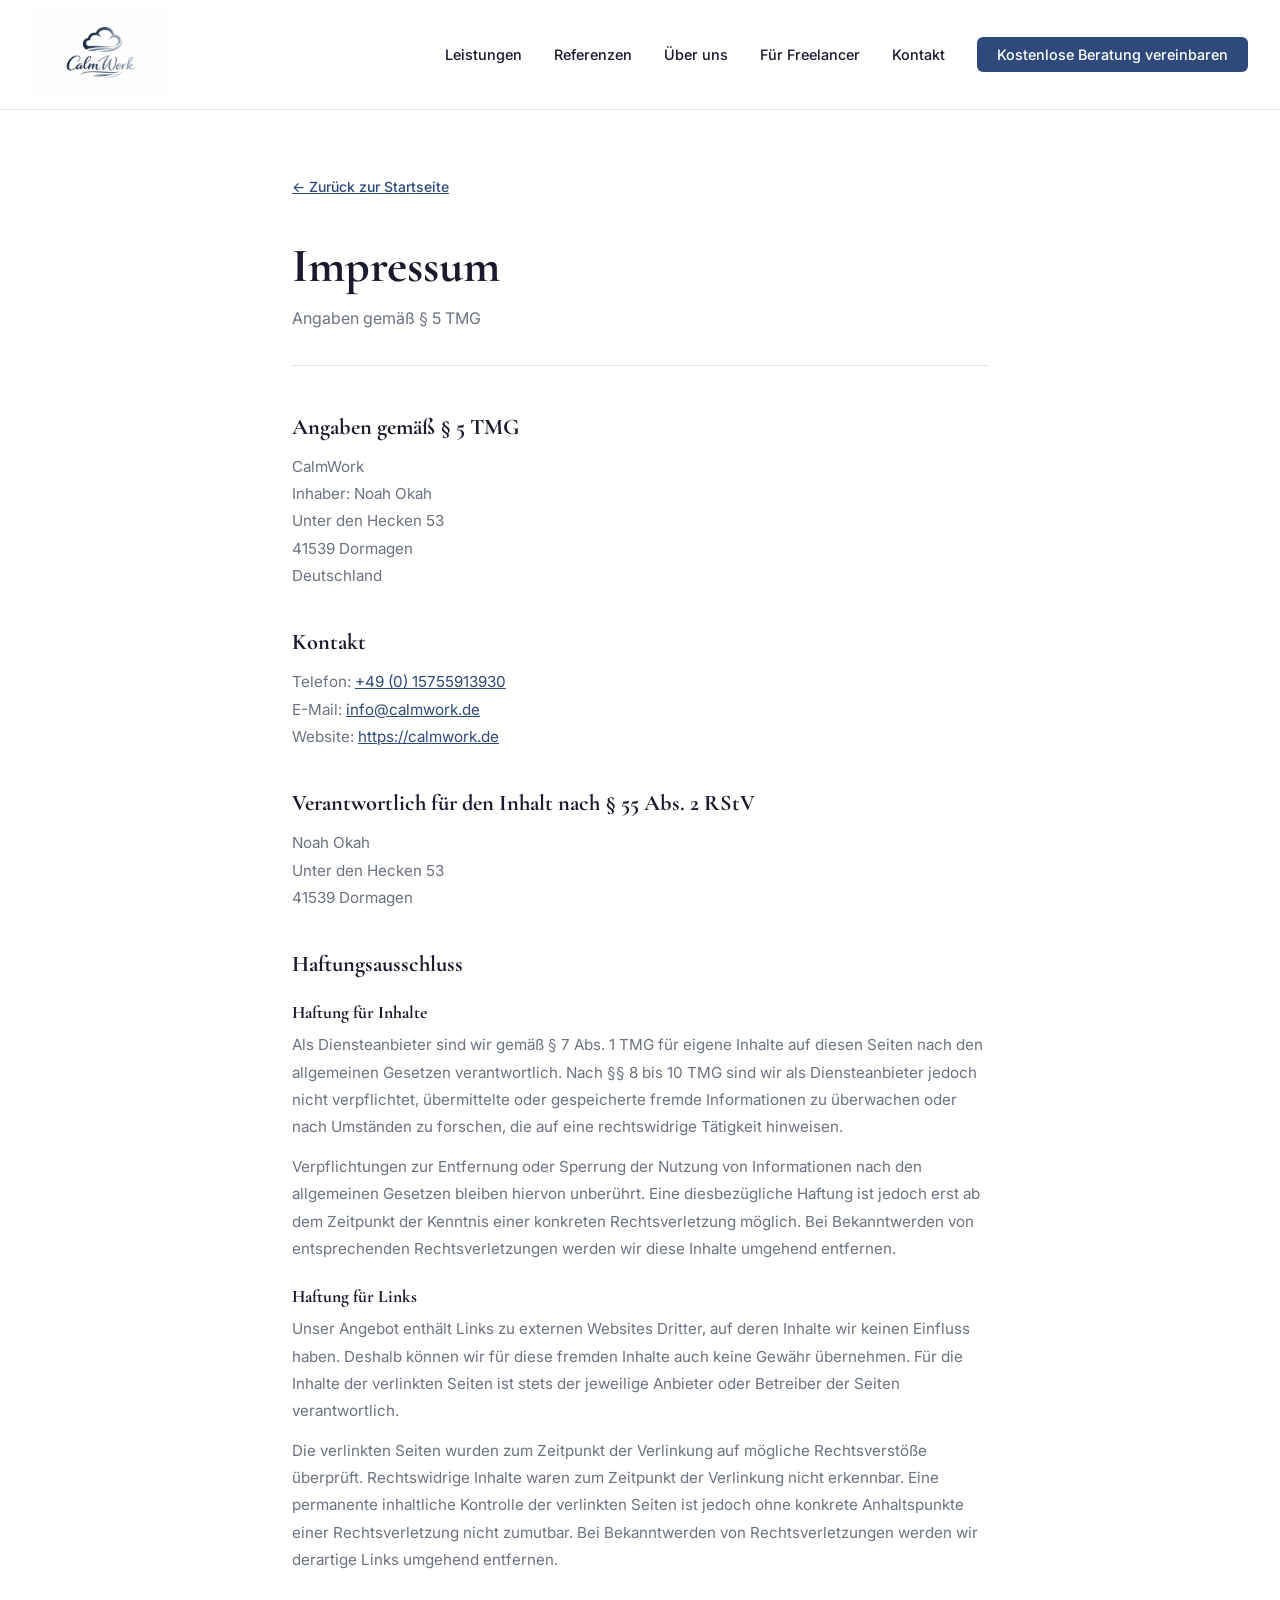
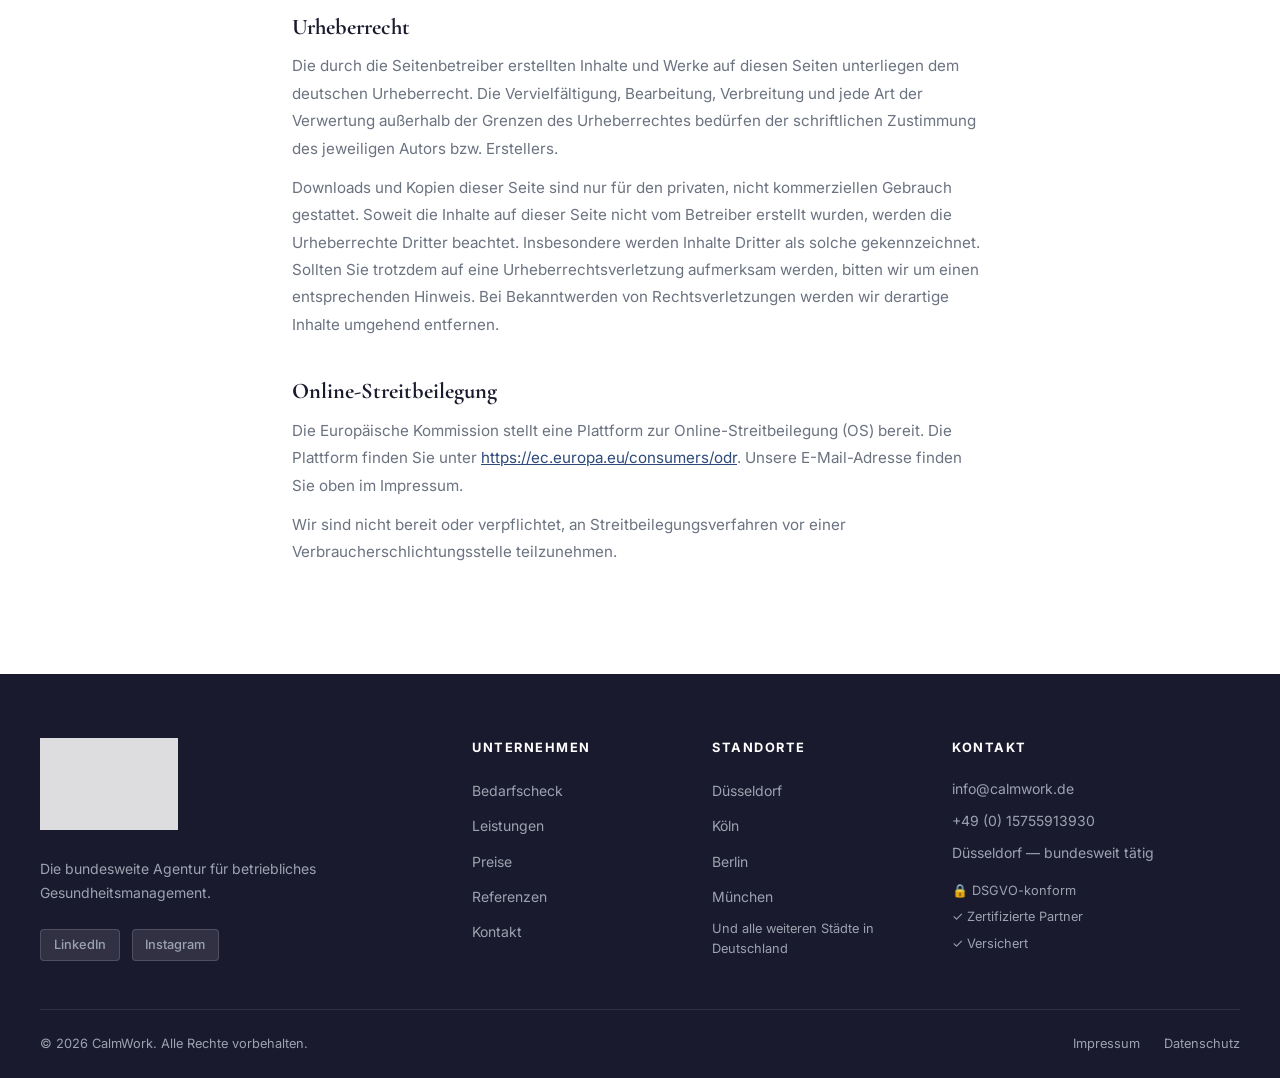
<file: impressum.html>
<!-- CalmWork Website | Logo: ./logo.png -->
<!DOCTYPE html>
<html lang="de" hreflang="de">
<head>
  <meta charset="UTF-8">
  <meta name="viewport" content="width=device-width, initial-scale=1.0">
  <title>Impressum – CalmWork</title>
  <meta name="robots" content="noindex">
  <link rel="canonical" href="https://calmwork.de/impressum.html">
  <link rel="preconnect" href="https://fonts.googleapis.com">
  <link rel="preconnect" href="https://fonts.gstatic.com" crossorigin>
  <link href="https://fonts.googleapis.com/css2?family=Cormorant+Garamond:wght@400;500;600;700&family=Inter:wght@400;500;600;700&display=swap" rel="stylesheet">
  <style>
    :root {
      --bg: #FFFFFF;
      --bg-soft: #F9F8F6;
      --navy: #2d4a7a;
      --navy-dark: #1a1a2e;
      --navy-light: #e8edf5;
      --text: #1a1a2e;
      --text-muted: #6b7280;
      --border: #e5e7eb;
      --footer-bg: #1a1a2e;
      --footer-text: #9ca3af;
    }
    *, *::before, *::after { box-sizing: border-box; margin: 0; padding: 0; }
    html { scroll-behavior: smooth; }
    body { font-family: 'Inter', sans-serif; color: var(--text); background: var(--bg); line-height: 1.6; overflow-x: hidden; }
    h1, h2, h3 { font-family: 'Cormorant Garamond', serif; line-height: 1.2; }
    a { color: inherit; text-decoration: none; }
    a:focus-visible { outline: 2px solid var(--navy); outline-offset: 2px; border-radius: 2px; }
    img { max-width: 100%; height: auto; }
    .nav-logo img { height: 92px; width: auto; }
    .footer-col img { height: 92px; width: auto; }

    nav { position: sticky; top: 0; z-index: 1000; background: var(--bg); border-bottom: 1px solid var(--border); padding: 0 2rem; display: flex; align-items: center; justify-content: space-between; height: 110px; transition: box-shadow 0.2s ease; }
    nav.scrolled { box-shadow: 0 2px 12px rgba(0,0,0,0.08); }
    .nav-logo a { display: flex; align-items: center; }
    .nav-links { display: flex; align-items: center; gap: 2rem; list-style: none; }
    .nav-links a { font-size: 0.9rem; font-weight: 500; color: var(--text); transition: color 0.2s; }
    .nav-links a:hover { color: var(--navy); }
    .nav-cta { background: var(--navy); color: #fff !important; padding: 0.55rem 1.25rem; border-radius: 6px; font-weight: 600; font-size: 0.875rem; transition: background 0.2s, transform 0.15s; }
    .nav-cta:hover { background: var(--navy-dark); transform: translateY(-1px); }
    .hamburger { display: none; flex-direction: column; gap: 5px; cursor: pointer; background: none; border: none; padding: 4px; }
    .hamburger span { display: block; width: 24px; height: 2px; background: var(--text); transition: all 0.3s ease; transform-origin: center; }
    .hamburger.open span:nth-child(1) { transform: rotate(45deg) translate(5px, 5px); }
    .hamburger.open span:nth-child(2) { opacity: 0; }
    .hamburger.open span:nth-child(3) { transform: rotate(-45deg) translate(5px, -5px); }
    .mobile-overlay { display: none; position: fixed; inset: 0; background: var(--bg); z-index: 999; flex-direction: column; align-items: center; justify-content: center; gap: 2rem; }
    .mobile-overlay.open { display: flex; }
    .mobile-overlay a { font-size: 1.4rem; font-weight: 600; color: var(--text); }
    .mobile-overlay .nav-cta { font-size: 1rem; padding: 0.75rem 2rem; }
    .mobile-close { position: absolute; top: 1.5rem; right: 2rem; font-size: 2rem; background: none; border: none; cursor: pointer; color: var(--text); line-height: 1; }

    .legal-content {
      max-width: 760px;
      margin: 0 auto;
      padding: 4rem 2rem 6rem;
    }

    .back-link {
      display: inline-flex;
      align-items: center;
      gap: 0.4rem;
      font-size: 0.875rem;
      font-weight: 500;
      color: var(--navy);
      margin-bottom: 2.5rem;
      transition: opacity 0.2s;
    }
    .back-link:hover { opacity: 0.7; }

    .legal-content h1 {
      font-size: clamp(2rem, 4vw, 3rem);
      color: var(--navy-dark);
      margin-bottom: 0.5rem;
    }

    .legal-content .subtitle {
      font-size: 1rem;
      color: var(--text-muted);
      margin-bottom: 3rem;
      padding-bottom: 2rem;
      border-bottom: 1px solid var(--border);
    }

    .legal-content h2 {
      font-size: 1.4rem;
      color: var(--navy-dark);
      margin-top: 2.5rem;
      margin-bottom: 0.75rem;
    }

    .legal-content h3 {
      font-size: 1.1rem;
      color: var(--text);
      margin-top: 1.5rem;
      margin-bottom: 0.5rem;
    }

    .legal-content p {
      font-size: 0.95rem;
      color: var(--text-muted);
      line-height: 1.8;
      margin-bottom: 0.75rem;
    }

    .legal-content a {
      color: var(--navy);
      text-decoration: underline;
    }

    .placeholder-notice {
      background: var(--navy-light);
      border: 1px solid var(--navy);
      border-radius: 8px;
      padding: 1rem 1.25rem;
      margin-bottom: 2rem;
      font-size: 0.85rem;
      color: var(--navy);
      line-height: 1.6;
    }

    .placeholder {
      background: var(--bg-soft);
      border: 1px dashed var(--border);
      border-radius: 4px;
      padding: 0.2rem 0.6rem;
      font-style: italic;
      color: var(--text-muted);
      font-size: 0.9rem;
    }

    footer { background: var(--footer-bg); color: var(--footer-text); padding: 4rem 2rem 0; }
    .footer-inner { max-width: 1200px; margin: 0 auto; display: grid; grid-template-columns: 2fr 1fr 1fr 1.5fr; gap: 3rem; padding-bottom: 3rem; }
    .footer-brand-desc { font-size: 0.875rem; line-height: 1.7; margin: 1.25rem 0 1.5rem; }
    .footer-socials { display: flex; gap: 0.75rem; flex-wrap: wrap; }
    .footer-social-badge { background: rgba(255,255,255,0.1); border: 1px solid rgba(255,255,255,0.15); border-radius: 4px; padding: 0.3rem 0.8rem; font-size: 0.8rem; font-weight: 500; color: var(--footer-text); transition: background 0.2s; }
    .footer-social-badge:hover { background: rgba(255,255,255,0.18); }
    .footer-col h4 { font-family: 'Inter', sans-serif; font-size: 0.8rem; font-weight: 700; letter-spacing: 1.5px; text-transform: uppercase; color: #fff; margin-bottom: 1.25rem; }
    .footer-links { list-style: none; display: flex; flex-direction: column; gap: 0.6rem; }
    .footer-links a { font-size: 0.875rem; color: var(--footer-text); transition: color 0.2s; }
    .footer-links a:hover { color: #fff; }
    .footer-contact-item { display: flex; gap: 0.5rem; font-size: 0.875rem; margin-bottom: 0.6rem; }
    .footer-contact-item a { color: var(--footer-text); transition: color 0.2s; }
    .footer-contact-item a:hover { color: #fff; }
    .footer-trust { display: flex; flex-direction: column; gap: 0.4rem; margin-top: 1rem; }
    .footer-trust-item { font-size: 0.8rem; display: flex; align-items: center; gap: 0.3rem; }
    .footer-bottom { border-top: 1px solid rgba(255,255,255,0.1); padding: 1.5rem 0; max-width: 1200px; margin: 0 auto; display: flex; justify-content: space-between; align-items: center; font-size: 0.8rem; }
    .footer-bottom-links { display: flex; gap: 1.5rem; }
    .footer-bottom a { color: var(--footer-text); transition: color 0.2s; }
    .footer-bottom a:hover { color: #fff; }

    @media (max-width: 1024px) { .footer-inner { grid-template-columns: 1fr 1fr; gap: 2rem; } }
    @media (max-width: 768px) {
      nav { padding: 0 1rem; }
      .nav-links, .nav-cta-wrap { display: none; }
      .hamburger { display: flex; }
      .legal-content { padding: 2.5rem 1.25rem 4rem; }
      .footer-inner { grid-template-columns: 1fr; gap: 2rem; }
      .footer-bottom { flex-direction: column; gap: 1rem; text-align: center; }
    }
  </style>
</head>
<body>

<nav id="main-nav" role="navigation" aria-label="Hauptnavigation">
  <div class="nav-logo">
    <a href="index.html" aria-label="CalmWork Startseite"><img src="./logo.png" height="10" alt="CalmWork"></a>
  </div>
  <ul class="nav-links">
    <li><a href="index.html#leistungen">Leistungen</a></li>
    <li><a href="index.html#referenzen">Referenzen</a></li>
    <li><a href="index.html#about">Über uns</a></li>
    <li><a href="index.html#freelancer">Für Freelancer</a></li>
    <li><a href="mailto:info@calmwork.de">Kontakt</a></li>
    <li class="nav-cta-wrap"><a href="mailto:info@calmwork.de" class="nav-cta">Kostenlose Beratung vereinbaren</a></li>
  </ul>
  <button class="hamburger" id="hamburger" aria-label="Menü öffnen" aria-expanded="false">
    <span></span><span></span><span></span>
  </button>
</nav>

<div class="mobile-overlay" id="mobile-overlay" role="dialog" aria-label="Mobilmenü">
  <button class="mobile-close" id="mobile-close" aria-label="Menü schließen">×</button>
  <a href="index.html#leistungen">Leistungen</a>
  <a href="index.html#referenzen">Referenzen</a>
  <a href="index.html#about">Über uns</a>
  <a href="index.html#freelancer">Für Freelancer</a>
  <a href="mailto:info@calmwork.de">Kontakt</a>
  <a href="mailto:info@calmwork.de" class="nav-cta">Kostenlose Beratung vereinbaren</a>
</div>

<main>
  <div class="legal-content">
    <a href="index.html" class="back-link">← Zurück zur Startseite</a>

    <h1>Impressum</h1>
    <p class="subtitle">Angaben gemäß § 5 TMG</p>

    <h2>Angaben gemäß § 5 TMG</h2>
    <p>
      CalmWork<br>
      Inhaber: Noah Okah<br>
      Unter den Hecken 53<br>
      41539 Dormagen<br>
      Deutschland
    </p>

    <h2>Kontakt</h2>
    <p>
      Telefon: <a href="tel:+4915755913930">+49 (0) 15755913930</a><br>
      E-Mail: <a href="mailto:info@calmwork.de">info@calmwork.de</a><br>
      Website: <a href="https://calmwork.de">https://calmwork.de</a>
    </p>

    <h2>Verantwortlich für den Inhalt nach § 55 Abs. 2 RStV</h2>
    <p>
      Noah Okah<br>
      Unter den Hecken 53<br>
      41539 Dormagen
    </p>

    <h2>Haftungsausschluss</h2>

    <h3>Haftung für Inhalte</h3>
    <p>Als Diensteanbieter sind wir gemäß § 7 Abs. 1 TMG für eigene Inhalte auf diesen Seiten nach den allgemeinen Gesetzen verantwortlich. Nach §§ 8 bis 10 TMG sind wir als Diensteanbieter jedoch nicht verpflichtet, übermittelte oder gespeicherte fremde Informationen zu überwachen oder nach Umständen zu forschen, die auf eine rechtswidrige Tätigkeit hinweisen.</p>
    <p>Verpflichtungen zur Entfernung oder Sperrung der Nutzung von Informationen nach den allgemeinen Gesetzen bleiben hiervon unberührt. Eine diesbezügliche Haftung ist jedoch erst ab dem Zeitpunkt der Kenntnis einer konkreten Rechtsverletzung möglich. Bei Bekanntwerden von entsprechenden Rechtsverletzungen werden wir diese Inhalte umgehend entfernen.</p>

    <h3>Haftung für Links</h3>
    <p>Unser Angebot enthält Links zu externen Websites Dritter, auf deren Inhalte wir keinen Einfluss haben. Deshalb können wir für diese fremden Inhalte auch keine Gewähr übernehmen. Für die Inhalte der verlinkten Seiten ist stets der jeweilige Anbieter oder Betreiber der Seiten verantwortlich.</p>
    <p>Die verlinkten Seiten wurden zum Zeitpunkt der Verlinkung auf mögliche Rechtsverstöße überprüft. Rechtswidrige Inhalte waren zum Zeitpunkt der Verlinkung nicht erkennbar. Eine permanente inhaltliche Kontrolle der verlinkten Seiten ist jedoch ohne konkrete Anhaltspunkte einer Rechtsverletzung nicht zumutbar. Bei Bekanntwerden von Rechtsverletzungen werden wir derartige Links umgehend entfernen.</p>

    <h2>Urheberrecht</h2>
    <p>Die durch die Seitenbetreiber erstellten Inhalte und Werke auf diesen Seiten unterliegen dem deutschen Urheberrecht. Die Vervielfältigung, Bearbeitung, Verbreitung und jede Art der Verwertung außerhalb der Grenzen des Urheberrechtes bedürfen der schriftlichen Zustimmung des jeweiligen Autors bzw. Erstellers.</p>
    <p>Downloads und Kopien dieser Seite sind nur für den privaten, nicht kommerziellen Gebrauch gestattet. Soweit die Inhalte auf dieser Seite nicht vom Betreiber erstellt wurden, werden die Urheberrechte Dritter beachtet. Insbesondere werden Inhalte Dritter als solche gekennzeichnet. Sollten Sie trotzdem auf eine Urheberrechtsverletzung aufmerksam werden, bitten wir um einen entsprechenden Hinweis. Bei Bekanntwerden von Rechtsverletzungen werden wir derartige Inhalte umgehend entfernen.</p>

    <h2>Online-Streitbeilegung</h2>
    <p>Die Europäische Kommission stellt eine Plattform zur Online-Streitbeilegung (OS) bereit. Die Plattform finden Sie unter <a href="https://ec.europa.eu/consumers/odr" target="_blank" rel="noopener">https://ec.europa.eu/consumers/odr</a>. Unsere E-Mail-Adresse finden Sie oben im Impressum.</p>
    <p>Wir sind nicht bereit oder verpflichtet, an Streitbeilegungsverfahren vor einer Verbraucherschlichtungsstelle teilzunehmen.</p>
  </div>
</main>

<footer>
  <div class="footer-inner">
    <div class="footer-col">
      <a href="index.html" aria-label="CalmWork Startseite">
        <img src="./logo.png" height="10" alt="CalmWork" style="filter: brightness(0) invert(1) opacity(0.85);">
      </a>
      <p class="footer-brand-desc">Die bundesweite Agentur für betriebliches Gesundheitsmanagement.</p>
      <div class="footer-socials">
        <a href="#" class="footer-social-badge">LinkedIn</a>
        <a href="#" class="footer-social-badge">Instagram</a>
      </div>
    </div>
    <div class="footer-col">
      <h4>Unternehmen</h4>
      <ul class="footer-links">
        <li><a href="index.html#quiz">Bedarfscheck</a></li>
        <li><a href="index.html#leistungen">Leistungen</a></li>
        <li><a href="index.html#preise">Preise</a></li>
        <li><a href="index.html#referenzen">Referenzen</a></li>
        <li><a href="mailto:info@calmwork.de">Kontakt</a></li>
      </ul>
    </div>
    <div class="footer-col">
      <h4>Standorte</h4>
      <ul class="footer-links">
        <li><a href="duesseldorf.html">Düsseldorf</a></li>
        <li><a href="koeln.html">Köln</a></li>
        <li><a href="berlin.html">Berlin</a></li>
        <li><a href="muenchen.html">München</a></li>
        <li style="color:var(--footer-text);font-size:0.8rem;">Und alle weiteren Städte in Deutschland</li>
      </ul>
    </div>
    <div class="footer-col">
      <h4>Kontakt</h4>
      <div class="footer-contact-item"><a href="mailto:info@calmwork.de">info@calmwork.de</a></div>
      <div class="footer-contact-item"><a href="tel:+4915755913930">+49 (0) 15755913930</a></div>
      <div class="footer-contact-item">Düsseldorf — bundesweit tätig</div>
      <div class="footer-trust">
        <div class="footer-trust-item">🔒 DSGVO-konform</div>
        <div class="footer-trust-item">✓ Zertifizierte Partner</div>
        <div class="footer-trust-item">✓ Versichert</div>
      </div>
    </div>
  </div>
  <div class="footer-bottom">
    <span>© 2026 CalmWork. Alle Rechte vorbehalten.</span>
    <div class="footer-bottom-links">
      <a href="impressum.html">Impressum</a>
      <a href="datenschutz.html">Datenschutz</a>
    </div>
  </div>
</footer>

<script>
  const nav = document.getElementById('main-nav');
  window.addEventListener('scroll', () => { nav.classList.toggle('scrolled', window.scrollY > 10); }, { passive: true });
  const hamburger = document.getElementById('hamburger');
  const overlay = document.getElementById('mobile-overlay');
  const mobileClose = document.getElementById('mobile-close');
  hamburger.addEventListener('click', () => { const isOpen = overlay.classList.toggle('open'); hamburger.classList.toggle('open', isOpen); hamburger.setAttribute('aria-expanded', isOpen); document.body.style.overflow = isOpen ? 'hidden' : ''; });
  mobileClose.addEventListener('click', closeMenu);
  overlay.querySelectorAll('a').forEach(a => a.addEventListener('click', closeMenu));
  function closeMenu() { overlay.classList.remove('open'); hamburger.classList.remove('open'); hamburger.setAttribute('aria-expanded', 'false'); document.body.style.overflow = ''; }
</script>
</body>
</html>
</file>
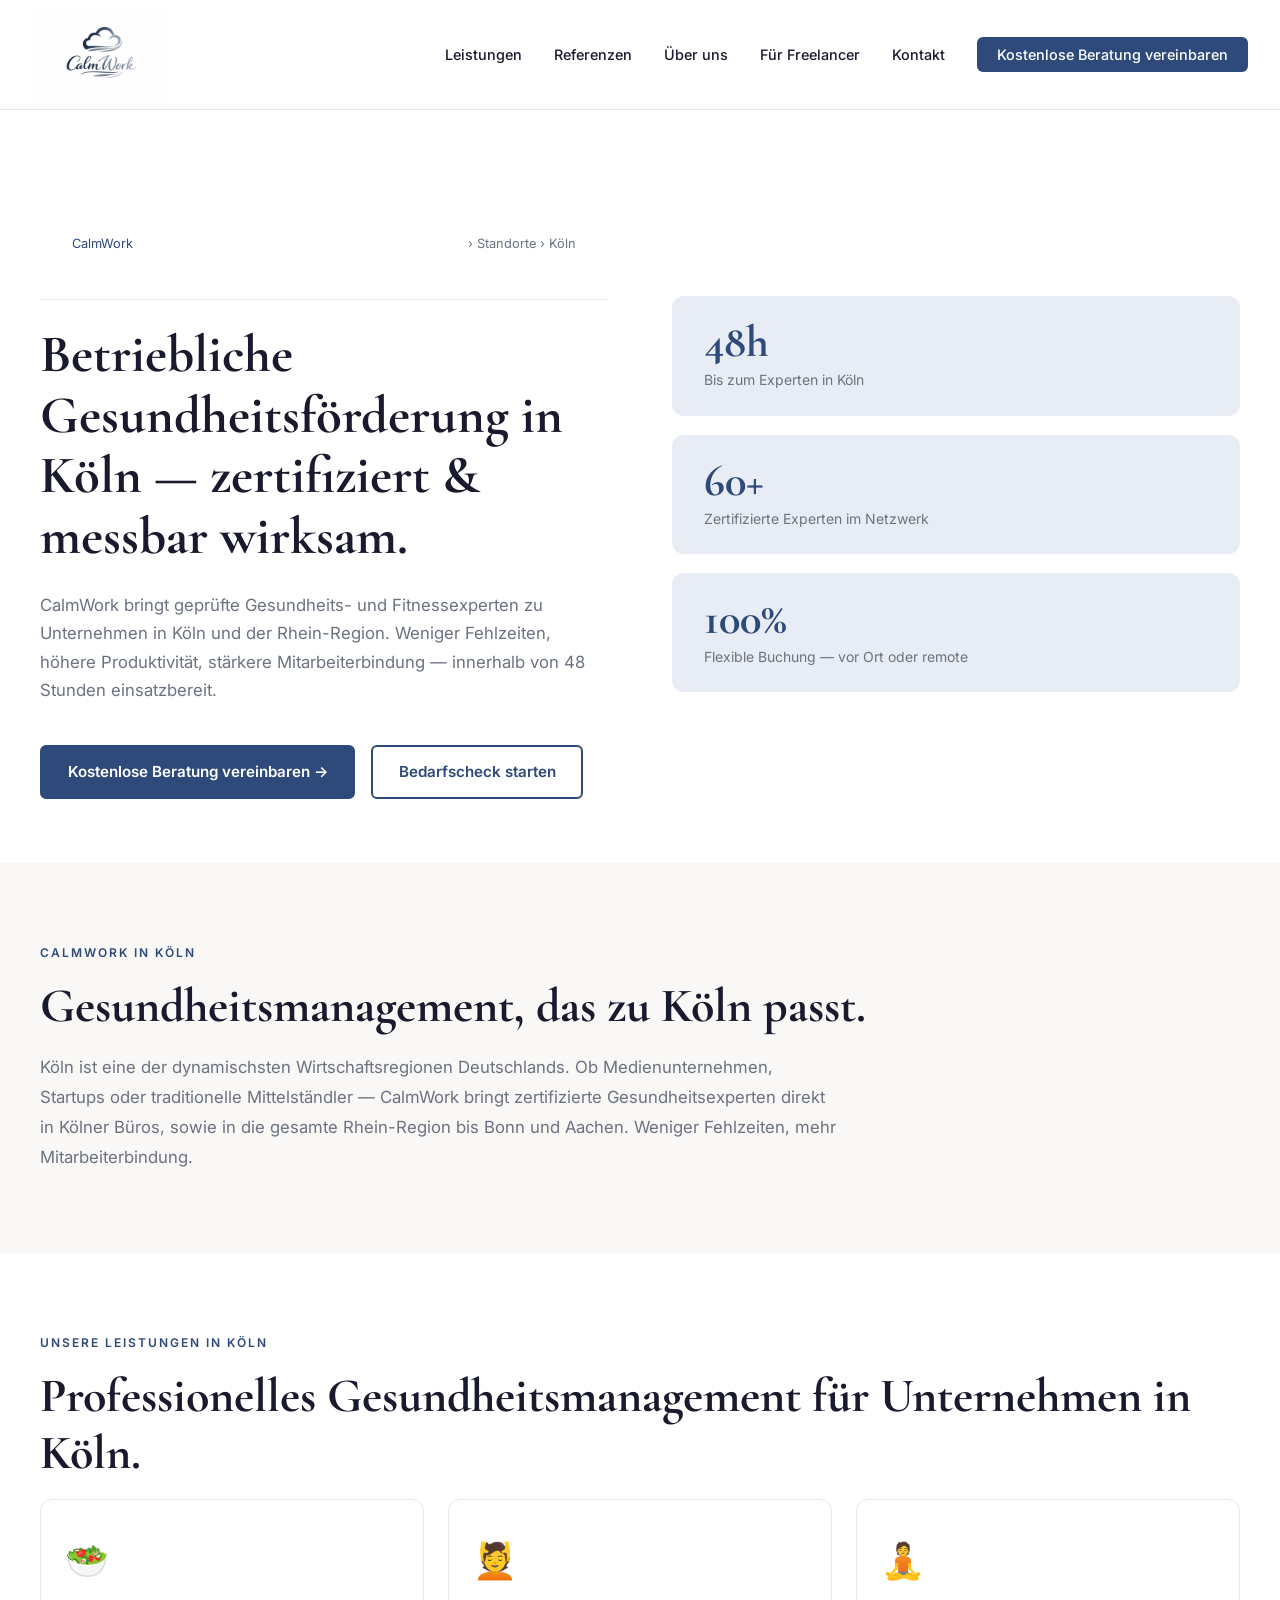
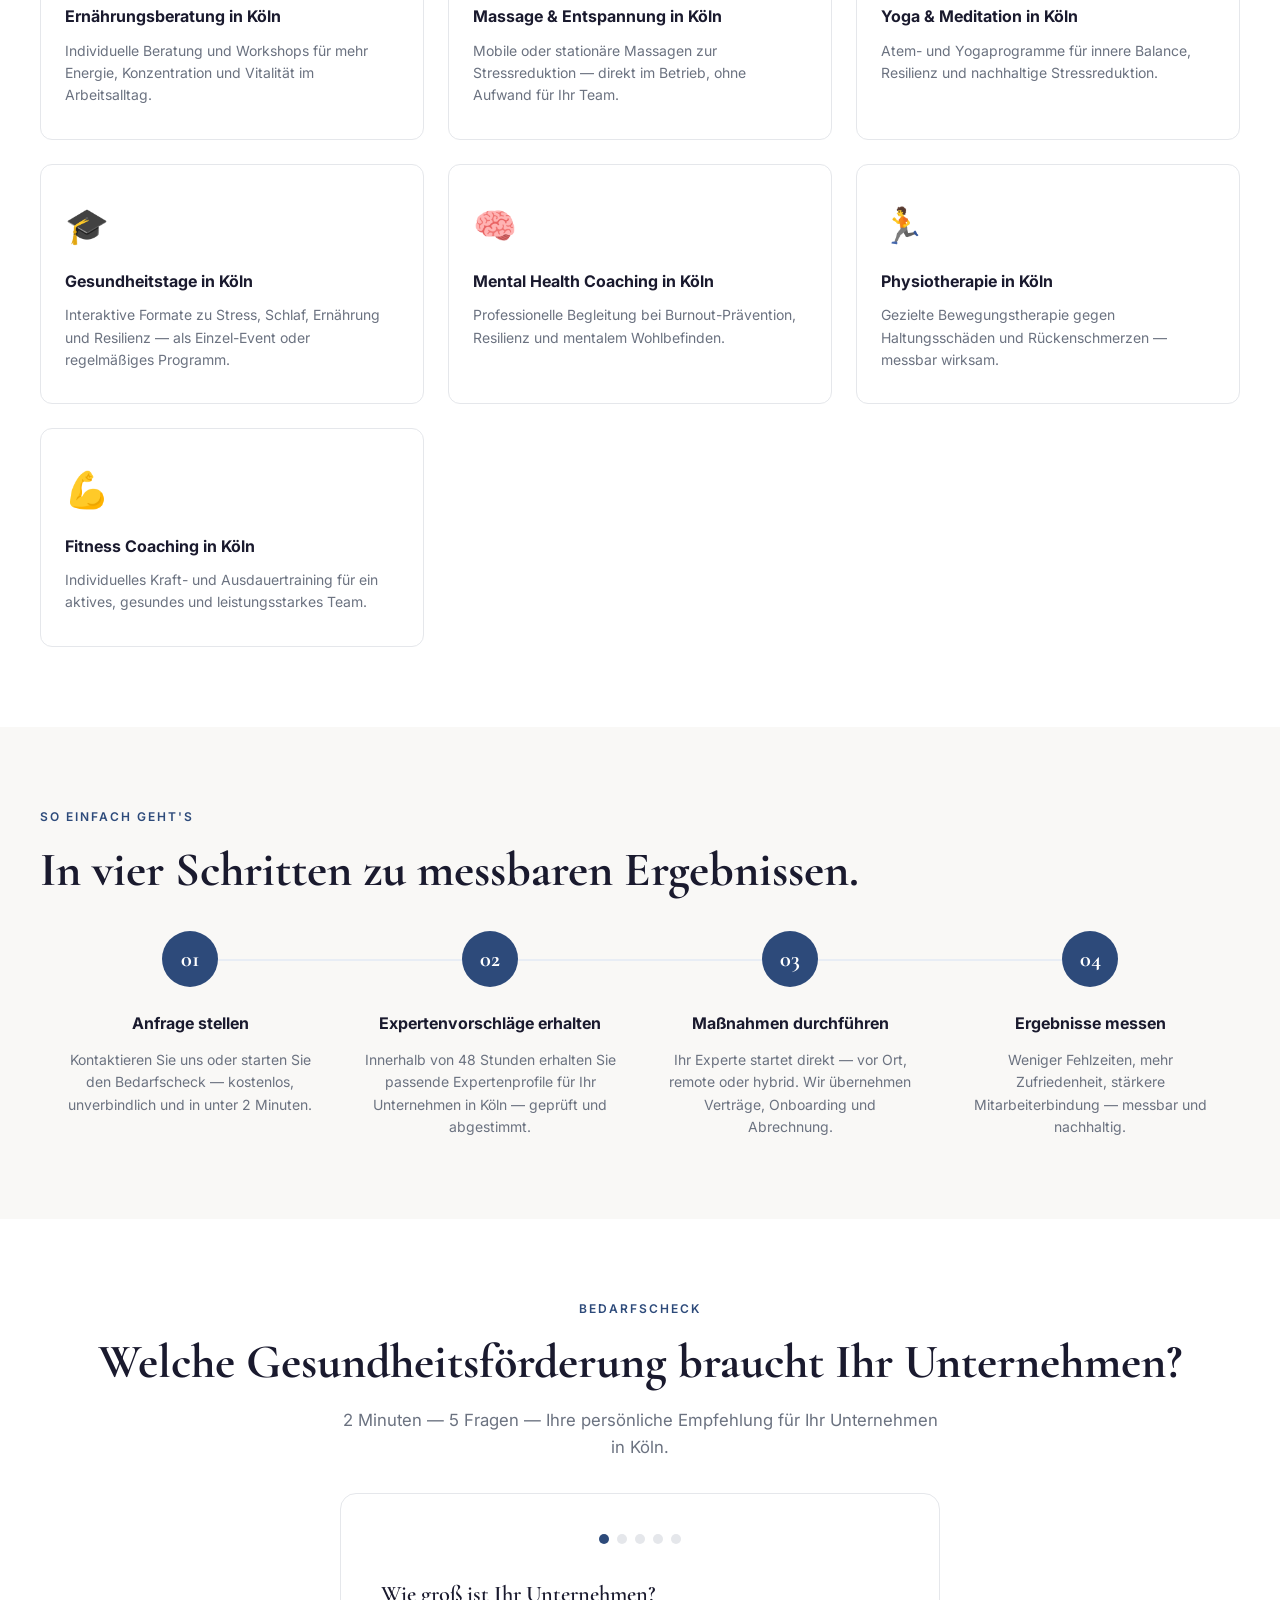
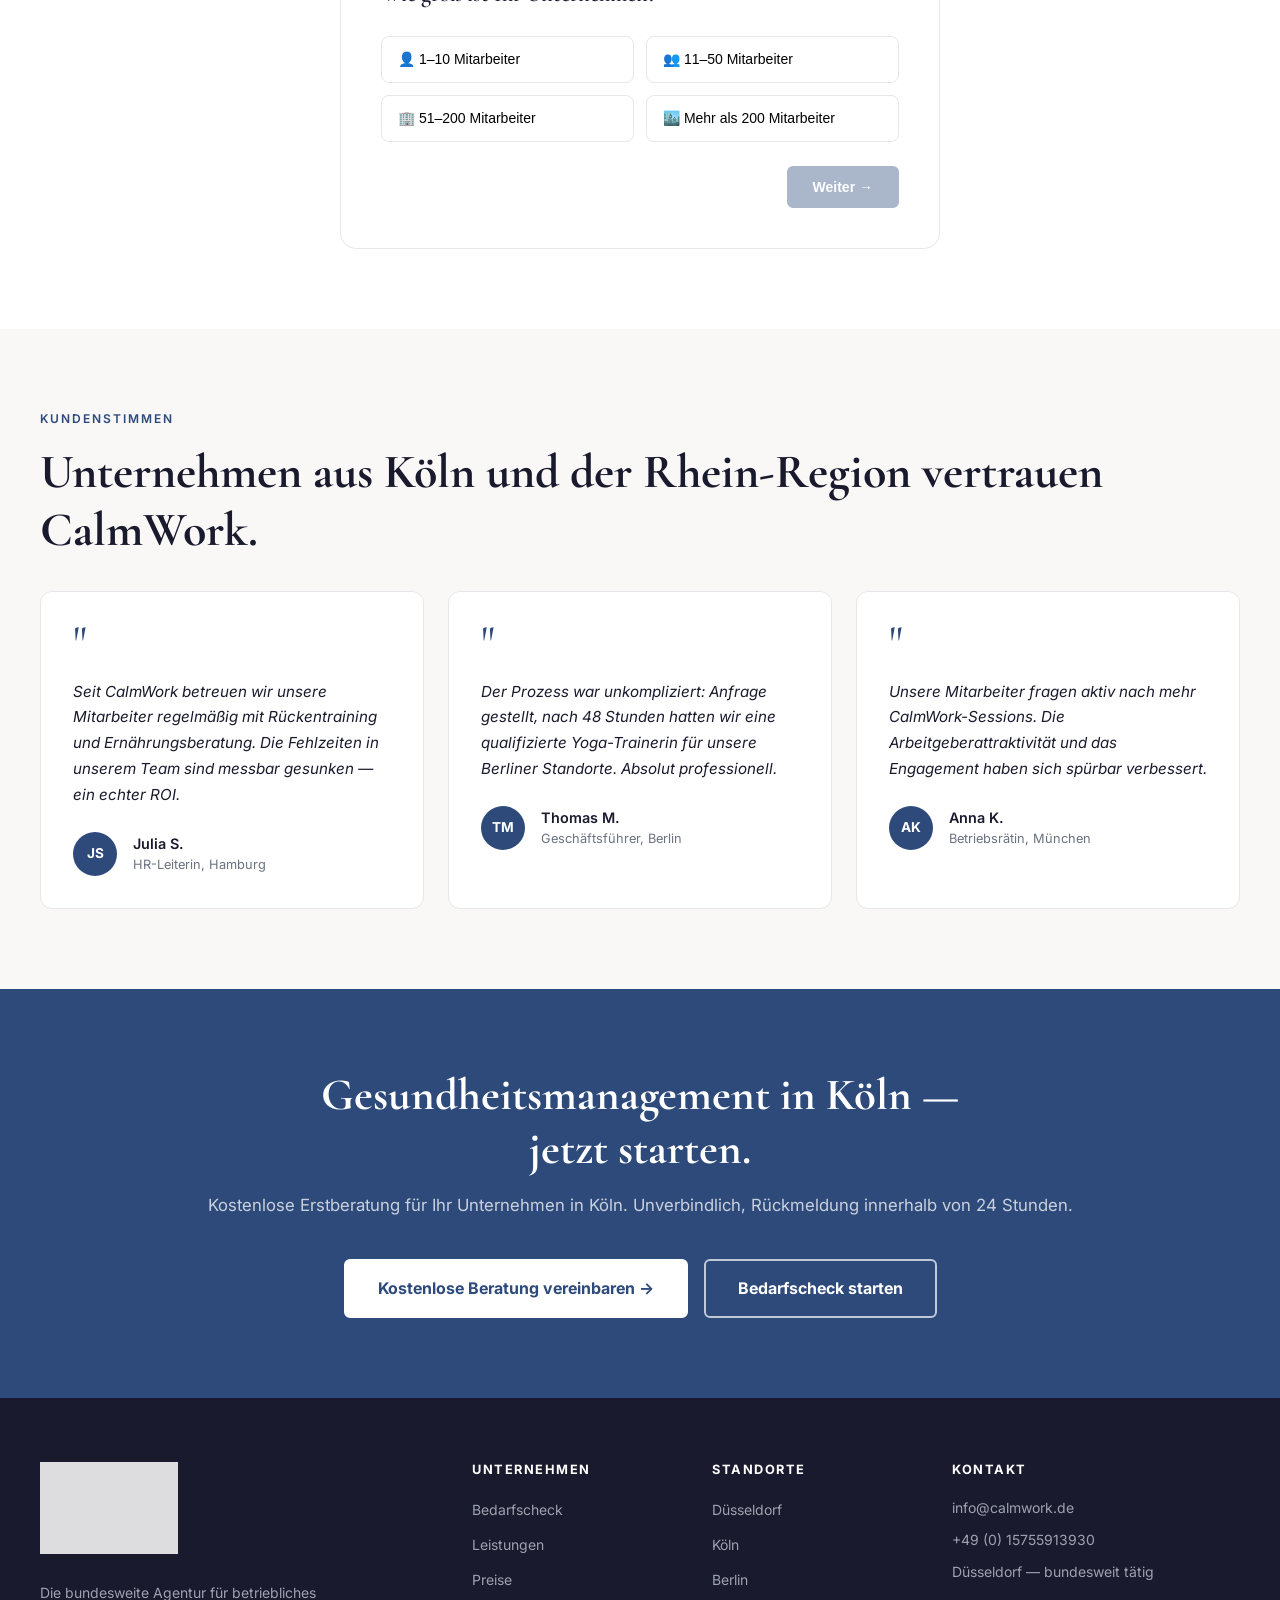
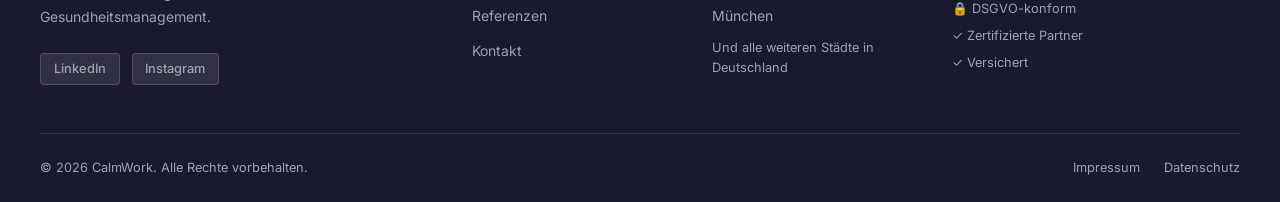
<file: koeln.html>
<!-- CalmWork Website | Logo: ./logo.png -->
<!DOCTYPE html>
<html lang="de" hreflang="de">
<head>
  <meta charset="UTF-8">
  <meta name="viewport" content="width=device-width, initial-scale=1.0">
  <title>Gesundheitsförderung Köln – CalmWork | BGF Agentur</title>
  <meta name="description" content="Betriebliche Gesundheitsförderung in Köln: CalmWork vermittelt zertifizierte Experten für Yoga, Fitness, Ernährung und Mental Health — in 48h, vor Ort oder remote.">
  <meta name="keywords" content="Gesundheitsförderung Köln, betriebliche Gesundheitsförderung Köln, BGF Köln, BGM Köln, Fitness Coaching Köln, Yoga Unternehmen Köln, Mitarbeiterbindung Köln, Gesundheitsmanagement Köln">
  <link rel="canonical" href="https://calmwork.de/koeln.html">
  <link rel="preconnect" href="https://fonts.googleapis.com">
  <link rel="preconnect" href="https://fonts.gstatic.com" crossorigin>
  <link href="https://fonts.googleapis.com/css2?family=Cormorant+Garamond:wght@400;500;600;700&family=Inter:wght@400;500;600;700&display=swap" rel="stylesheet">
  <style>
    :root { --bg: #FFFFFF; --bg-soft: #F9F8F6; --navy: #2d4a7a; --navy-dark: #1a1a2e; --navy-light: #e8edf5; --text: #1a1a2e; --text-muted: #6b7280; --border: #e5e7eb; --footer-bg: #1a1a2e; --footer-text: #9ca3af; }
    *, *::before, *::after { box-sizing: border-box; margin: 0; padding: 0; }
    html { scroll-behavior: smooth; }
    body { font-family: 'Inter', sans-serif; color: var(--text); background: var(--bg); line-height: 1.6; overflow-x: hidden; }
    h1, h2, h3, h4 { font-family: 'Cormorant Garamond', serif; line-height: 1.2; }
    a { color: inherit; text-decoration: none; }
    a:focus-visible { outline: 2px solid var(--navy); outline-offset: 2px; border-radius: 2px; }
    img { max-width: 100%; height: auto; }
    .nav-logo img { height: 92px; width: auto; }
    .footer-col img { height: 92px; width: auto; }
    nav { position: sticky; top: 0; z-index: 1000; background: var(--bg); border-bottom: 1px solid var(--border); padding: 0 2rem; display: flex; align-items: center; justify-content: space-between; height: 110px; transition: box-shadow 0.2s ease; }
    nav.scrolled { box-shadow: 0 2px 12px rgba(0,0,0,0.08); }
    .nav-logo a { display: flex; align-items: center; }
    .nav-links { display: flex; align-items: center; gap: 2rem; list-style: none; }
    .nav-links a { font-size: 0.9rem; font-weight: 500; color: var(--text); transition: color 0.2s; }
    .nav-links a:hover { color: var(--navy); }
    .nav-cta { background: var(--navy); color: #fff !important; padding: 0.55rem 1.25rem; border-radius: 6px; font-weight: 600; font-size: 0.875rem; transition: background 0.2s, transform 0.15s; }
    .nav-cta:hover { background: var(--navy-dark); transform: translateY(-1px); }
    .hamburger { display: none; flex-direction: column; gap: 5px; cursor: pointer; background: none; border: none; padding: 4px; }
    .hamburger span { display: block; width: 24px; height: 2px; background: var(--text); transition: all 0.3s ease; transform-origin: center; }
    .hamburger.open span:nth-child(1) { transform: rotate(45deg) translate(5px, 5px); }
    .hamburger.open span:nth-child(2) { opacity: 0; }
    .hamburger.open span:nth-child(3) { transform: rotate(-45deg) translate(5px, -5px); }
    .mobile-overlay { display: none; position: fixed; inset: 0; background: var(--bg); z-index: 999; flex-direction: column; align-items: center; justify-content: center; gap: 2rem; }
    .mobile-overlay.open { display: flex; }
    .mobile-overlay a { font-size: 1.4rem; font-weight: 600; color: var(--text); }
    .mobile-overlay .nav-cta { font-size: 1rem; padding: 0.75rem 2rem; }
    .mobile-close { position: absolute; top: 1.5rem; right: 2rem; font-size: 2rem; background: none; border: none; cursor: pointer; color: var(--text); line-height: 1; }
    section { padding: 5rem 2rem; }
    .container { max-width: 1200px; margin: 0 auto; }
    .section-label { font-family: 'Inter', sans-serif; font-size: 0.75rem; font-weight: 600; letter-spacing: 2px; text-transform: uppercase; color: var(--navy); margin-bottom: 1rem; }
    .section-heading { font-size: clamp(2rem, 4vw, 3rem); color: var(--text); margin-bottom: 1rem; }
    .section-sub { font-size: 1.05rem; color: var(--text-muted); margin-bottom: 3rem; max-width: 600px; }
    .fade-in { opacity: 0; transform: translateY(24px); transition: opacity 0.55s ease, transform 0.55s ease; }
    .fade-in.visible { opacity: 1; transform: none; }
    .fade-in:nth-child(2) { transition-delay: 0.1s; } .fade-in:nth-child(3) { transition-delay: 0.2s; } .fade-in:nth-child(4) { transition-delay: 0.3s; }
    .hero { padding: 5rem 2rem 4rem; background: var(--bg); }
    .hero-inner { max-width: 1200px; margin: 0 auto; display: grid; grid-template-columns: 1fr 1fr; gap: 4rem; align-items: center; }
    .breadcrumb { font-size: 0.8rem; color: var(--text-muted); margin-bottom: 1.5rem; }
    .breadcrumb a { color: var(--navy); }
    .breadcrumb a:hover { text-decoration: underline; }
    .hero-headline { font-size: clamp(2rem, 4.5vw, 3.3rem); color: var(--navy-dark); line-height: 1.15; margin-bottom: 1.5rem; }
    .hero-sub { font-size: 1.05rem; color: var(--text-muted); margin-bottom: 2.5rem; line-height: 1.7; }
    .hero-ctas { display: flex; gap: 1rem; flex-wrap: wrap; }
    .btn-primary { background: var(--navy); color: #fff; padding: 0.8rem 1.6rem; border-radius: 6px; font-weight: 600; font-size: 0.95rem; border: 2px solid var(--navy); cursor: pointer; transition: background 0.2s, transform 0.15s; display: inline-block; }
    .btn-primary:hover { background: var(--navy-dark); border-color: var(--navy-dark); transform: translateY(-2px); }
    .btn-outline { background: transparent; color: var(--navy); padding: 0.8rem 1.6rem; border-radius: 6px; font-weight: 600; font-size: 0.95rem; border: 2px solid var(--navy); cursor: pointer; transition: background 0.2s, color 0.2s, transform 0.15s; display: inline-block; }
    .btn-outline:hover { background: var(--navy); color: #fff; transform: translateY(-2px); }
    .hero-stats { display: flex; flex-direction: column; gap: 1.2rem; }
    .stat-card { background: var(--navy-light); border-radius: 12px; padding: 1.5rem 2rem; }
    .stat-number { font-family: 'Cormorant Garamond', serif; font-size: 2.8rem; font-weight: 700; color: var(--navy); line-height: 1; margin-bottom: 0.25rem; }
    .stat-label { font-size: 0.875rem; color: var(--text-muted); }
    .local-intro { background: var(--bg-soft); }
    .local-intro-text { font-size: 1.05rem; color: var(--text-muted); line-height: 1.8; max-width: 800px; }
    .leistungen { background: var(--bg); }
    .services-grid { display: grid; grid-template-columns: repeat(3, 1fr); gap: 1.5rem; }
    .service-card { background: var(--bg); border: 1px solid var(--border); border-radius: 12px; padding: 2rem 1.5rem; transition: border-color 0.2s ease, transform 0.2s ease, box-shadow 0.2s ease; }
    .service-card:hover { border-color: var(--navy); transform: translateY(-2px); box-shadow: 0 8px 24px rgba(45,74,122,0.1); }
    .service-icon { font-size: 2.2rem; margin-bottom: 1rem; }
    .service-title { font-family: 'Inter', sans-serif; font-weight: 700; font-size: 1rem; margin-bottom: 0.6rem; }
    .service-desc { font-size: 0.875rem; color: var(--text-muted); line-height: 1.6; }
    .how-it-works { background: var(--bg-soft); }
    .steps-grid { display: grid; grid-template-columns: repeat(4, 1fr); gap: 0; margin-top: 2rem; position: relative; }
    .steps-grid::before { content: ''; position: absolute; top: 28px; left: calc(12.5% + 28px); right: calc(12.5% + 28px); height: 2px; background: var(--navy-light); z-index: 0; }
    .step { padding: 0 1.5rem; text-align: center; position: relative; z-index: 1; }
    .step-number { width: 56px; height: 56px; border-radius: 50%; background: var(--navy); color: #fff; font-family: 'Cormorant Garamond', serif; font-size: 1.4rem; font-weight: 700; display: flex; align-items: center; justify-content: center; margin: 0 auto 1.5rem; }
    .step-title { font-family: 'Inter', sans-serif; font-weight: 700; font-size: 1rem; margin-bottom: 0.75rem; }
    .step-desc { font-size: 0.875rem; color: var(--text-muted); line-height: 1.6; }
    .quiz-section { background: var(--bg); }
    .quiz-card { background: var(--bg); border: 1px solid var(--border); border-radius: 16px; max-width: 600px; margin: 2rem auto 0; padding: 2.5rem; }
    .quiz-progress { display: flex; gap: 0.5rem; margin-bottom: 2rem; justify-content: center; }
    .quiz-dot { width: 10px; height: 10px; border-radius: 50%; background: var(--border); transition: background 0.2s; }
    .quiz-dot.active { background: var(--navy); } .quiz-dot.done { background: #8fa8c8; }
    .quiz-question { font-family: 'Cormorant Garamond', serif; font-size: 1.4rem; font-weight: 600; margin-bottom: 1.5rem; color: var(--text); }
    .quiz-options { display: grid; grid-template-columns: 1fr 1fr; gap: 0.75rem; }
    .quiz-option { border: 1.5px solid var(--border); border-radius: 8px; padding: 0.9rem 1rem; cursor: pointer; font-size: 0.875rem; font-weight: 500; transition: border-color 0.2s, background 0.2s; background: var(--bg); text-align: left; display: flex; align-items: center; gap: 0.5rem; }
    .quiz-option:hover { border-color: var(--navy); background: var(--navy-light); }
    .quiz-option.selected { border-color: var(--navy); background: var(--navy-light); }
    .quiz-option:focus-visible { outline: 2px solid var(--navy); outline-offset: 2px; }
    .quiz-nav { display: flex; justify-content: space-between; margin-top: 1.5rem; gap: 1rem; }
    .quiz-btn { padding: 0.7rem 1.5rem; border-radius: 6px; font-weight: 600; font-size: 0.875rem; cursor: pointer; transition: all 0.2s; border: 2px solid var(--navy); }
    .quiz-btn-next { background: var(--navy); color: #fff; margin-left: auto; }
    .quiz-btn-next:disabled { opacity: 0.4; cursor: not-allowed; }
    .quiz-btn-back { background: transparent; color: var(--navy); }
    .quiz-btn-back:hover { background: var(--navy-light); }
    .quiz-btn-next:not(:disabled):hover { background: var(--navy-dark); border-color: var(--navy-dark); }
    .quiz-result { display: none; text-align: center; } .quiz-result.visible { display: block; }
    .quiz-result-icon { font-size: 3rem; margin-bottom: 1rem; }
    .quiz-result-title { font-family: 'Cormorant Garamond', serif; font-size: 1.8rem; color: var(--navy); margin-bottom: 0.75rem; }
    .quiz-result-desc { font-size: 0.95rem; color: var(--text-muted); margin-bottom: 1.5rem; line-height: 1.7; }
    .quiz-tags { display: flex; flex-wrap: wrap; gap: 0.5rem; justify-content: center; margin-bottom: 2rem; }
    .quiz-tag { background: var(--navy); color: #fff; border-radius: 20px; padding: 0.3rem 0.9rem; font-size: 0.8rem; font-weight: 500; }
    .quiz-result-ctas { display: flex; gap: 1rem; justify-content: center; flex-wrap: wrap; }
    .quiz-step { display: none; animation: fadeQ 0.2s ease; } .quiz-step.active { display: block; }
    @keyframes fadeQ { from { opacity: 0; } to { opacity: 1; } }
    .referenzen { background: var(--bg-soft); }
    .testimonials-grid { display: grid; grid-template-columns: repeat(3, 1fr); gap: 1.5rem; margin-top: 2rem; }
    .testimonial-card { background: var(--bg); border: 1px solid var(--border); border-radius: 12px; padding: 2rem; }
    .quote-mark { font-family: 'Cormorant Garamond', serif; font-size: 3rem; color: var(--navy); line-height: 0.8; margin-bottom: 1rem; }
    .quote-text { font-size: 0.95rem; color: var(--text); line-height: 1.7; margin-bottom: 1.5rem; font-style: italic; }
    .testimonial-author { display: flex; align-items: center; gap: 1rem; }
    .avatar { width: 44px; height: 44px; border-radius: 50%; background: var(--navy); color: #fff; font-weight: 700; font-size: 0.85rem; display: flex; align-items: center; justify-content: center; flex-shrink: 0; }
    .author-name { font-weight: 600; font-size: 0.9rem; } .author-title { font-size: 0.8rem; color: var(--text-muted); }
    .local-cta { background: var(--navy); padding: 5rem 2rem; text-align: center; }
    .local-cta-heading { font-size: clamp(2rem, 4vw, 2.8rem); color: #fff; margin-bottom: 1rem; max-width: 700px; margin-left: auto; margin-right: auto; }
    .local-cta-sub { font-size: 1.05rem; color: rgba(255,255,255,0.75); margin-bottom: 2.5rem; }
    .local-cta-btns { display: flex; gap: 1rem; justify-content: center; flex-wrap: wrap; }
    .btn-white { background: #fff; color: var(--navy); padding: 0.9rem 2rem; border-radius: 6px; font-weight: 700; font-size: 1rem; border: 2px solid #fff; transition: all 0.2s; display: inline-block; }
    .btn-white:hover { background: transparent; color: #fff; transform: translateY(-2px); }
    .btn-white-outline { background: transparent; color: #fff; padding: 0.9rem 2rem; border-radius: 6px; font-weight: 700; font-size: 1rem; border: 2px solid rgba(255,255,255,0.7); transition: all 0.2s; display: inline-block; }
    .btn-white-outline:hover { background: rgba(255,255,255,0.1); transform: translateY(-2px); }
    footer { background: var(--footer-bg); color: var(--footer-text); padding: 4rem 2rem 0; }
    .footer-inner { max-width: 1200px; margin: 0 auto; display: grid; grid-template-columns: 2fr 1fr 1fr 1.5fr; gap: 3rem; padding-bottom: 3rem; }
    .footer-brand-desc { font-size: 0.875rem; line-height: 1.7; margin: 1.25rem 0 1.5rem; }
    .footer-socials { display: flex; gap: 0.75rem; flex-wrap: wrap; }
    .footer-social-badge { background: rgba(255,255,255,0.1); border: 1px solid rgba(255,255,255,0.15); border-radius: 4px; padding: 0.3rem 0.8rem; font-size: 0.8rem; font-weight: 500; color: var(--footer-text); transition: background 0.2s; }
    .footer-social-badge:hover { background: rgba(255,255,255,0.18); }
    .footer-col h4 { font-family: 'Inter', sans-serif; font-size: 0.8rem; font-weight: 700; letter-spacing: 1.5px; text-transform: uppercase; color: #fff; margin-bottom: 1.25rem; }
    .footer-links { list-style: none; display: flex; flex-direction: column; gap: 0.6rem; }
    .footer-links a { font-size: 0.875rem; color: var(--footer-text); transition: color 0.2s; }
    .footer-links a:hover { color: #fff; }
    .footer-contact-item { display: flex; gap: 0.5rem; font-size: 0.875rem; margin-bottom: 0.6rem; }
    .footer-contact-item a { color: var(--footer-text); transition: color 0.2s; }
    .footer-contact-item a:hover { color: #fff; }
    .footer-trust { display: flex; flex-direction: column; gap: 0.4rem; margin-top: 1rem; }
    .footer-trust-item { font-size: 0.8rem; display: flex; align-items: center; gap: 0.3rem; }
    .footer-bottom { border-top: 1px solid rgba(255,255,255,0.1); padding: 1.5rem 0; max-width: 1200px; margin: 0 auto; display: flex; justify-content: space-between; align-items: center; font-size: 0.8rem; }
    .footer-bottom-links { display: flex; gap: 1.5rem; }
    .footer-bottom a { color: var(--footer-text); transition: color 0.2s; }
    .footer-bottom a:hover { color: #fff; }
    @media (max-width: 1024px) { .services-grid { grid-template-columns: repeat(2, 1fr); } .steps-grid { grid-template-columns: repeat(2, 1fr); } .steps-grid::before { display: none; } .testimonials-grid { grid-template-columns: repeat(2, 1fr); } .footer-inner { grid-template-columns: 1fr 1fr; gap: 2rem; } }
    @media (max-width: 768px) { nav { padding: 0 1rem; } .nav-links, .nav-cta-wrap { display: none; } .hamburger { display: flex; } section { padding: 3.5rem 1.25rem; } .hero { padding: 3rem 1.25rem; } .hero-inner { grid-template-columns: 1fr; gap: 2.5rem; } .services-grid { grid-template-columns: 1fr; } .steps-grid { grid-template-columns: 1fr; gap: 2rem; } .testimonials-grid { grid-template-columns: 1fr; } .footer-inner { grid-template-columns: 1fr; gap: 2rem; } .footer-bottom { flex-direction: column; gap: 1rem; text-align: center; } .quiz-options { grid-template-columns: 1fr; } }
  </style>
</head>
<body>
<nav id="main-nav" role="navigation" aria-label="Hauptnavigation">
  <div class="nav-logo"><a href="index.html" aria-label="CalmWork Startseite"><img src="./logo.png" height="10" alt="CalmWork"></a></div>
  <ul class="nav-links">
    <li><a href="index.html#leistungen">Leistungen</a></li>
    <li><a href="index.html#referenzen">Referenzen</a></li>
    <li><a href="index.html#about">Über uns</a></li>
    <li><a href="index.html#freelancer">Für Freelancer</a></li>
    <li><a href="mailto:info@calmwork.de">Kontakt</a></li>
    <li class="nav-cta-wrap"><a href="mailto:info@calmwork.de" class="nav-cta">Kostenlose Beratung vereinbaren</a></li>
  </ul>
  <button class="hamburger" id="hamburger" aria-label="Menü öffnen" aria-expanded="false"><span></span><span></span><span></span></button>
</nav>
<div class="mobile-overlay" id="mobile-overlay" role="dialog" aria-label="Mobilmenü">
  <button class="mobile-close" id="mobile-close" aria-label="Menü schließen">×</button>
  <a href="index.html#leistungen">Leistungen</a>
  <a href="index.html#referenzen">Referenzen</a>
  <a href="index.html#about">Über uns</a>
  <a href="index.html#freelancer">Für Freelancer</a>
  <a href="mailto:info@calmwork.de">Kontakt</a>
  <a href="mailto:info@calmwork.de" class="nav-cta">Kostenlose Beratung vereinbaren</a>
</div>
<main>
<section class="hero">
  <div class="hero-inner">
    <div class="fade-in">
      <nav class="breadcrumb" aria-label="Brotkrümelnavigation"><a href="index.html">CalmWork</a> › Standorte › Köln</nav>
      <h1 class="hero-headline">Betriebliche Gesundheitsförderung in Köln — zertifiziert &amp; messbar wirksam.</h1>
      <p class="hero-sub">CalmWork bringt geprüfte Gesundheits- und Fitnessexperten zu Unternehmen in Köln und der Rhein-Region. Weniger Fehlzeiten, höhere Produktivität, stärkere Mitarbeiterbindung — innerhalb von 48 Stunden einsatzbereit.</p>
      <div class="hero-ctas"><a href="mailto:info@calmwork.de" class="btn-primary">Kostenlose Beratung vereinbaren →</a><a href="#quiz" class="btn-outline">Bedarfscheck starten</a></div>
    </div>
    <div class="hero-stats fade-in">
      <div class="stat-card"><div class="stat-number">48h</div><div class="stat-label">Bis zum Experten in Köln</div></div>
      <div class="stat-card"><div class="stat-number">60+</div><div class="stat-label">Zertifizierte Experten im Netzwerk</div></div>
      <div class="stat-card"><div class="stat-number">100%</div><div class="stat-label">Flexible Buchung — vor Ort oder remote</div></div>
    </div>
  </div>
</section>

<section class="local-intro">
  <div class="container">
    <p class="section-label">CalmWork in Köln</p>
    <h2 class="section-heading">Gesundheitsmanagement, das zu Köln passt.</h2>
    <p class="local-intro-text fade-in">Köln ist eine der dynamischsten Wirtschaftsregionen Deutschlands. Ob Medienunternehmen, Startups oder traditionelle Mittelständler — CalmWork bringt zertifizierte Gesundheitsexperten direkt in Kölner Büros, sowie in die gesamte Rhein-Region bis Bonn und Aachen. Weniger Fehlzeiten, mehr Mitarbeiterbindung.</p>
  </div>
</section>

<section class="leistungen" id="leistungen">
  <div class="container">
    <p class="section-label">Unsere Leistungen in Köln</p>
    <h2 class="section-heading">Professionelles Gesundheitsmanagement für Unternehmen in Köln.</h2>
    <div class="services-grid">
      <div class="service-card fade-in"><div class="service-icon">🥗</div><div class="service-title">Ernährungsberatung in Köln</div><p class="service-desc">Individuelle Beratung und Workshops für mehr Energie, Konzentration und Vitalität im Arbeitsalltag.</p></div>
      <div class="service-card fade-in"><div class="service-icon">💆</div><div class="service-title">Massage &amp; Entspannung in Köln</div><p class="service-desc">Mobile oder stationäre Massagen zur Stressreduktion — direkt im Betrieb, ohne Aufwand für Ihr Team.</p></div>
      <div class="service-card fade-in"><div class="service-icon">🧘</div><div class="service-title">Yoga &amp; Meditation in Köln</div><p class="service-desc">Atem- und Yogaprogramme für innere Balance, Resilienz und nachhaltige Stressreduktion.</p></div>
      <div class="service-card fade-in"><div class="service-icon">🎓</div><div class="service-title">Gesundheitstage in Köln</div><p class="service-desc">Interaktive Formate zu Stress, Schlaf, Ernährung und Resilienz — als Einzel-Event oder regelmäßiges Programm.</p></div>
      <div class="service-card fade-in"><div class="service-icon">🧠</div><div class="service-title">Mental Health Coaching in Köln</div><p class="service-desc">Professionelle Begleitung bei Burnout-Prävention, Resilienz und mentalem Wohlbefinden.</p></div>
      <div class="service-card fade-in"><div class="service-icon">🏃</div><div class="service-title">Physiotherapie in Köln</div><p class="service-desc">Gezielte Bewegungstherapie gegen Haltungsschäden und Rückenschmerzen — messbar wirksam.</p></div>
      <div class="service-card fade-in"><div class="service-icon">💪</div><div class="service-title">Fitness Coaching in Köln</div><p class="service-desc">Individuelles Kraft- und Ausdauertraining für ein aktives, gesundes und leistungsstarkes Team.</p></div>
    </div>
  </div>
</section>

<section class="how-it-works">
  <div class="container">
    <p class="section-label">So einfach geht's</p>
    <h2 class="section-heading">In vier Schritten zu messbaren Ergebnissen.</h2>
    <div class="steps-grid">
      <div class="step fade-in"><div class="step-number">01</div><div class="step-title">Anfrage stellen</div><p class="step-desc">Kontaktieren Sie uns oder starten Sie den Bedarfscheck — kostenlos, unverbindlich und in unter 2 Minuten.</p></div>
      <div class="step fade-in"><div class="step-number">02</div><div class="step-title">Expertenvorschläge erhalten</div><p class="step-desc">Innerhalb von 48 Stunden erhalten Sie passende Expertenprofile für Ihr Unternehmen in Köln — geprüft und abgestimmt.</p></div>
      <div class="step fade-in"><div class="step-number">03</div><div class="step-title">Maßnahmen durchführen</div><p class="step-desc">Ihr Experte startet direkt — vor Ort, remote oder hybrid. Wir übernehmen Verträge, Onboarding und Abrechnung.</p></div>
      <div class="step fade-in"><div class="step-number">04</div><div class="step-title">Ergebnisse messen</div><p class="step-desc">Weniger Fehlzeiten, mehr Zufriedenheit, stärkere Mitarbeiterbindung — messbar und nachhaltig.</p></div>
    </div>
  </div>
</section>

<section class="quiz-section" id="quiz">
  <div class="container" style="text-align:center;">
    <p class="section-label">Bedarfscheck</p>
    <h2 class="section-heading">Welche Gesundheitsförderung braucht Ihr Unternehmen?</h2>
    <p class="section-sub" style="margin:0 auto 2rem;">2 Minuten — 5 Fragen — Ihre persönliche Empfehlung für Ihr Unternehmen in Köln.</p>
  </div>
  <div class="quiz-card fade-in">
    <div class="quiz-progress" id="quiz-progress"><div class="quiz-dot active"></div><div class="quiz-dot"></div><div class="quiz-dot"></div><div class="quiz-dot"></div><div class="quiz-dot"></div></div>
    <div class="quiz-step active" id="quiz-q1"><p class="quiz-question">Wie groß ist Ihr Unternehmen?</p><div class="quiz-options"><button class="quiz-option" data-value="small">👤 1–10 Mitarbeiter</button><button class="quiz-option" data-value="medium">👥 11–50 Mitarbeiter</button><button class="quiz-option" data-value="large">🏢 51–200 Mitarbeiter</button><button class="quiz-option" data-value="enterprise">🏙️ Mehr als 200 Mitarbeiter</button></div><div class="quiz-nav"><button class="quiz-btn quiz-btn-next" id="quiz-next-1" disabled>Weiter →</button></div></div>
    <div class="quiz-step" id="quiz-q2"><p class="quiz-question">Was ist die größte Herausforderung in Ihrem Team?</p><div class="quiz-options"><button class="quiz-option" data-value="stress">😰 Stress &amp; Burnout</button><button class="quiz-option" data-value="ruecken">🪑 Rücken &amp; Haltung</button><button class="quiz-option" data-value="ernaehrung">🥗 Ernährung &amp; Energie</button><button class="quiz-option" data-value="mental">🧠 Mentale Gesundheit</button></div><div class="quiz-nav"><button class="quiz-btn quiz-btn-back" data-goto="1">← Zurück</button><button class="quiz-btn quiz-btn-next" id="quiz-next-2" disabled>Weiter →</button></div></div>
    <div class="quiz-step" id="quiz-q3"><p class="quiz-question">Wo sollen Maßnahmen stattfinden?</p><div class="quiz-options"><button class="quiz-option" data-value="onsite">🏠 Vor Ort im Betrieb</button><button class="quiz-option" data-value="remote">💻 Online / Remote</button><button class="quiz-option" data-value="hybrid">🔀 Hybrid</button></div><div class="quiz-nav"><button class="quiz-btn quiz-btn-back" data-goto="2">← Zurück</button><button class="quiz-btn quiz-btn-next" id="quiz-next-3" disabled>Weiter →</button></div></div>
    <div class="quiz-step" id="quiz-q4"><p class="quiz-question">Wie oft sollen Maßnahmen stattfinden?</p><div class="quiz-options"><button class="quiz-option" data-value="once">📅 Einmalig / Gesundheitstag</button><button class="quiz-option" data-value="monthly">🔁 Monatlich</button><button class="quiz-option" data-value="weekly">📆 Wöchentlich</button><button class="quiz-option" data-value="continuous">✨ Kontinuierliches Programm</button></div><div class="quiz-nav"><button class="quiz-btn quiz-btn-back" data-goto="3">← Zurück</button><button class="quiz-btn quiz-btn-next" id="quiz-next-4" disabled>Weiter →</button></div></div>
    <div class="quiz-step" id="quiz-q5"><p class="quiz-question">Monatliches Budget für Gesundheitsmanagement?</p><div class="quiz-options"><button class="quiz-option" data-value="low">💡 Unter 500 €</button><button class="quiz-option" data-value="mid">💼 500–2.000 €</button><button class="quiz-option" data-value="high">📈 2.000–5.000 €</button><button class="quiz-option" data-value="ent">🚀 Über 5.000 €</button></div><div class="quiz-nav"><button class="quiz-btn quiz-btn-back" data-goto="4">← Zurück</button><button class="quiz-btn quiz-btn-next" id="quiz-next-5" disabled>Ergebnis anzeigen →</button></div></div>
    <div class="quiz-result" id="quiz-result"><div class="quiz-result-icon" id="result-icon"></div><div class="quiz-result-title" id="result-title"></div><p class="quiz-result-desc" id="result-desc"></p><div class="quiz-tags" id="result-tags"></div><div class="quiz-result-ctas"><a href="mailto:info@calmwork.de" class="btn-primary">Kostenlose Beratung vereinbaren →</a><button class="btn-outline" id="quiz-restart">Quiz wiederholen</button></div></div>
  </div>
</section>

<section class="referenzen">
  <div class="container">
    <p class="section-label">Kundenstimmen</p>
    <h2 class="section-heading">Unternehmen aus Köln und der Rhein-Region vertrauen CalmWork.</h2>
    <div class="testimonials-grid">
      <article class="testimonial-card fade-in"><div class="quote-mark">"</div><p class="quote-text">Seit CalmWork betreuen wir unsere Mitarbeiter regelmäßig mit Rückentraining und Ernährungsberatung. Die Fehlzeiten in unserem Team sind messbar gesunken — ein echter ROI.</p><div class="testimonial-author"><div class="avatar" aria-hidden="true">JS</div><div><div class="author-name">Julia S.</div><div class="author-title">HR-Leiterin, Hamburg</div></div></div></article>
      <article class="testimonial-card fade-in"><div class="quote-mark">"</div><p class="quote-text">Der Prozess war unkompliziert: Anfrage gestellt, nach 48 Stunden hatten wir eine qualifizierte Yoga-Trainerin für unsere Berliner Standorte. Absolut professionell.</p><div class="testimonial-author"><div class="avatar" aria-hidden="true">TM</div><div><div class="author-name">Thomas M.</div><div class="author-title">Geschäftsführer, Berlin</div></div></div></article>
      <article class="testimonial-card fade-in"><div class="quote-mark">"</div><p class="quote-text">Unsere Mitarbeiter fragen aktiv nach mehr CalmWork-Sessions. Die Arbeitgeberattraktivität und das Engagement haben sich spürbar verbessert.</p><div class="testimonial-author"><div class="avatar" aria-hidden="true">AK</div><div><div class="author-name">Anna K.</div><div class="author-title">Betriebsrätin, München</div></div></div></article>
    </div>
  </div>
</section>

<section class="local-cta">
  <h2 class="local-cta-heading">Gesundheitsmanagement in Köln — jetzt starten.</h2>
  <p class="local-cta-sub">Kostenlose Erstberatung für Ihr Unternehmen in Köln. Unverbindlich, Rückmeldung innerhalb von 24 Stunden.</p>
  <div class="local-cta-btns"><a href="mailto:info@calmwork.de" class="btn-white">Kostenlose Beratung vereinbaren →</a><a href="#quiz" class="btn-white-outline">Bedarfscheck starten</a></div>
</section>
</main>

<footer>
  <div class="footer-inner">
    <div class="footer-col"><a href="index.html" aria-label="CalmWork Startseite"><img src="./logo.png" height="10" alt="CalmWork" style="filter: brightness(0) invert(1) opacity(0.85);"></a><p class="footer-brand-desc">Die bundesweite Agentur für betriebliches Gesundheitsmanagement.</p><div class="footer-socials"><a href="#" class="footer-social-badge">LinkedIn</a><a href="#" class="footer-social-badge">Instagram</a></div></div>
    <div class="footer-col"><h4>Unternehmen</h4><ul class="footer-links"><li><a href="index.html#quiz">Bedarfscheck</a></li><li><a href="index.html#leistungen">Leistungen</a></li><li><a href="index.html#preise">Preise</a></li><li><a href="index.html#referenzen">Referenzen</a></li><li><a href="mailto:info@calmwork.de">Kontakt</a></li></ul></div>
    <div class="footer-col"><h4>Standorte</h4><ul class="footer-links"><li><a href="duesseldorf.html">Düsseldorf</a></li><li><a href="koeln.html">Köln</a></li><li><a href="berlin.html">Berlin</a></li><li><a href="muenchen.html">München</a></li><li style="color:var(--footer-text);font-size:0.8rem;">Und alle weiteren Städte in Deutschland</li></ul></div>
    <div class="footer-col"><h4>Kontakt</h4><div class="footer-contact-item"><a href="mailto:info@calmwork.de">info@calmwork.de</a></div><div class="footer-contact-item"><a href="tel:+4915755913930">+49 (0) 15755913930</a></div><div class="footer-contact-item">Düsseldorf — bundesweit tätig</div><div class="footer-trust"><div class="footer-trust-item">🔒 DSGVO-konform</div><div class="footer-trust-item">✓ Zertifizierte Partner</div><div class="footer-trust-item">✓ Versichert</div></div></div>
  </div>
  <div class="footer-bottom"><span>© 2026 CalmWork. Alle Rechte vorbehalten.</span><div class="footer-bottom-links"><a href="impressum.html">Impressum</a><a href="datenschutz.html">Datenschutz</a></div></div>
</footer>
<script>
  const nav = document.getElementById('main-nav');
  window.addEventListener('scroll', () => { nav.classList.toggle('scrolled', window.scrollY > 10); }, { passive: true });
  const hamburger = document.getElementById('hamburger'); const overlay = document.getElementById('mobile-overlay'); const mobileClose = document.getElementById('mobile-close');
  hamburger.addEventListener('click', () => { const isOpen = overlay.classList.toggle('open'); hamburger.classList.toggle('open', isOpen); hamburger.setAttribute('aria-expanded', isOpen); document.body.style.overflow = isOpen ? 'hidden' : ''; });
  mobileClose.addEventListener('click', closeMenu); overlay.querySelectorAll('a').forEach(a => a.addEventListener('click', closeMenu));
  function closeMenu() { overlay.classList.remove('open'); hamburger.classList.remove('open'); hamburger.setAttribute('aria-expanded', 'false'); document.body.style.overflow = ''; }
  const observer = new IntersectionObserver((entries) => { entries.forEach(e => { if (e.isIntersecting) { e.target.classList.add('visible'); observer.unobserve(e.target); } }); }, { threshold: 0.15 });
  document.querySelectorAll('.fade-in').forEach(el => observer.observe(el));
  let currentQ = 1; const answers = {};
  function showQuestion(n) { document.querySelectorAll('.quiz-step').forEach(s => s.classList.remove('active')); const step = document.getElementById('quiz-q' + n); if (step) step.classList.add('active'); currentQ = n; updateProgress(); }
  function updateProgress() { const dots = document.querySelectorAll('.quiz-dot'); dots.forEach((dot, i) => { dot.classList.remove('active', 'done'); if (i + 1 === currentQ) dot.classList.add('active'); else if (i + 1 < currentQ) dot.classList.add('done'); }); }
  document.querySelectorAll('.quiz-options').forEach(opts => { opts.querySelectorAll('.quiz-option').forEach(btn => { btn.addEventListener('click', () => { opts.querySelectorAll('.quiz-option').forEach(b => b.classList.remove('selected')); btn.classList.add('selected'); const qNum = opts.closest('.quiz-step').id.replace('quiz-q', ''); answers[qNum] = btn.dataset.value; const nextBtn = opts.closest('.quiz-step').querySelector('.quiz-btn-next'); if (nextBtn) nextBtn.disabled = false; }); }); });
  document.querySelectorAll('.quiz-btn-next').forEach(btn => { btn.addEventListener('click', () => { const qNum = parseInt(btn.id.replace('quiz-next-', ''), 10); if (qNum < 5) { showQuestion(qNum + 1); } else { showResult(); } }); });
  document.querySelectorAll('.quiz-btn-back').forEach(btn => { btn.addEventListener('click', () => { showQuestion(parseInt(btn.dataset.goto, 10)); }); });
  const results = { stress: { icon: '🧘', title: 'Stressmanagement & Resilienz', desc: 'Ihr Team profitiert von gezielten Programmen zur Burnout-Prävention und Stressreduktion.', tags: ['Yoga & Meditation', 'Atemübungen', 'Resilienz-Coaching', 'Remote möglich'] }, ruecken: { icon: '🏃', title: 'Bewegung & Rückengesundheit', desc: 'Haltungsschäden und Rückenschmerzen sind vermeidbar. Unsere Physiotherapeuten entwickeln ein individuelles Bewegungsprogramm für Ihr Team.', tags: ['Rückentraining', 'Ergonomie-Beratung', 'Aktive Pausen', 'Vor Ort/Remote'] }, ernaehrung: { icon: '🥗', title: 'Ernährungsberatung & Vitalität', desc: 'Mehr Energie, bessere Konzentration und weniger Mittagstief — unsere Ernährungsberater bringen nachhaltige Vitalität in Ihren Arbeitsalltag.', tags: ['Ernährungs-Workshops', 'Vitalitätsprogramme', 'Einzelberatung', 'Online'] }, mental: { icon: '🧠', title: 'Mentale Gesundheit & Coaching', desc: 'Psychische Gesundheit ist die Grundlage für Produktivität. Unsere Coaches stärken Resilienz und fördern eine gesunde Arbeitskultur.', tags: ['Stress-Coaching', 'Führungskräfte-Beratung', 'Teamworkshops', 'Vertraulich'] } };
  function showResult() { document.querySelectorAll('.quiz-step').forEach(s => s.classList.remove('active')); const r = results[answers['2']] || results.stress; document.getElementById('result-icon').textContent = r.icon; document.getElementById('result-title').textContent = r.title; document.getElementById('result-desc').textContent = r.desc; document.getElementById('result-tags').innerHTML = r.tags.map(t => `<span class="quiz-tag">${t}</span>`).join(''); document.getElementById('quiz-result').classList.add('visible'); }
  document.getElementById('quiz-restart').addEventListener('click', () => { currentQ = 1; Object.keys(answers).forEach(k => delete answers[k]); document.getElementById('quiz-result').classList.remove('visible'); document.querySelectorAll('.quiz-option').forEach(o => o.classList.remove('selected')); document.querySelectorAll('.quiz-btn-next').forEach(b => b.disabled = true); showQuestion(1); });
</script>
</body>
</html>
</file>
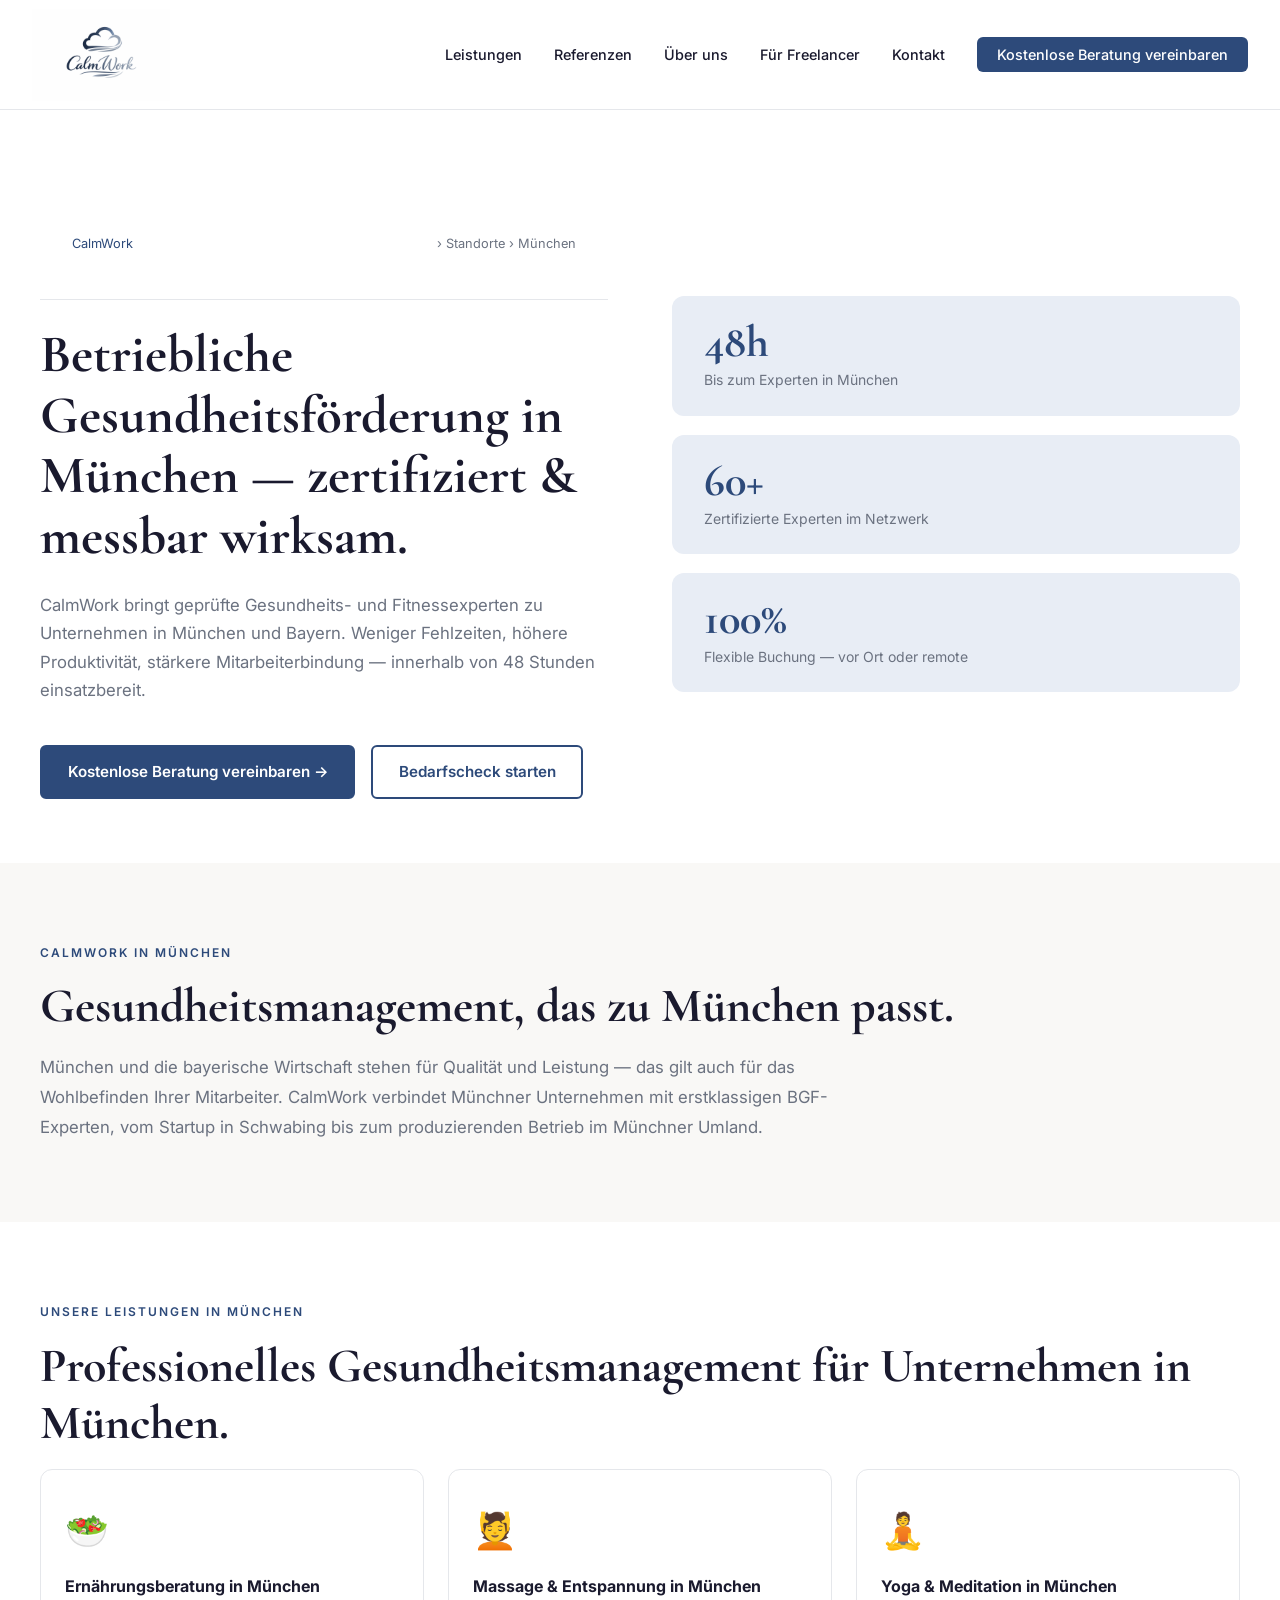
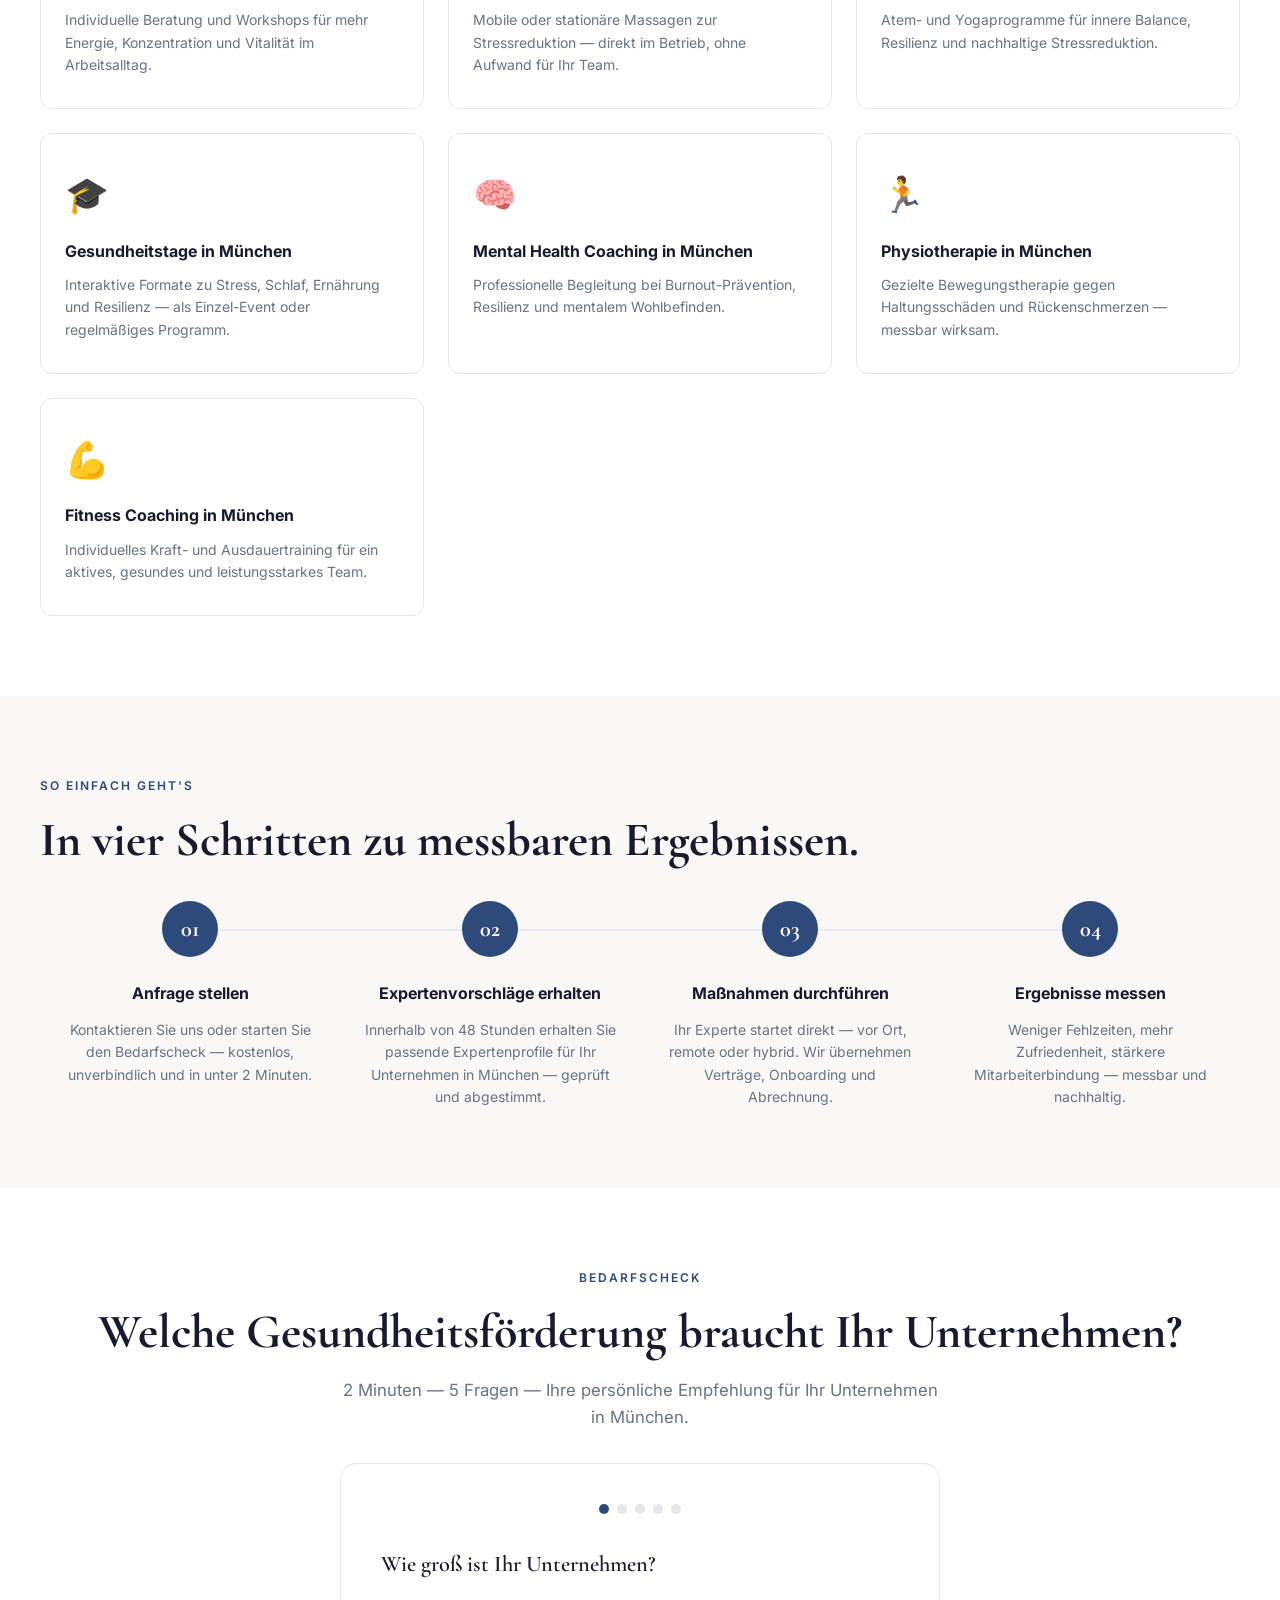
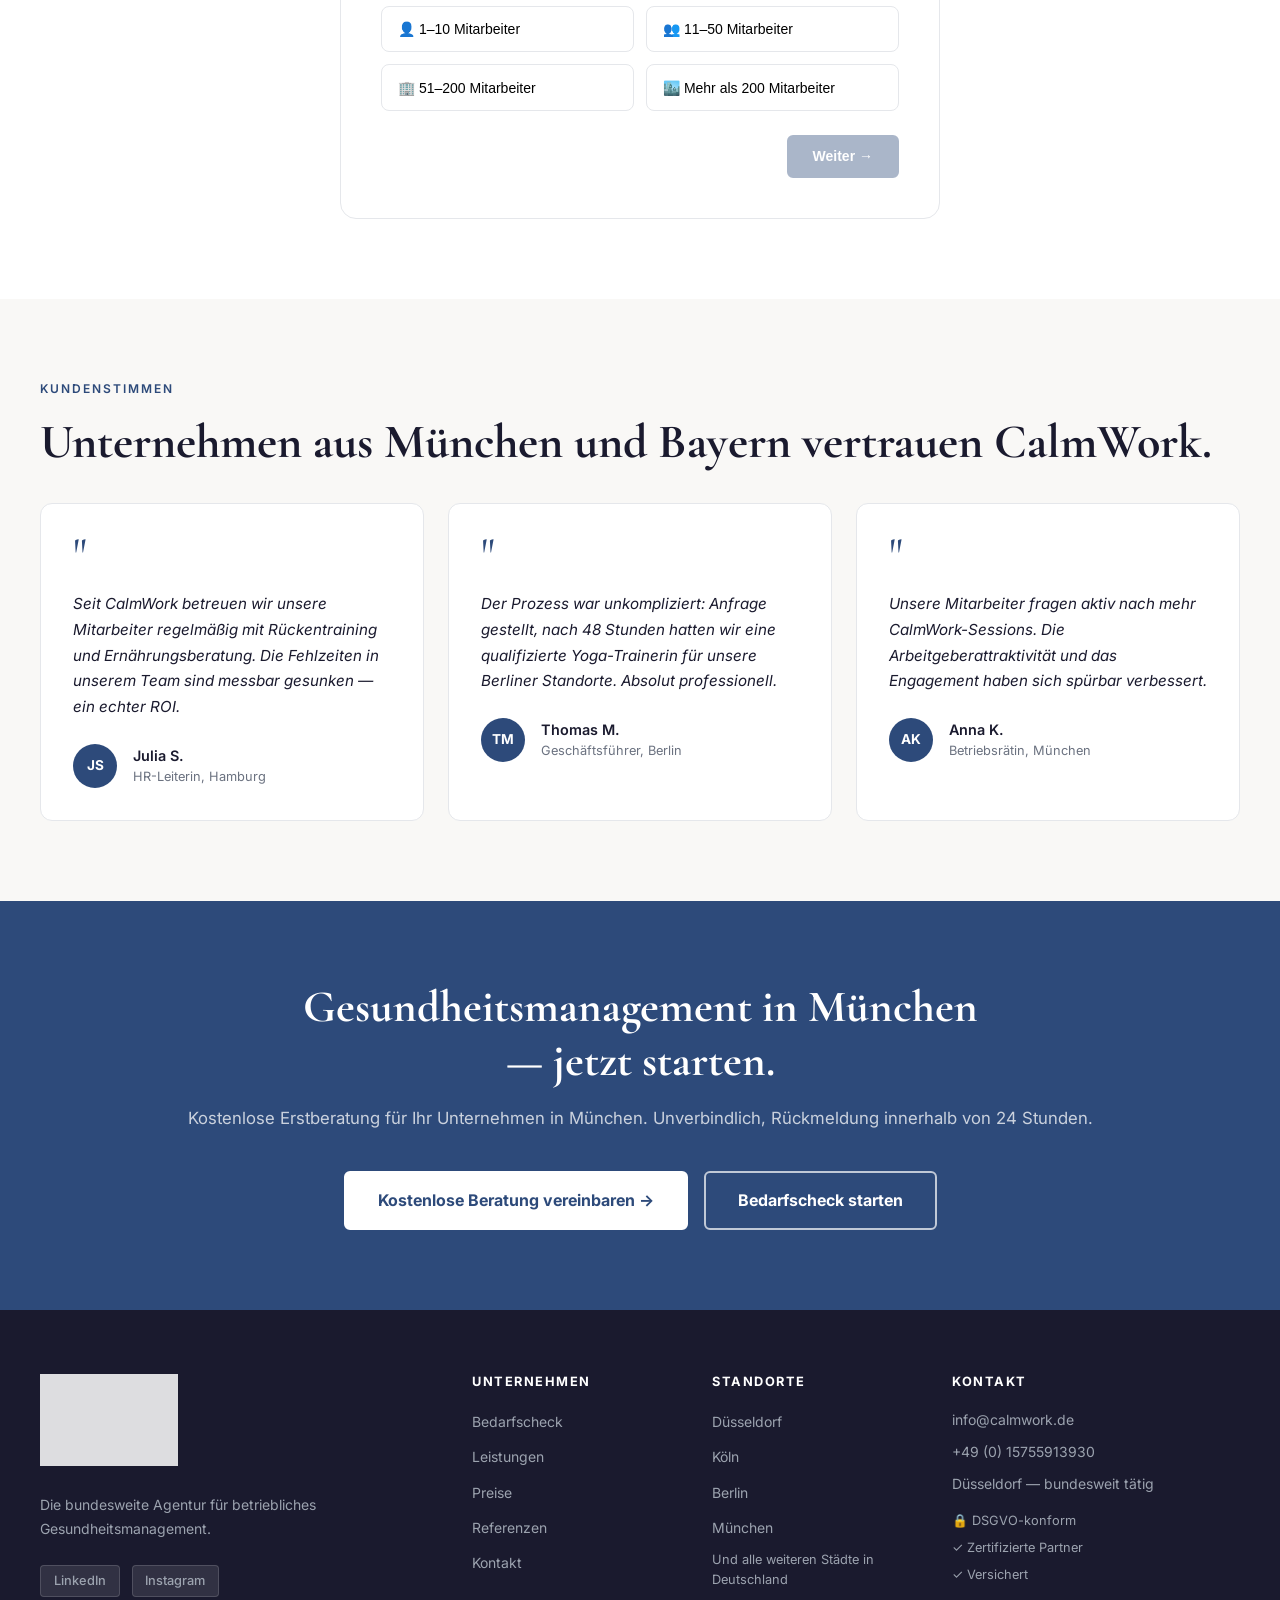
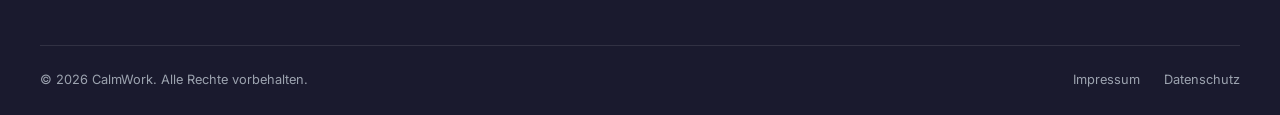
<file: muenchen.html>
<!-- CalmWork Website | Logo: ./logo.png -->
<!DOCTYPE html>
<html lang="de" hreflang="de">
<head>
  <meta charset="UTF-8">
  <meta name="viewport" content="width=device-width, initial-scale=1.0">
  <title>Gesundheitsförderung München – CalmWork | BGF Agentur</title>
  <meta name="description" content="Betriebliche Gesundheitsförderung in München: CalmWork vermittelt zertifizierte Experten für Yoga, Fitness, Ernährung und Mental Health — in 48h, vor Ort oder remote.">
  <meta name="keywords" content="Gesundheitsförderung München, betriebliche Gesundheitsförderung München, BGF München, BGM München, Fitness Coaching München, Yoga Unternehmen München, Mitarbeiterbindung München, Gesundheitsmanagement München">
  <link rel="canonical" href="https://calmwork.de/muenchen.html">
  <link rel="preconnect" href="https://fonts.googleapis.com">
  <link rel="preconnect" href="https://fonts.gstatic.com" crossorigin>
  <link href="https://fonts.googleapis.com/css2?family=Cormorant+Garamond:wght@400;500;600;700&family=Inter:wght@400;500;600;700&display=swap" rel="stylesheet">
  <style>
    :root { --bg: #FFFFFF; --bg-soft: #F9F8F6; --navy: #2d4a7a; --navy-dark: #1a1a2e; --navy-light: #e8edf5; --text: #1a1a2e; --text-muted: #6b7280; --border: #e5e7eb; --footer-bg: #1a1a2e; --footer-text: #9ca3af; }
    *, *::before, *::after { box-sizing: border-box; margin: 0; padding: 0; }
    html { scroll-behavior: smooth; }
    body { font-family: 'Inter', sans-serif; color: var(--text); background: var(--bg); line-height: 1.6; overflow-x: hidden; }
    h1, h2, h3, h4 { font-family: 'Cormorant Garamond', serif; line-height: 1.2; }
    a { color: inherit; text-decoration: none; }
    a:focus-visible { outline: 2px solid var(--navy); outline-offset: 2px; border-radius: 2px; }
    img { max-width: 100%; height: auto; }
    .nav-logo img { height: 92px; width: auto; }
    .footer-col img { height: 92px; width: auto; }
    nav { position: sticky; top: 0; z-index: 1000; background: var(--bg); border-bottom: 1px solid var(--border); padding: 0 2rem; display: flex; align-items: center; justify-content: space-between; height: 110px; transition: box-shadow 0.2s ease; }
    nav.scrolled { box-shadow: 0 2px 12px rgba(0,0,0,0.08); }
    .nav-logo a { display: flex; align-items: center; }
    .nav-links { display: flex; align-items: center; gap: 2rem; list-style: none; }
    .nav-links a { font-size: 0.9rem; font-weight: 500; color: var(--text); transition: color 0.2s; }
    .nav-links a:hover { color: var(--navy); }
    .nav-cta { background: var(--navy); color: #fff !important; padding: 0.55rem 1.25rem; border-radius: 6px; font-weight: 600; font-size: 0.875rem; transition: background 0.2s, transform 0.15s; }
    .nav-cta:hover { background: var(--navy-dark); transform: translateY(-1px); }
    .hamburger { display: none; flex-direction: column; gap: 5px; cursor: pointer; background: none; border: none; padding: 4px; }
    .hamburger span { display: block; width: 24px; height: 2px; background: var(--text); transition: all 0.3s ease; transform-origin: center; }
    .hamburger.open span:nth-child(1) { transform: rotate(45deg) translate(5px, 5px); }
    .hamburger.open span:nth-child(2) { opacity: 0; }
    .hamburger.open span:nth-child(3) { transform: rotate(-45deg) translate(5px, -5px); }
    .mobile-overlay { display: none; position: fixed; inset: 0; background: var(--bg); z-index: 999; flex-direction: column; align-items: center; justify-content: center; gap: 2rem; }
    .mobile-overlay.open { display: flex; }
    .mobile-overlay a { font-size: 1.4rem; font-weight: 600; color: var(--text); }
    .mobile-overlay .nav-cta { font-size: 1rem; padding: 0.75rem 2rem; }
    .mobile-close { position: absolute; top: 1.5rem; right: 2rem; font-size: 2rem; background: none; border: none; cursor: pointer; color: var(--text); line-height: 1; }
    section { padding: 5rem 2rem; }
    .container { max-width: 1200px; margin: 0 auto; }
    .section-label { font-family: 'Inter', sans-serif; font-size: 0.75rem; font-weight: 600; letter-spacing: 2px; text-transform: uppercase; color: var(--navy); margin-bottom: 1rem; }
    .section-heading { font-size: clamp(2rem, 4vw, 3rem); color: var(--text); margin-bottom: 1rem; }
    .section-sub { font-size: 1.05rem; color: var(--text-muted); margin-bottom: 3rem; max-width: 600px; }
    .fade-in { opacity: 0; transform: translateY(24px); transition: opacity 0.55s ease, transform 0.55s ease; }
    .fade-in.visible { opacity: 1; transform: none; }
    .fade-in:nth-child(2) { transition-delay: 0.1s; } .fade-in:nth-child(3) { transition-delay: 0.2s; } .fade-in:nth-child(4) { transition-delay: 0.3s; }
    .hero { padding: 5rem 2rem 4rem; background: var(--bg); }
    .hero-inner { max-width: 1200px; margin: 0 auto; display: grid; grid-template-columns: 1fr 1fr; gap: 4rem; align-items: center; }
    .breadcrumb { font-size: 0.8rem; color: var(--text-muted); margin-bottom: 1.5rem; }
    .breadcrumb a { color: var(--navy); }
    .breadcrumb a:hover { text-decoration: underline; }
    .hero-headline { font-size: clamp(2rem, 4.5vw, 3.3rem); color: var(--navy-dark); line-height: 1.15; margin-bottom: 1.5rem; }
    .hero-sub { font-size: 1.05rem; color: var(--text-muted); margin-bottom: 2.5rem; line-height: 1.7; }
    .hero-ctas { display: flex; gap: 1rem; flex-wrap: wrap; }
    .btn-primary { background: var(--navy); color: #fff; padding: 0.8rem 1.6rem; border-radius: 6px; font-weight: 600; font-size: 0.95rem; border: 2px solid var(--navy); cursor: pointer; transition: background 0.2s, transform 0.15s; display: inline-block; }
    .btn-primary:hover { background: var(--navy-dark); border-color: var(--navy-dark); transform: translateY(-2px); }
    .btn-outline { background: transparent; color: var(--navy); padding: 0.8rem 1.6rem; border-radius: 6px; font-weight: 600; font-size: 0.95rem; border: 2px solid var(--navy); cursor: pointer; transition: background 0.2s, color 0.2s, transform 0.15s; display: inline-block; }
    .btn-outline:hover { background: var(--navy); color: #fff; transform: translateY(-2px); }
    .hero-stats { display: flex; flex-direction: column; gap: 1.2rem; }
    .stat-card { background: var(--navy-light); border-radius: 12px; padding: 1.5rem 2rem; }
    .stat-number { font-family: 'Cormorant Garamond', serif; font-size: 2.8rem; font-weight: 700; color: var(--navy); line-height: 1; margin-bottom: 0.25rem; }
    .stat-label { font-size: 0.875rem; color: var(--text-muted); }
    .local-intro { background: var(--bg-soft); }
    .local-intro-text { font-size: 1.05rem; color: var(--text-muted); line-height: 1.8; max-width: 800px; }
    .leistungen { background: var(--bg); }
    .services-grid { display: grid; grid-template-columns: repeat(3, 1fr); gap: 1.5rem; }
    .service-card { background: var(--bg); border: 1px solid var(--border); border-radius: 12px; padding: 2rem 1.5rem; transition: border-color 0.2s ease, transform 0.2s ease, box-shadow 0.2s ease; }
    .service-card:hover { border-color: var(--navy); transform: translateY(-2px); box-shadow: 0 8px 24px rgba(45,74,122,0.1); }
    .service-icon { font-size: 2.2rem; margin-bottom: 1rem; }
    .service-title { font-family: 'Inter', sans-serif; font-weight: 700; font-size: 1rem; margin-bottom: 0.6rem; }
    .service-desc { font-size: 0.875rem; color: var(--text-muted); line-height: 1.6; }
    .how-it-works { background: var(--bg-soft); }
    .steps-grid { display: grid; grid-template-columns: repeat(4, 1fr); gap: 0; margin-top: 2rem; position: relative; }
    .steps-grid::before { content: ''; position: absolute; top: 28px; left: calc(12.5% + 28px); right: calc(12.5% + 28px); height: 2px; background: var(--navy-light); z-index: 0; }
    .step { padding: 0 1.5rem; text-align: center; position: relative; z-index: 1; }
    .step-number { width: 56px; height: 56px; border-radius: 50%; background: var(--navy); color: #fff; font-family: 'Cormorant Garamond', serif; font-size: 1.4rem; font-weight: 700; display: flex; align-items: center; justify-content: center; margin: 0 auto 1.5rem; }
    .step-title { font-family: 'Inter', sans-serif; font-weight: 700; font-size: 1rem; margin-bottom: 0.75rem; }
    .step-desc { font-size: 0.875rem; color: var(--text-muted); line-height: 1.6; }
    .quiz-section { background: var(--bg); }
    .quiz-card { background: var(--bg); border: 1px solid var(--border); border-radius: 16px; max-width: 600px; margin: 2rem auto 0; padding: 2.5rem; }
    .quiz-progress { display: flex; gap: 0.5rem; margin-bottom: 2rem; justify-content: center; }
    .quiz-dot { width: 10px; height: 10px; border-radius: 50%; background: var(--border); transition: background 0.2s; }
    .quiz-dot.active { background: var(--navy); } .quiz-dot.done { background: #8fa8c8; }
    .quiz-question { font-family: 'Cormorant Garamond', serif; font-size: 1.4rem; font-weight: 600; margin-bottom: 1.5rem; color: var(--text); }
    .quiz-options { display: grid; grid-template-columns: 1fr 1fr; gap: 0.75rem; }
    .quiz-option { border: 1.5px solid var(--border); border-radius: 8px; padding: 0.9rem 1rem; cursor: pointer; font-size: 0.875rem; font-weight: 500; transition: border-color 0.2s, background 0.2s; background: var(--bg); text-align: left; display: flex; align-items: center; gap: 0.5rem; }
    .quiz-option:hover { border-color: var(--navy); background: var(--navy-light); }
    .quiz-option.selected { border-color: var(--navy); background: var(--navy-light); }
    .quiz-nav { display: flex; justify-content: space-between; margin-top: 1.5rem; gap: 1rem; }
    .quiz-btn { padding: 0.7rem 1.5rem; border-radius: 6px; font-weight: 600; font-size: 0.875rem; cursor: pointer; transition: all 0.2s; border: 2px solid var(--navy); }
    .quiz-btn-next { background: var(--navy); color: #fff; margin-left: auto; }
    .quiz-btn-next:disabled { opacity: 0.4; cursor: not-allowed; }
    .quiz-btn-back { background: transparent; color: var(--navy); }
    .quiz-btn-back:hover { background: var(--navy-light); }
    .quiz-btn-next:not(:disabled):hover { background: var(--navy-dark); border-color: var(--navy-dark); }
    .quiz-result { display: none; text-align: center; } .quiz-result.visible { display: block; }
    .quiz-result-icon { font-size: 3rem; margin-bottom: 1rem; }
    .quiz-result-title { font-family: 'Cormorant Garamond', serif; font-size: 1.8rem; color: var(--navy); margin-bottom: 0.75rem; }
    .quiz-result-desc { font-size: 0.95rem; color: var(--text-muted); margin-bottom: 1.5rem; line-height: 1.7; }
    .quiz-tags { display: flex; flex-wrap: wrap; gap: 0.5rem; justify-content: center; margin-bottom: 2rem; }
    .quiz-tag { background: var(--navy); color: #fff; border-radius: 20px; padding: 0.3rem 0.9rem; font-size: 0.8rem; font-weight: 500; }
    .quiz-result-ctas { display: flex; gap: 1rem; justify-content: center; flex-wrap: wrap; }
    .quiz-step { display: none; animation: fadeQ 0.2s ease; } .quiz-step.active { display: block; }
    @keyframes fadeQ { from { opacity: 0; } to { opacity: 1; } }
    .referenzen { background: var(--bg-soft); }
    .testimonials-grid { display: grid; grid-template-columns: repeat(3, 1fr); gap: 1.5rem; margin-top: 2rem; }
    .testimonial-card { background: var(--bg); border: 1px solid var(--border); border-radius: 12px; padding: 2rem; }
    .quote-mark { font-family: 'Cormorant Garamond', serif; font-size: 3rem; color: var(--navy); line-height: 0.8; margin-bottom: 1rem; }
    .quote-text { font-size: 0.95rem; color: var(--text); line-height: 1.7; margin-bottom: 1.5rem; font-style: italic; }
    .testimonial-author { display: flex; align-items: center; gap: 1rem; }
    .avatar { width: 44px; height: 44px; border-radius: 50%; background: var(--navy); color: #fff; font-weight: 700; font-size: 0.85rem; display: flex; align-items: center; justify-content: center; flex-shrink: 0; }
    .author-name { font-weight: 600; font-size: 0.9rem; } .author-title { font-size: 0.8rem; color: var(--text-muted); }
    .local-cta { background: var(--navy); padding: 5rem 2rem; text-align: center; }
    .local-cta-heading { font-size: clamp(2rem, 4vw, 2.8rem); color: #fff; margin-bottom: 1rem; max-width: 700px; margin-left: auto; margin-right: auto; }
    .local-cta-sub { font-size: 1.05rem; color: rgba(255,255,255,0.75); margin-bottom: 2.5rem; }
    .local-cta-btns { display: flex; gap: 1rem; justify-content: center; flex-wrap: wrap; }
    .btn-white { background: #fff; color: var(--navy); padding: 0.9rem 2rem; border-radius: 6px; font-weight: 700; font-size: 1rem; border: 2px solid #fff; transition: all 0.2s; display: inline-block; }
    .btn-white:hover { background: transparent; color: #fff; transform: translateY(-2px); }
    .btn-white-outline { background: transparent; color: #fff; padding: 0.9rem 2rem; border-radius: 6px; font-weight: 700; font-size: 1rem; border: 2px solid rgba(255,255,255,0.7); transition: all 0.2s; display: inline-block; }
    .btn-white-outline:hover { background: rgba(255,255,255,0.1); transform: translateY(-2px); }
    footer { background: var(--footer-bg); color: var(--footer-text); padding: 4rem 2rem 0; }
    .footer-inner { max-width: 1200px; margin: 0 auto; display: grid; grid-template-columns: 2fr 1fr 1fr 1.5fr; gap: 3rem; padding-bottom: 3rem; }
    .footer-brand-desc { font-size: 0.875rem; line-height: 1.7; margin: 1.25rem 0 1.5rem; }
    .footer-socials { display: flex; gap: 0.75rem; flex-wrap: wrap; }
    .footer-social-badge { background: rgba(255,255,255,0.1); border: 1px solid rgba(255,255,255,0.15); border-radius: 4px; padding: 0.3rem 0.8rem; font-size: 0.8rem; font-weight: 500; color: var(--footer-text); transition: background 0.2s; }
    .footer-social-badge:hover { background: rgba(255,255,255,0.18); }
    .footer-col h4 { font-family: 'Inter', sans-serif; font-size: 0.8rem; font-weight: 700; letter-spacing: 1.5px; text-transform: uppercase; color: #fff; margin-bottom: 1.25rem; }
    .footer-links { list-style: none; display: flex; flex-direction: column; gap: 0.6rem; }
    .footer-links a { font-size: 0.875rem; color: var(--footer-text); transition: color 0.2s; }
    .footer-links a:hover { color: #fff; }
    .footer-contact-item { display: flex; gap: 0.5rem; font-size: 0.875rem; margin-bottom: 0.6rem; }
    .footer-contact-item a { color: var(--footer-text); transition: color 0.2s; }
    .footer-contact-item a:hover { color: #fff; }
    .footer-trust { display: flex; flex-direction: column; gap: 0.4rem; margin-top: 1rem; }
    .footer-trust-item { font-size: 0.8rem; display: flex; align-items: center; gap: 0.3rem; }
    .footer-bottom { border-top: 1px solid rgba(255,255,255,0.1); padding: 1.5rem 0; max-width: 1200px; margin: 0 auto; display: flex; justify-content: space-between; align-items: center; font-size: 0.8rem; }
    .footer-bottom-links { display: flex; gap: 1.5rem; }
    .footer-bottom a { color: var(--footer-text); transition: color 0.2s; }
    .footer-bottom a:hover { color: #fff; }
    @media (max-width: 1024px) { .services-grid { grid-template-columns: repeat(2, 1fr); } .steps-grid { grid-template-columns: repeat(2, 1fr); } .steps-grid::before { display: none; } .testimonials-grid { grid-template-columns: repeat(2, 1fr); } .footer-inner { grid-template-columns: 1fr 1fr; gap: 2rem; } }
    @media (max-width: 768px) { nav { padding: 0 1rem; } .nav-links, .nav-cta-wrap { display: none; } .hamburger { display: flex; } section { padding: 3.5rem 1.25rem; } .hero { padding: 3rem 1.25rem; } .hero-inner { grid-template-columns: 1fr; gap: 2.5rem; } .services-grid { grid-template-columns: 1fr; } .steps-grid { grid-template-columns: 1fr; gap: 2rem; } .testimonials-grid { grid-template-columns: 1fr; } .footer-inner { grid-template-columns: 1fr; gap: 2rem; } .footer-bottom { flex-direction: column; gap: 1rem; text-align: center; } .quiz-options { grid-template-columns: 1fr; } }
  </style>
</head>
<body>
<nav id="main-nav" role="navigation" aria-label="Hauptnavigation">
  <div class="nav-logo"><a href="index.html" aria-label="CalmWork Startseite"><img src="./logo.png" height="10" alt="CalmWork"></a></div>
  <ul class="nav-links">
    <li><a href="index.html#leistungen">Leistungen</a></li><li><a href="index.html#referenzen">Referenzen</a></li><li><a href="index.html#about">Über uns</a></li><li><a href="index.html#freelancer">Für Freelancer</a></li><li><a href="mailto:info@calmwork.de">Kontakt</a></li>
    <li class="nav-cta-wrap"><a href="mailto:info@calmwork.de" class="nav-cta">Kostenlose Beratung vereinbaren</a></li>
  </ul>
  <button class="hamburger" id="hamburger" aria-label="Menü öffnen" aria-expanded="false"><span></span><span></span><span></span></button>
</nav>
<div class="mobile-overlay" id="mobile-overlay" role="dialog" aria-label="Mobilmenü">
  <button class="mobile-close" id="mobile-close" aria-label="Menü schließen">×</button>
  <a href="index.html#leistungen">Leistungen</a><a href="index.html#referenzen">Referenzen</a><a href="index.html#about">Über uns</a><a href="index.html#freelancer">Für Freelancer</a><a href="mailto:info@calmwork.de">Kontakt</a>
  <a href="mailto:info@calmwork.de" class="nav-cta">Kostenlose Beratung vereinbaren</a>
</div>
<main>
<section class="hero">
  <div class="hero-inner">
    <div class="fade-in">
      <nav class="breadcrumb" aria-label="Brotkrümelnavigation"><a href="index.html">CalmWork</a> › Standorte › München</nav>
      <h1 class="hero-headline">Betriebliche Gesundheitsförderung in München — zertifiziert &amp; messbar wirksam.</h1>
      <p class="hero-sub">CalmWork bringt geprüfte Gesundheits- und Fitnessexperten zu Unternehmen in München und Bayern. Weniger Fehlzeiten, höhere Produktivität, stärkere Mitarbeiterbindung — innerhalb von 48 Stunden einsatzbereit.</p>
      <div class="hero-ctas"><a href="mailto:info@calmwork.de" class="btn-primary">Kostenlose Beratung vereinbaren →</a><a href="#quiz" class="btn-outline">Bedarfscheck starten</a></div>
    </div>
    <div class="hero-stats fade-in">
      <div class="stat-card"><div class="stat-number">48h</div><div class="stat-label">Bis zum Experten in München</div></div>
      <div class="stat-card"><div class="stat-number">60+</div><div class="stat-label">Zertifizierte Experten im Netzwerk</div></div>
      <div class="stat-card"><div class="stat-number">100%</div><div class="stat-label">Flexible Buchung — vor Ort oder remote</div></div>
    </div>
  </div>
</section>

<section class="local-intro">
  <div class="container">
    <p class="section-label">CalmWork in München</p>
    <h2 class="section-heading">Gesundheitsmanagement, das zu München passt.</h2>
    <p class="local-intro-text fade-in">München und die bayerische Wirtschaft stehen für Qualität und Leistung — das gilt auch für das Wohlbefinden Ihrer Mitarbeiter. CalmWork verbindet Münchner Unternehmen mit erstklassigen BGF-Experten, vom Startup in Schwabing bis zum produzierenden Betrieb im Münchner Umland.</p>
  </div>
</section>

<section class="leistungen" id="leistungen">
  <div class="container">
    <p class="section-label">Unsere Leistungen in München</p>
    <h2 class="section-heading">Professionelles Gesundheitsmanagement für Unternehmen in München.</h2>
    <div class="services-grid">
      <div class="service-card fade-in"><div class="service-icon">🥗</div><div class="service-title">Ernährungsberatung in München</div><p class="service-desc">Individuelle Beratung und Workshops für mehr Energie, Konzentration und Vitalität im Arbeitsalltag.</p></div>
      <div class="service-card fade-in"><div class="service-icon">💆</div><div class="service-title">Massage &amp; Entspannung in München</div><p class="service-desc">Mobile oder stationäre Massagen zur Stressreduktion — direkt im Betrieb, ohne Aufwand für Ihr Team.</p></div>
      <div class="service-card fade-in"><div class="service-icon">🧘</div><div class="service-title">Yoga &amp; Meditation in München</div><p class="service-desc">Atem- und Yogaprogramme für innere Balance, Resilienz und nachhaltige Stressreduktion.</p></div>
      <div class="service-card fade-in"><div class="service-icon">🎓</div><div class="service-title">Gesundheitstage in München</div><p class="service-desc">Interaktive Formate zu Stress, Schlaf, Ernährung und Resilienz — als Einzel-Event oder regelmäßiges Programm.</p></div>
      <div class="service-card fade-in"><div class="service-icon">🧠</div><div class="service-title">Mental Health Coaching in München</div><p class="service-desc">Professionelle Begleitung bei Burnout-Prävention, Resilienz und mentalem Wohlbefinden.</p></div>
      <div class="service-card fade-in"><div class="service-icon">🏃</div><div class="service-title">Physiotherapie in München</div><p class="service-desc">Gezielte Bewegungstherapie gegen Haltungsschäden und Rückenschmerzen — messbar wirksam.</p></div>
      <div class="service-card fade-in"><div class="service-icon">💪</div><div class="service-title">Fitness Coaching in München</div><p class="service-desc">Individuelles Kraft- und Ausdauertraining für ein aktives, gesundes und leistungsstarkes Team.</p></div>
    </div>
  </div>
</section>

<section class="how-it-works">
  <div class="container">
    <p class="section-label">So einfach geht's</p>
    <h2 class="section-heading">In vier Schritten zu messbaren Ergebnissen.</h2>
    <div class="steps-grid">
      <div class="step fade-in"><div class="step-number">01</div><div class="step-title">Anfrage stellen</div><p class="step-desc">Kontaktieren Sie uns oder starten Sie den Bedarfscheck — kostenlos, unverbindlich und in unter 2 Minuten.</p></div>
      <div class="step fade-in"><div class="step-number">02</div><div class="step-title">Expertenvorschläge erhalten</div><p class="step-desc">Innerhalb von 48 Stunden erhalten Sie passende Expertenprofile für Ihr Unternehmen in München — geprüft und abgestimmt.</p></div>
      <div class="step fade-in"><div class="step-number">03</div><div class="step-title">Maßnahmen durchführen</div><p class="step-desc">Ihr Experte startet direkt — vor Ort, remote oder hybrid. Wir übernehmen Verträge, Onboarding und Abrechnung.</p></div>
      <div class="step fade-in"><div class="step-number">04</div><div class="step-title">Ergebnisse messen</div><p class="step-desc">Weniger Fehlzeiten, mehr Zufriedenheit, stärkere Mitarbeiterbindung — messbar und nachhaltig.</p></div>
    </div>
  </div>
</section>

<section class="quiz-section" id="quiz">
  <div class="container" style="text-align:center;">
    <p class="section-label">Bedarfscheck</p>
    <h2 class="section-heading">Welche Gesundheitsförderung braucht Ihr Unternehmen?</h2>
    <p class="section-sub" style="margin:0 auto 2rem;">2 Minuten — 5 Fragen — Ihre persönliche Empfehlung für Ihr Unternehmen in München.</p>
  </div>
  <div class="quiz-card fade-in">
    <div class="quiz-progress" id="quiz-progress"><div class="quiz-dot active"></div><div class="quiz-dot"></div><div class="quiz-dot"></div><div class="quiz-dot"></div><div class="quiz-dot"></div></div>
    <div class="quiz-step active" id="quiz-q1"><p class="quiz-question">Wie groß ist Ihr Unternehmen?</p><div class="quiz-options"><button class="quiz-option" data-value="small">👤 1–10 Mitarbeiter</button><button class="quiz-option" data-value="medium">👥 11–50 Mitarbeiter</button><button class="quiz-option" data-value="large">🏢 51–200 Mitarbeiter</button><button class="quiz-option" data-value="enterprise">🏙️ Mehr als 200 Mitarbeiter</button></div><div class="quiz-nav"><button class="quiz-btn quiz-btn-next" id="quiz-next-1" disabled>Weiter →</button></div></div>
    <div class="quiz-step" id="quiz-q2"><p class="quiz-question">Was ist die größte Herausforderung in Ihrem Team?</p><div class="quiz-options"><button class="quiz-option" data-value="stress">😰 Stress &amp; Burnout</button><button class="quiz-option" data-value="ruecken">🪑 Rücken &amp; Haltung</button><button class="quiz-option" data-value="ernaehrung">🥗 Ernährung &amp; Energie</button><button class="quiz-option" data-value="mental">🧠 Mentale Gesundheit</button></div><div class="quiz-nav"><button class="quiz-btn quiz-btn-back" data-goto="1">← Zurück</button><button class="quiz-btn quiz-btn-next" id="quiz-next-2" disabled>Weiter →</button></div></div>
    <div class="quiz-step" id="quiz-q3"><p class="quiz-question">Wo sollen Maßnahmen stattfinden?</p><div class="quiz-options"><button class="quiz-option" data-value="onsite">🏠 Vor Ort im Betrieb</button><button class="quiz-option" data-value="remote">💻 Online / Remote</button><button class="quiz-option" data-value="hybrid">🔀 Hybrid</button></div><div class="quiz-nav"><button class="quiz-btn quiz-btn-back" data-goto="2">← Zurück</button><button class="quiz-btn quiz-btn-next" id="quiz-next-3" disabled>Weiter →</button></div></div>
    <div class="quiz-step" id="quiz-q4"><p class="quiz-question">Wie oft sollen Maßnahmen stattfinden?</p><div class="quiz-options"><button class="quiz-option" data-value="once">📅 Einmalig / Gesundheitstag</button><button class="quiz-option" data-value="monthly">🔁 Monatlich</button><button class="quiz-option" data-value="weekly">📆 Wöchentlich</button><button class="quiz-option" data-value="continuous">✨ Kontinuierliches Programm</button></div><div class="quiz-nav"><button class="quiz-btn quiz-btn-back" data-goto="3">← Zurück</button><button class="quiz-btn quiz-btn-next" id="quiz-next-4" disabled>Weiter →</button></div></div>
    <div class="quiz-step" id="quiz-q5"><p class="quiz-question">Monatliches Budget für Gesundheitsmanagement?</p><div class="quiz-options"><button class="quiz-option" data-value="low">💡 Unter 500 €</button><button class="quiz-option" data-value="mid">💼 500–2.000 €</button><button class="quiz-option" data-value="high">📈 2.000–5.000 €</button><button class="quiz-option" data-value="ent">🚀 Über 5.000 €</button></div><div class="quiz-nav"><button class="quiz-btn quiz-btn-back" data-goto="4">← Zurück</button><button class="quiz-btn quiz-btn-next" id="quiz-next-5" disabled>Ergebnis anzeigen →</button></div></div>
    <div class="quiz-result" id="quiz-result"><div class="quiz-result-icon" id="result-icon"></div><div class="quiz-result-title" id="result-title"></div><p class="quiz-result-desc" id="result-desc"></p><div class="quiz-tags" id="result-tags"></div><div class="quiz-result-ctas"><a href="mailto:info@calmwork.de" class="btn-primary">Kostenlose Beratung vereinbaren →</a><button class="btn-outline" id="quiz-restart">Quiz wiederholen</button></div></div>
  </div>
</section>

<section class="referenzen">
  <div class="container">
    <p class="section-label">Kundenstimmen</p>
    <h2 class="section-heading">Unternehmen aus München und Bayern vertrauen CalmWork.</h2>
    <div class="testimonials-grid">
      <article class="testimonial-card fade-in"><div class="quote-mark">"</div><p class="quote-text">Seit CalmWork betreuen wir unsere Mitarbeiter regelmäßig mit Rückentraining und Ernährungsberatung. Die Fehlzeiten in unserem Team sind messbar gesunken — ein echter ROI.</p><div class="testimonial-author"><div class="avatar" aria-hidden="true">JS</div><div><div class="author-name">Julia S.</div><div class="author-title">HR-Leiterin, Hamburg</div></div></div></article>
      <article class="testimonial-card fade-in"><div class="quote-mark">"</div><p class="quote-text">Der Prozess war unkompliziert: Anfrage gestellt, nach 48 Stunden hatten wir eine qualifizierte Yoga-Trainerin für unsere Berliner Standorte. Absolut professionell.</p><div class="testimonial-author"><div class="avatar" aria-hidden="true">TM</div><div><div class="author-name">Thomas M.</div><div class="author-title">Geschäftsführer, Berlin</div></div></div></article>
      <article class="testimonial-card fade-in"><div class="quote-mark">"</div><p class="quote-text">Unsere Mitarbeiter fragen aktiv nach mehr CalmWork-Sessions. Die Arbeitgeberattraktivität und das Engagement haben sich spürbar verbessert.</p><div class="testimonial-author"><div class="avatar" aria-hidden="true">AK</div><div><div class="author-name">Anna K.</div><div class="author-title">Betriebsrätin, München</div></div></div></article>
    </div>
  </div>
</section>

<section class="local-cta">
  <h2 class="local-cta-heading">Gesundheitsmanagement in München — jetzt starten.</h2>
  <p class="local-cta-sub">Kostenlose Erstberatung für Ihr Unternehmen in München. Unverbindlich, Rückmeldung innerhalb von 24 Stunden.</p>
  <div class="local-cta-btns"><a href="mailto:info@calmwork.de" class="btn-white">Kostenlose Beratung vereinbaren →</a><a href="#quiz" class="btn-white-outline">Bedarfscheck starten</a></div>
</section>
</main>
<footer>
  <div class="footer-inner">
    <div class="footer-col"><a href="index.html" aria-label="CalmWork Startseite"><img src="./logo.png" height="10" alt="CalmWork" style="filter: brightness(0) invert(1) opacity(0.85);"></a><p class="footer-brand-desc">Die bundesweite Agentur für betriebliches Gesundheitsmanagement.</p><div class="footer-socials"><a href="#" class="footer-social-badge">LinkedIn</a><a href="#" class="footer-social-badge">Instagram</a></div></div>
    <div class="footer-col"><h4>Unternehmen</h4><ul class="footer-links"><li><a href="index.html#quiz">Bedarfscheck</a></li><li><a href="index.html#leistungen">Leistungen</a></li><li><a href="index.html#preise">Preise</a></li><li><a href="index.html#referenzen">Referenzen</a></li><li><a href="mailto:info@calmwork.de">Kontakt</a></li></ul></div>
    <div class="footer-col"><h4>Standorte</h4><ul class="footer-links"><li><a href="duesseldorf.html">Düsseldorf</a></li><li><a href="koeln.html">Köln</a></li><li><a href="berlin.html">Berlin</a></li><li><a href="muenchen.html">München</a></li><li style="color:var(--footer-text);font-size:0.8rem;">Und alle weiteren Städte in Deutschland</li></ul></div>
    <div class="footer-col"><h4>Kontakt</h4><div class="footer-contact-item"><a href="mailto:info@calmwork.de">info@calmwork.de</a></div><div class="footer-contact-item"><a href="tel:+4915755913930">+49 (0) 15755913930</a></div><div class="footer-contact-item">Düsseldorf — bundesweit tätig</div><div class="footer-trust"><div class="footer-trust-item">🔒 DSGVO-konform</div><div class="footer-trust-item">✓ Zertifizierte Partner</div><div class="footer-trust-item">✓ Versichert</div></div></div>
  </div>
  <div class="footer-bottom"><span>© 2026 CalmWork. Alle Rechte vorbehalten.</span><div class="footer-bottom-links"><a href="impressum.html">Impressum</a><a href="datenschutz.html">Datenschutz</a></div></div>
</footer>
<script>
  const nav = document.getElementById('main-nav');
  window.addEventListener('scroll', () => { nav.classList.toggle('scrolled', window.scrollY > 10); }, { passive: true });
  const hamburger = document.getElementById('hamburger'); const overlay = document.getElementById('mobile-overlay'); const mobileClose = document.getElementById('mobile-close');
  hamburger.addEventListener('click', () => { const isOpen = overlay.classList.toggle('open'); hamburger.classList.toggle('open', isOpen); hamburger.setAttribute('aria-expanded', isOpen); document.body.style.overflow = isOpen ? 'hidden' : ''; });
  mobileClose.addEventListener('click', closeMenu); overlay.querySelectorAll('a').forEach(a => a.addEventListener('click', closeMenu));
  function closeMenu() { overlay.classList.remove('open'); hamburger.classList.remove('open'); hamburger.setAttribute('aria-expanded', 'false'); document.body.style.overflow = ''; }
  const observer = new IntersectionObserver((entries) => { entries.forEach(e => { if (e.isIntersecting) { e.target.classList.add('visible'); observer.unobserve(e.target); } }); }, { threshold: 0.15 });
  document.querySelectorAll('.fade-in').forEach(el => observer.observe(el));
  let currentQ = 1; const answers = {};
  function showQuestion(n) { document.querySelectorAll('.quiz-step').forEach(s => s.classList.remove('active')); const step = document.getElementById('quiz-q' + n); if (step) step.classList.add('active'); currentQ = n; updateProgress(); }
  function updateProgress() { const dots = document.querySelectorAll('.quiz-dot'); dots.forEach((dot, i) => { dot.classList.remove('active', 'done'); if (i + 1 === currentQ) dot.classList.add('active'); else if (i + 1 < currentQ) dot.classList.add('done'); }); }
  document.querySelectorAll('.quiz-options').forEach(opts => { opts.querySelectorAll('.quiz-option').forEach(btn => { btn.addEventListener('click', () => { opts.querySelectorAll('.quiz-option').forEach(b => b.classList.remove('selected')); btn.classList.add('selected'); const qNum = opts.closest('.quiz-step').id.replace('quiz-q', ''); answers[qNum] = btn.dataset.value; const nextBtn = opts.closest('.quiz-step').querySelector('.quiz-btn-next'); if (nextBtn) nextBtn.disabled = false; }); }); });
  document.querySelectorAll('.quiz-btn-next').forEach(btn => { btn.addEventListener('click', () => { const qNum = parseInt(btn.id.replace('quiz-next-', ''), 10); if (qNum < 5) { showQuestion(qNum + 1); } else { showResult(); } }); });
  document.querySelectorAll('.quiz-btn-back').forEach(btn => { btn.addEventListener('click', () => { showQuestion(parseInt(btn.dataset.goto, 10)); }); });
  const results = { stress: { icon: '🧘', title: 'Stressmanagement & Resilienz', desc: 'Ihr Team profitiert von gezielten Programmen zur Burnout-Prävention und Stressreduktion.', tags: ['Yoga & Meditation', 'Atemübungen', 'Resilienz-Coaching', 'Remote möglich'] }, ruecken: { icon: '🏃', title: 'Bewegung & Rückengesundheit', desc: 'Haltungsschäden und Rückenschmerzen sind vermeidbar. Unsere Physiotherapeuten entwickeln ein individuelles Bewegungsprogramm für Ihr Team.', tags: ['Rückentraining', 'Ergonomie-Beratung', 'Aktive Pausen', 'Vor Ort/Remote'] }, ernaehrung: { icon: '🥗', title: 'Ernährungsberatung & Vitalität', desc: 'Mehr Energie, bessere Konzentration und weniger Mittagstief — unsere Ernährungsberater bringen nachhaltige Vitalität in Ihren Arbeitsalltag.', tags: ['Ernährungs-Workshops', 'Vitalitätsprogramme', 'Einzelberatung', 'Online'] }, mental: { icon: '🧠', title: 'Mentale Gesundheit & Coaching', desc: 'Psychische Gesundheit ist die Grundlage für Produktivität. Unsere Coaches stärken Resilienz und fördern eine gesunde Arbeitskultur.', tags: ['Stress-Coaching', 'Führungskräfte-Beratung', 'Teamworkshops', 'Vertraulich'] } };
  function showResult() { document.querySelectorAll('.quiz-step').forEach(s => s.classList.remove('active')); const r = results[answers['2']] || results.stress; document.getElementById('result-icon').textContent = r.icon; document.getElementById('result-title').textContent = r.title; document.getElementById('result-desc').textContent = r.desc; document.getElementById('result-tags').innerHTML = r.tags.map(t => `<span class="quiz-tag">${t}</span>`).join(''); document.getElementById('quiz-result').classList.add('visible'); }
  document.getElementById('quiz-restart').addEventListener('click', () => { currentQ = 1; Object.keys(answers).forEach(k => delete answers[k]); document.getElementById('quiz-result').classList.remove('visible'); document.querySelectorAll('.quiz-option').forEach(o => o.classList.remove('selected')); document.querySelectorAll('.quiz-btn-next').forEach(b => b.disabled = true); showQuestion(1); });
</script>
</body>
</html>
</file>
